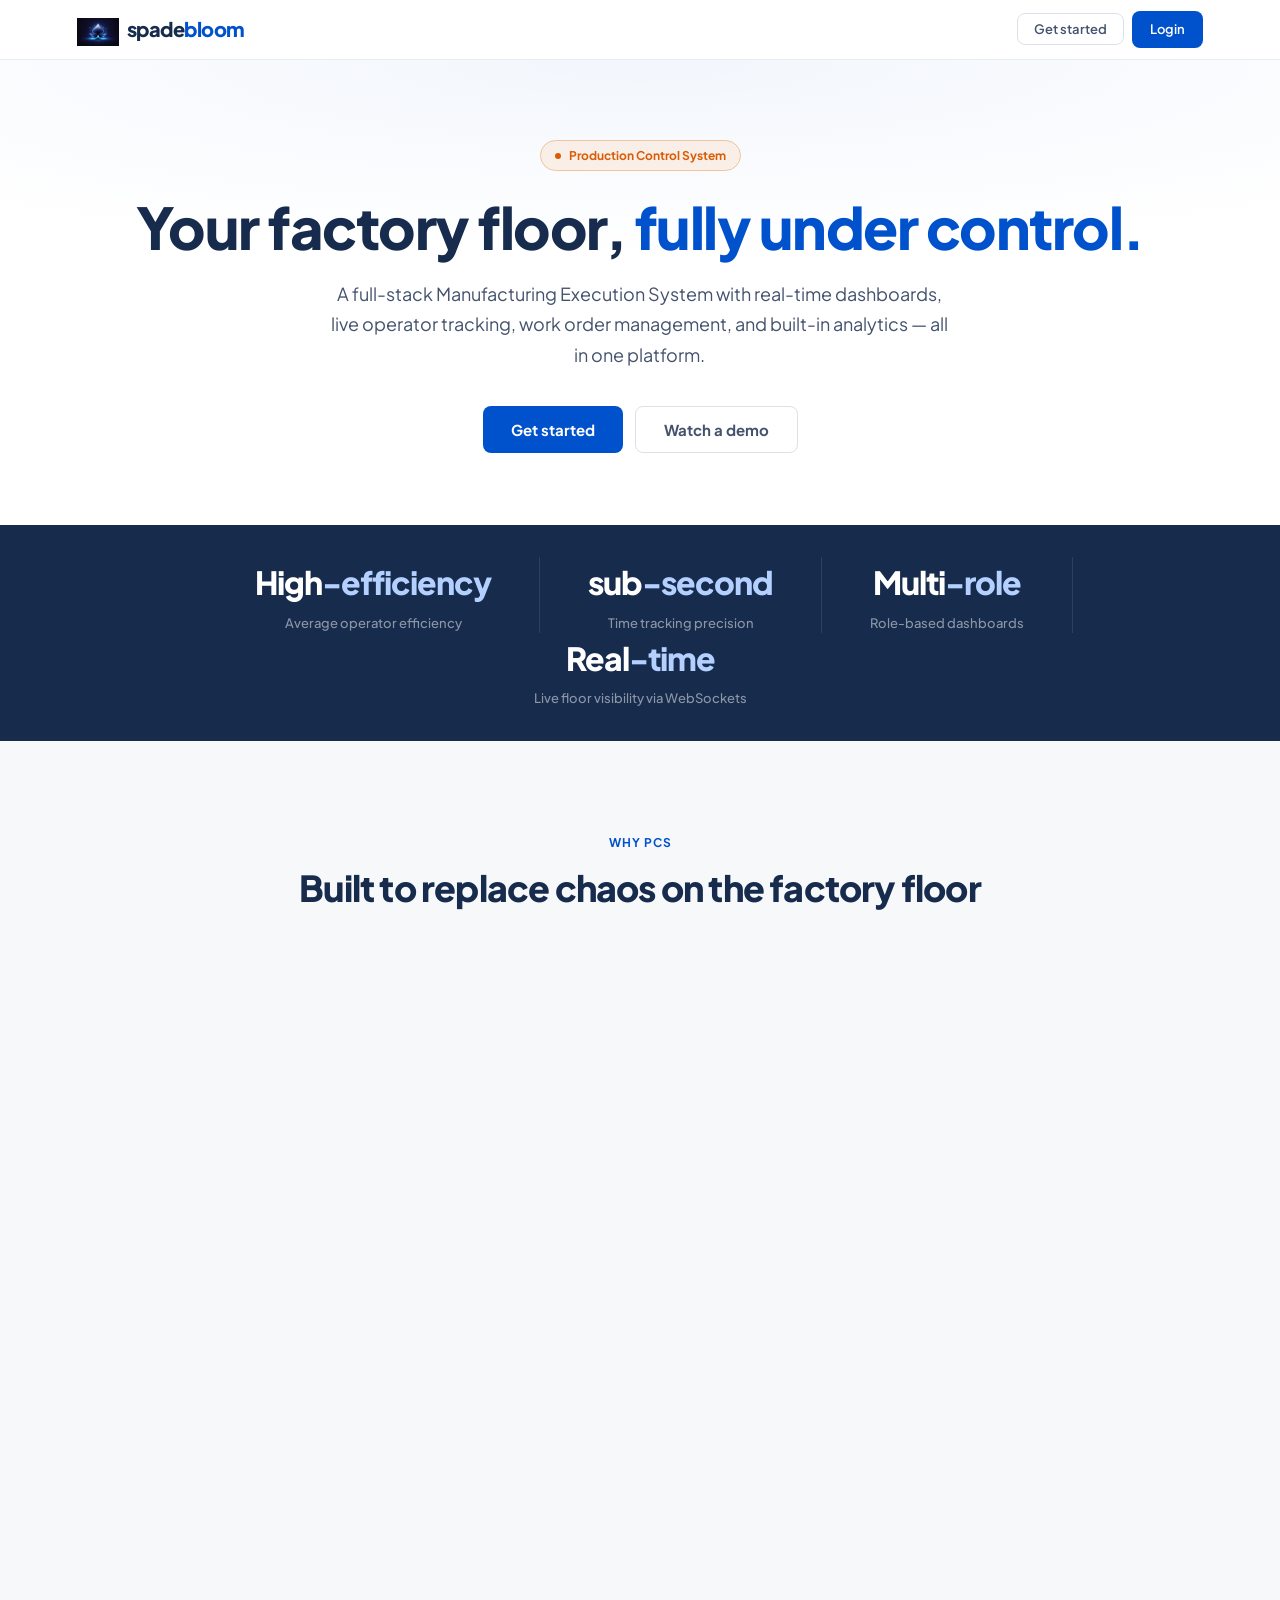
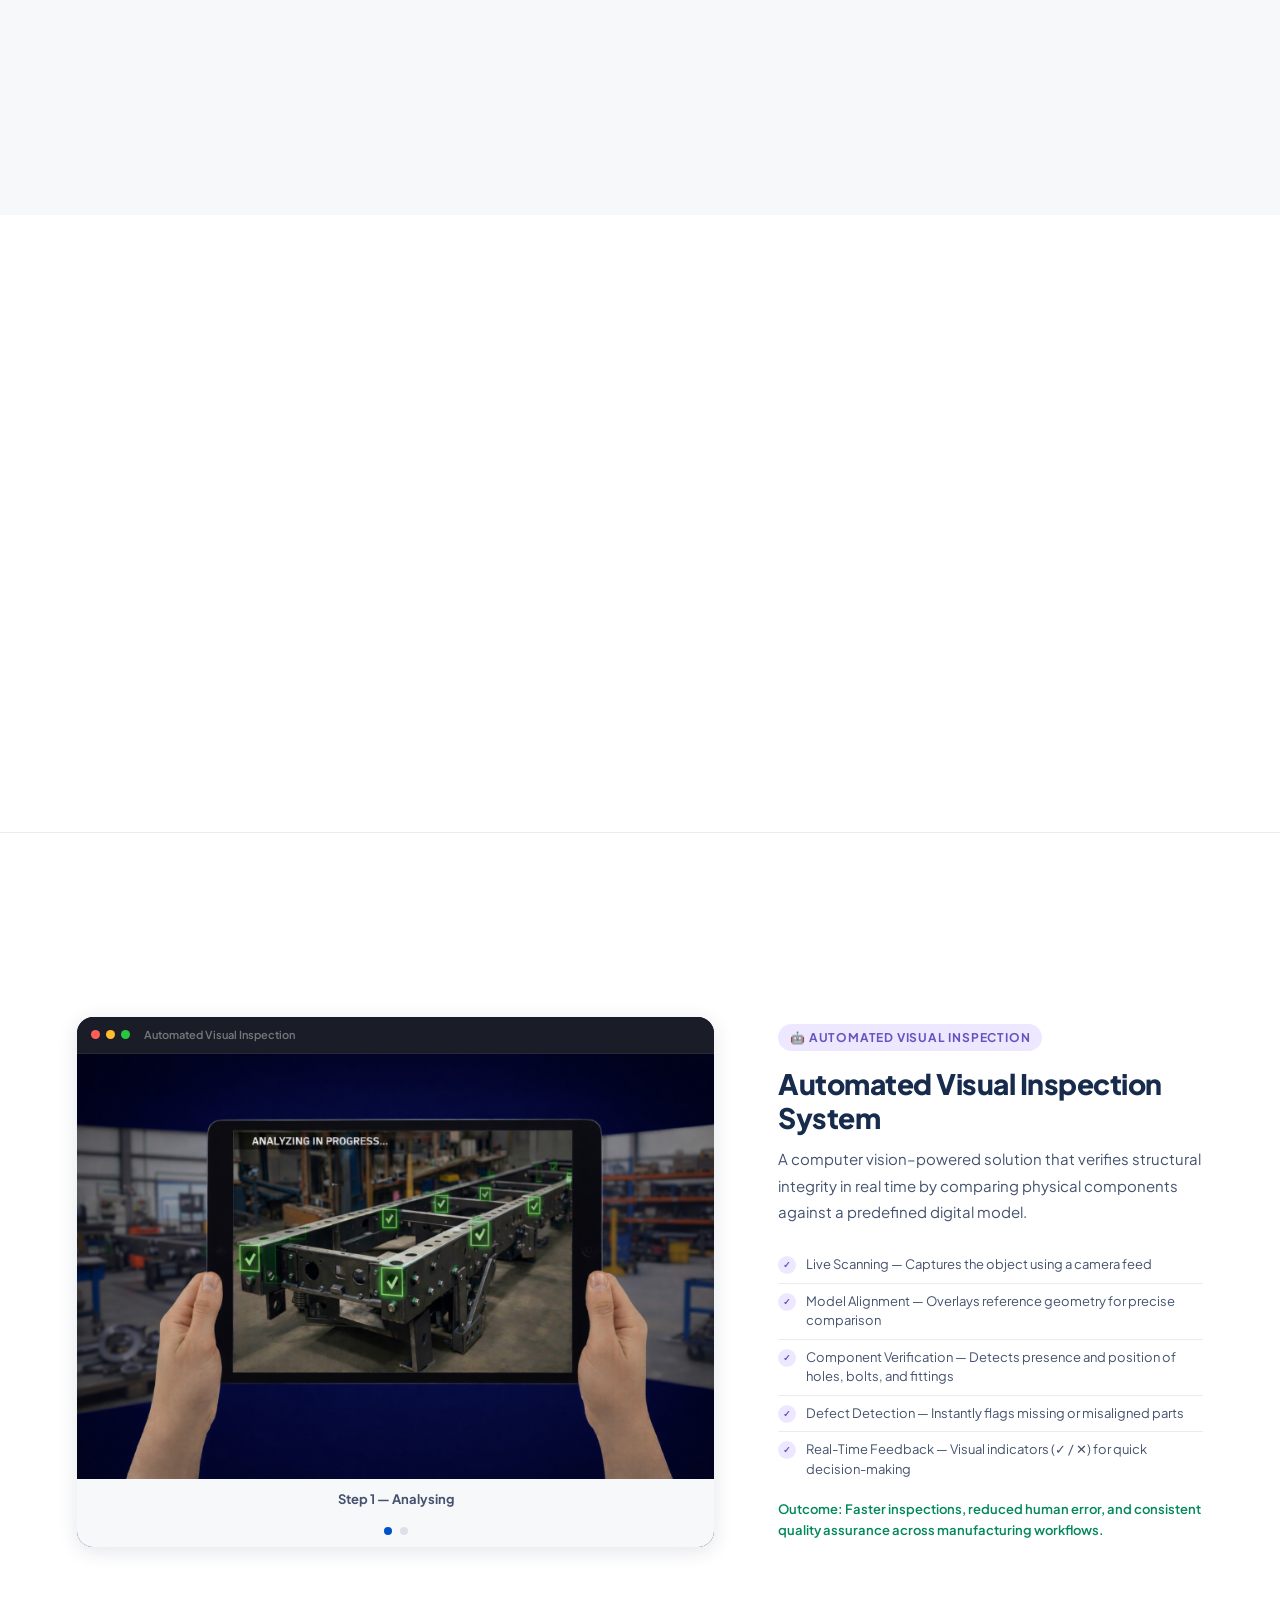
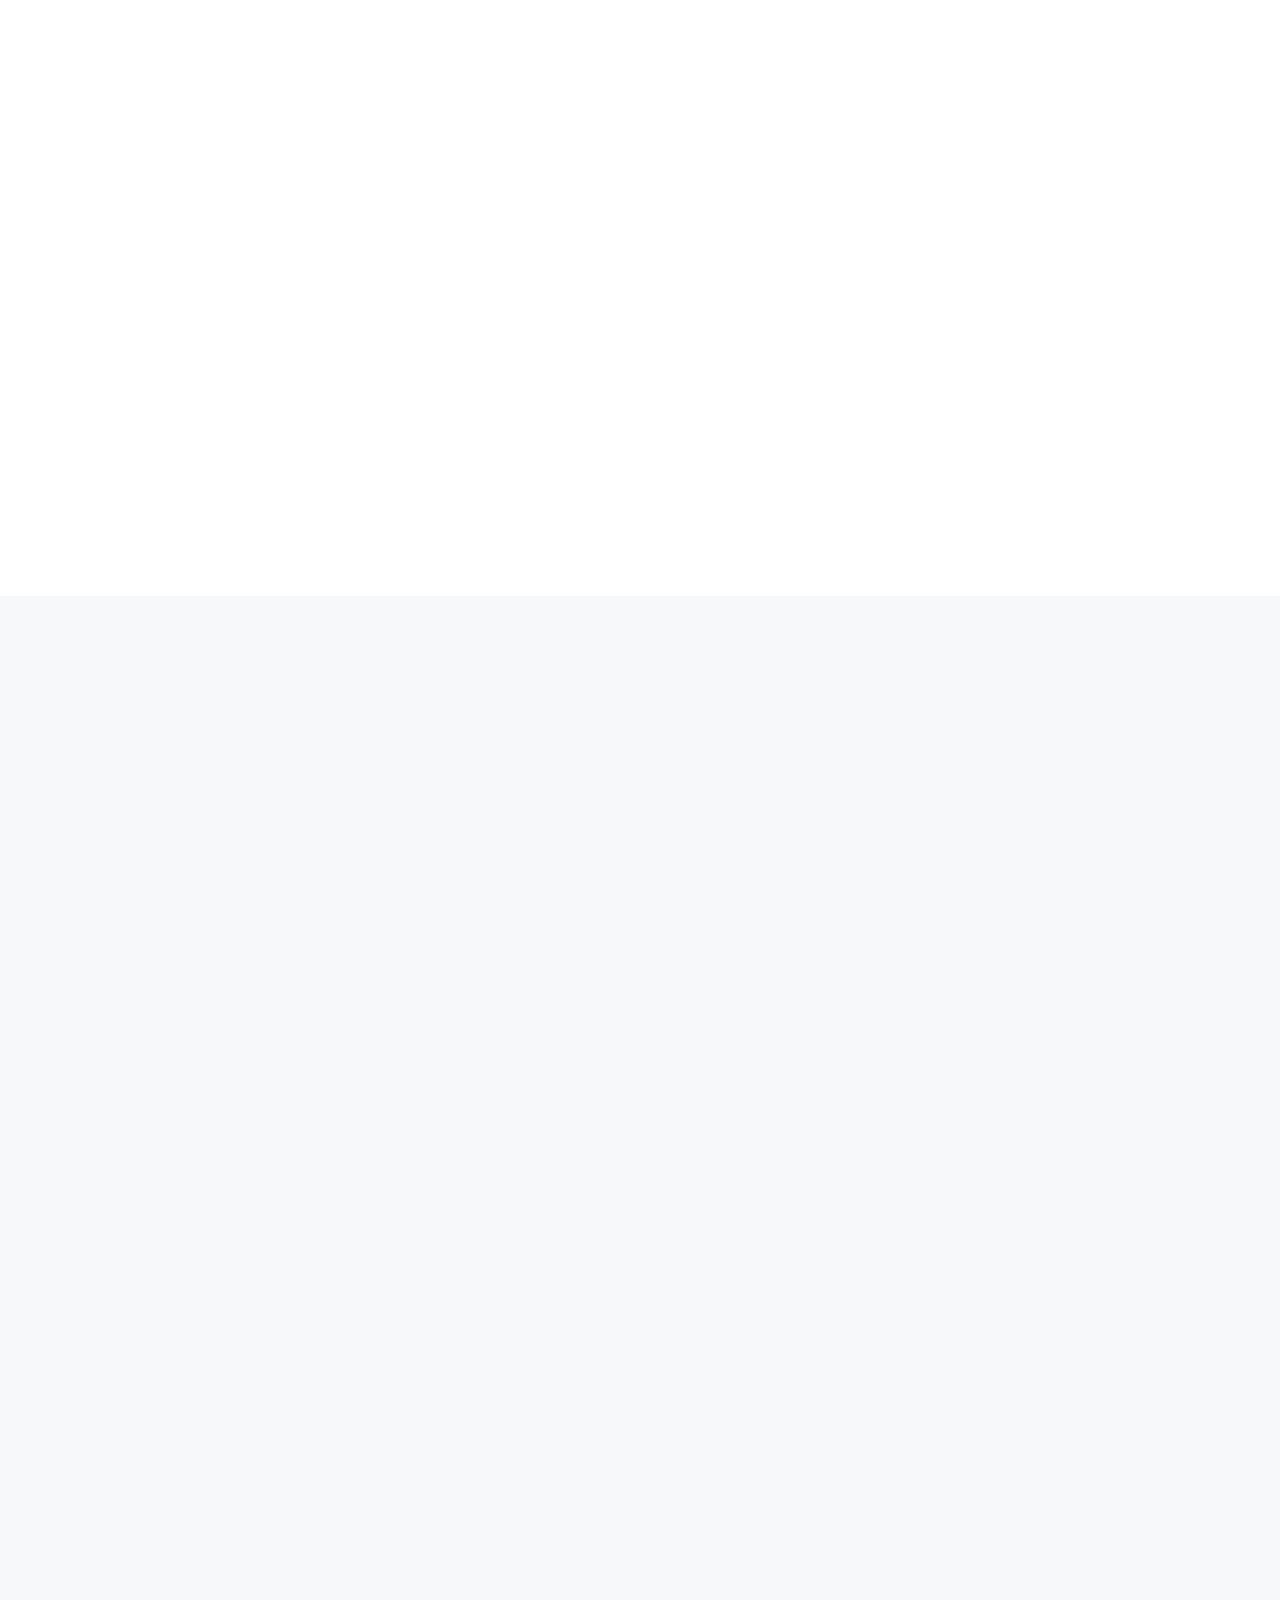
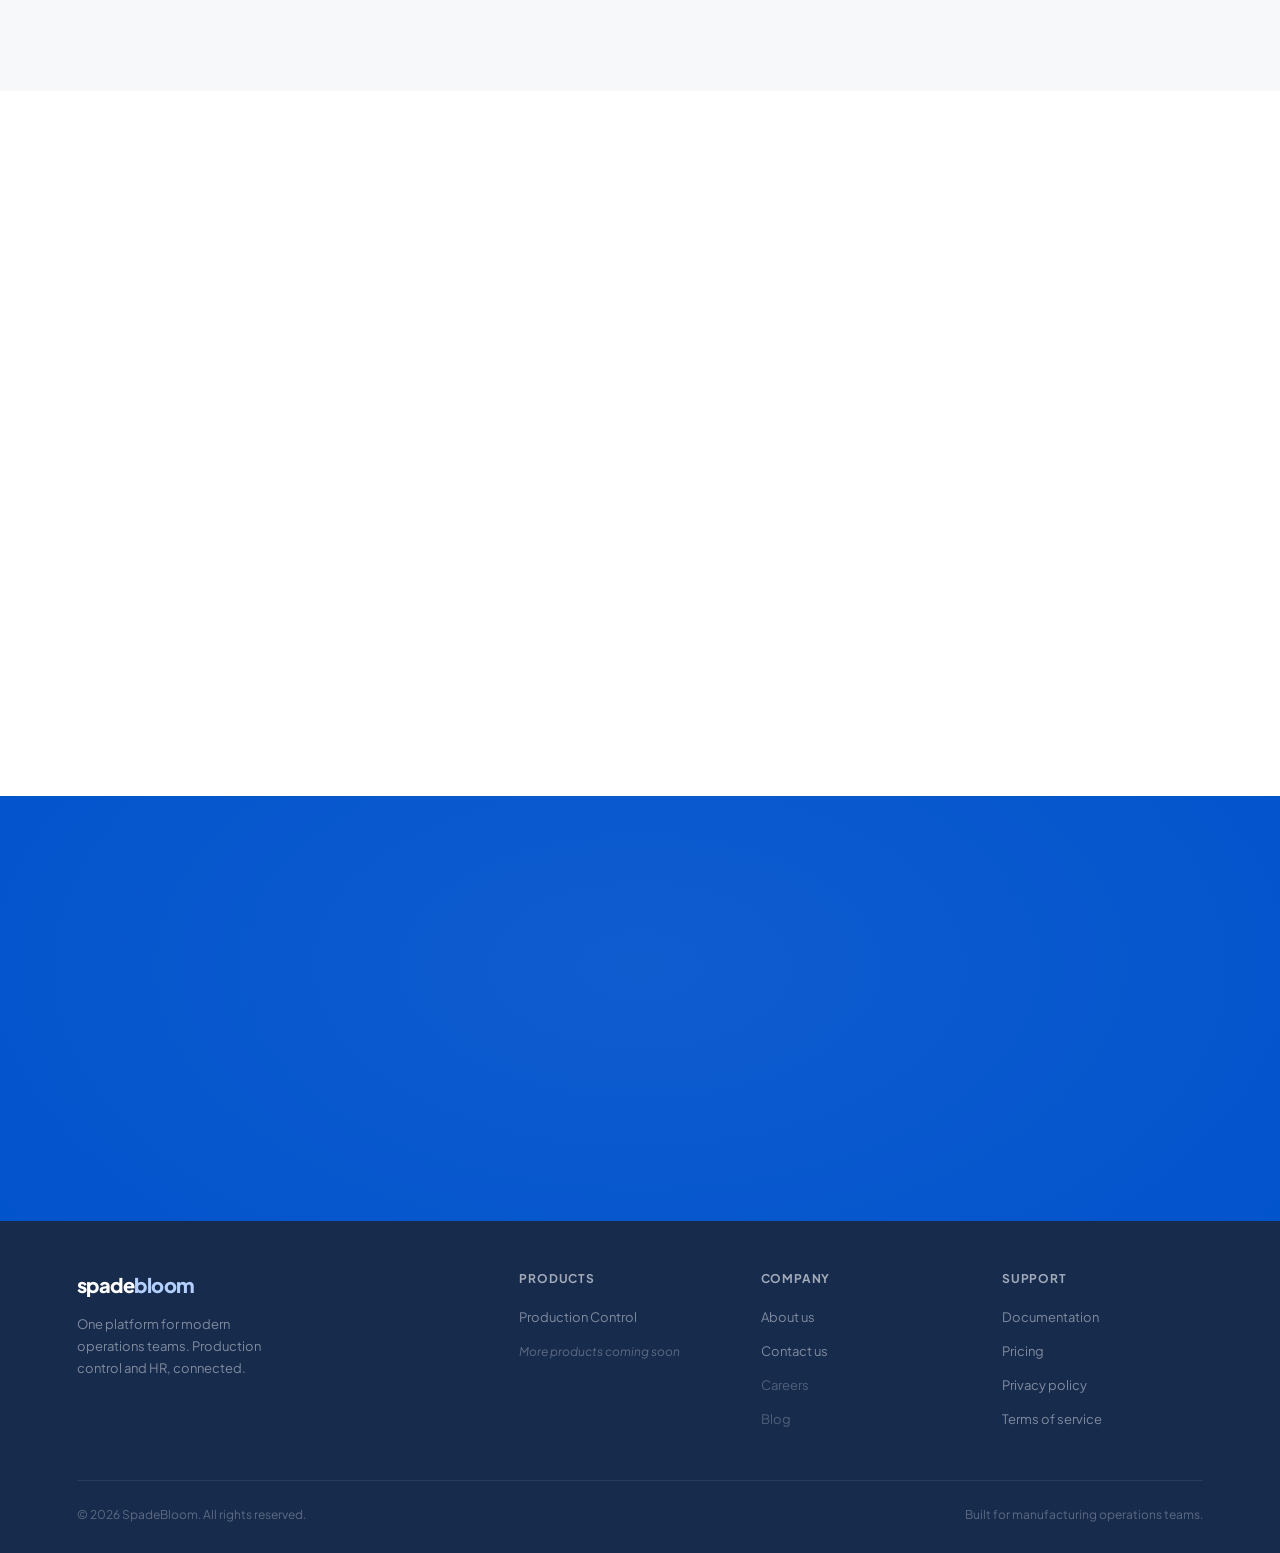
<file: index.html>
<!DOCTYPE html>
<html lang="en">
<head>
<!-- Google tag (gtag.js) -->
<script async src="https://www.googletagmanager.com/gtag/js?id=G-JW3GMCE2BN"></script>
<script>
  window.dataLayer = window.dataLayer || [];
  function gtag(){dataLayer.push(arguments);}
  gtag('js', new Date());
  gtag('config', 'G-JW3GMCE2BN');
</script>
<meta charset="UTF-8">
<meta name="viewport" content="width=device-width, initial-scale=1.0">
<title>Production Control System — SpadeBloom</title>
<link rel="icon" type="image/png" href="images/logo.png">
<link rel="preconnect" href="https://fonts.googleapis.com">
<link href="https://fonts.googleapis.com/css2?family=Plus+Jakarta+Sans:wght@300;400;500;600;700;800&display=swap" rel="stylesheet">
<style>
*{box-sizing:border-box;margin:0;padding:0}
html,body{overflow-x:hidden;width:100%;scroll-behavior:smooth}
:root{
  --white:#ffffff;--bg:#f7f8fa;--bg2:#f0f2f5;
  --blue:#0052cc;--blue-hover:#0065ff;--blue-light:#e6f0ff;--blue-mid:#b3d0ff;
  --text:#172b4d;--text2:#44526e;--text3:#626f86;
  --border:#dce0e8;--border-light:#ebecf0;
  --prod1:#00875a;--prod1-light:#e3fcef;--prod1-mid:#abefc6;
  --prod2:#6554c0;--prod2-light:#ede8ff;--prod2-mid:#c0b6f2;
  --orange:#e05c00;--orange-light:#fff3e8;
  --radius:8px;--radius-lg:12px;--radius-xl:16px;
  --shadow:0 1px 3px rgba(23,43,77,0.08),0 4px 16px rgba(23,43,77,0.06);
  --shadow-hover:0 4px 12px rgba(23,43,77,0.12),0 8px 32px rgba(23,43,77,0.08);
  --shadow-xl:0 8px 40px rgba(23,43,77,0.14),0 2px 8px rgba(23,43,77,0.08);
}
body{background:var(--white);color:var(--text);font-family:'Plus Jakarta Sans',sans-serif;font-size:15px;line-height:1.6}

#progress-bar{position:fixed;top:0;left:0;height:3px;width:0%;background:linear-gradient(90deg,var(--prod1),var(--blue),var(--prod2));z-index:9999;transition:width 0.08s linear}

nav{position:sticky;top:0;z-index:100;background:rgba(255,255,255,0.96);backdrop-filter:blur(8px);border-bottom:1px solid var(--border-light);padding:0 6%;display:flex;align-items:center;justify-content:space-between;height:60px;width:100%}
.logo{font-weight:800;font-size:20px;color:var(--text);letter-spacing:-0.5px;text-decoration:none}
.logo span{color:var(--blue)}
.nav-back{display:flex;align-items:center;gap:8px;font-size:13px;color:var(--text3);font-weight:500;text-decoration:none;padding:6px 12px;border-radius:var(--radius);transition:all 0.15s;border:1.5px solid var(--border)}
.nav-back:hover{color:var(--blue);border-color:var(--blue);background:var(--blue-light)}
.nav-right{display:flex;gap:8px;align-items:center}
.btn-ghost{background:transparent;border:1.5px solid var(--border);color:var(--text2);padding:7px 16px;border-radius:var(--radius);font-size:13px;font-weight:600;cursor:pointer;font-family:'Plus Jakarta Sans',sans-serif;transition:all 0.15s}
.btn-ghost:hover{border-color:var(--blue);color:var(--blue);background:var(--blue-light)}
.btn-primary{background:var(--blue);border:none;color:#fff;padding:8px 18px;border-radius:var(--radius);font-size:13px;font-weight:600;cursor:pointer;font-family:'Plus Jakarta Sans',sans-serif;transition:all 0.15s}
.btn-primary:hover{background:var(--blue-hover)}

/* HERO */
.hero{padding:80px 6% 72px;background:var(--white);position:relative;overflow:hidden;text-align:center}
.hero::before{content:'';position:absolute;top:0;left:0;right:0;height:70%;background:radial-gradient(ellipse 80% 60% at 50% 0%,rgba(0,82,204,0.05),transparent);pointer-events:none}
.hero-badge{display:inline-flex;align-items:center;gap:8px;background:var(--orange-light);border:1px solid #f5c89a;border-radius:100px;padding:5px 14px;font-size:12px;color:var(--orange);margin-bottom:24px;font-weight:700}
.hero-badge-dot{width:6px;height:6px;background:var(--orange);border-radius:50%;animation:pulse 2s infinite}
@keyframes pulse{0%,100%{opacity:1}50%{opacity:0.4}}
.hero h1{font-size:clamp(36px,4.5vw,58px);line-height:1.1;letter-spacing:-1.5px;color:var(--text);max-width:100%;margin:0 auto 20px;font-weight:800;white-space:nowrap}
.hero h1 em{font-style:normal;color:var(--blue)}
.hero-sub{font-size:18px;color:var(--text2);max-width:55%;margin:0 auto 36px;font-weight:400;line-height:1.7}
.hero-btns{display:flex;gap:12px;justify-content:center;flex-wrap:wrap;margin-bottom:0px}
.btn-lg{padding:13px 28px;border-radius:var(--radius);font-size:15px;font-weight:700;cursor:pointer;font-family:'Plus Jakarta Sans',sans-serif;transition:all 0.2s;border:none}
.btn-lg-primary{background:var(--blue);color:#fff}
.btn-lg-primary:hover{background:var(--blue-hover);transform:translateY(-1px);box-shadow:0 4px 16px rgba(0,82,204,0.3)}
.btn-lg-ghost{background:transparent;border:1.5px solid var(--border);color:var(--text2)}
.btn-lg-ghost:hover{border-color:var(--blue);color:var(--blue);background:var(--blue-light)}

/* HERO SCREENSHOT */
.hero-screen-wrap{position:relative;max-width:960px;margin:0 auto}
.hero-screen-glow{position:absolute;top:5%;left:50%;transform:translateX(-50%);width:70%;height:60%;background:radial-gradient(ellipse,rgba(0,82,204,0.1),transparent 70%);pointer-events:none;z-index:0}
.browser-frame{background:var(--white);border:1px solid var(--border);border-radius:var(--radius-xl) var(--radius-xl) 0 0;overflow:hidden;box-shadow:var(--shadow-xl);position:relative;z-index:1}
.browser-bar{background:var(--bg);padding:10px 16px;display:flex;align-items:center;gap:8px;border-bottom:1px solid var(--border-light)}
.browser-dot{width:10px;height:10px;border-radius:50%}
.browser-url{flex:1;background:var(--white);border:1px solid var(--border-light);border-radius:6px;padding:4px 12px;font-size:11px;color:var(--text3);margin:0 12px;font-family:monospace}
.browser-img{width:100%;display:block}

/* STATS */
.stats-bar{background:var(--text);padding:32px 6%;display:flex;justify-content:center;flex-wrap:wrap}
.stat-item{text-align:center;padding:0 48px;border-right:1px solid rgba(255,255,255,0.1)}
.stat-item:last-child{border-right:none}
.stat-num{font-size:32px;font-weight:800;color:#fff;letter-spacing:-1px;display:block}
.stat-num span{color:var(--blue-mid)}
.stat-desc{font-size:13px;color:rgba(255,255,255,0.5);font-weight:500;margin-top:4px}

/* SECTIONS */
section{padding:88px 6%}
.section-tag{display:inline-block;font-size:12px;font-weight:700;color:var(--blue);text-transform:uppercase;letter-spacing:1px;margin-bottom:14px}
.section-title{font-size:clamp(26px,2.8vw,40px);line-height:1.2;letter-spacing:-0.8px;color:var(--text);margin-bottom:14px;font-weight:800}
.section-sub{font-size:16px;color:var(--text2);max-width:540px;line-height:1.7}
.section-center{text-align:center}
.section-center .section-sub{margin:0 auto}
.bg-grey{background:var(--bg)}

/* PROBLEMS */
.problems-grid{display:grid;grid-template-columns:1fr 1fr;gap:14px;margin-top:48px}
.prob-card{background:var(--white);border:1px solid var(--border);border-radius:var(--radius-lg);padding:20px 24px;display:flex;align-items:flex-start;gap:14px;box-shadow:0 1px 3px rgba(23,43,77,0.05)}
.prob-card.prob{border-left:3px solid #de350b}
.prob-card.sol{border-left:3px solid var(--prod1)}
.prob-icon{width:34px;height:34px;border-radius:var(--radius);display:flex;align-items:center;justify-content:center;font-size:15px;flex-shrink:0}
.prob-icon.red{background:#ffebe6}
.prob-icon.green{background:var(--prod1-light)}
.prob-label{font-size:11px;font-weight:700;text-transform:uppercase;letter-spacing:0.5px;margin-bottom:4px}
.prob-label.red{color:#de350b}
.prob-label.green{color:var(--prod1)}
.prob-text{font-size:13px;color:var(--text2);line-height:1.6}


.scroll-section{border-top:1px solid var(--border-light);position:relative;min-height:100vh;display:flex;align-items:center}
.scroll-content{display:grid;grid-template-columns:3fr 2fr;gap:64px;padding:72px 6%;align-items:center;width:100%}
.scroll-img-wrap{position:relative;border-radius:var(--radius-xl);overflow:hidden;box-shadow:0 4px 20px rgba(23,43,77,0.12);background:#0a1628}
.scroll-img{position:absolute;top:0;left:0;width:100%;height:100%;object-fit:contain;object-position:center;display:block;opacity:0;transition:opacity 0.3s ease}
.scroll-img:first-of-type{position:relative}
.scroll-img.active{opacity:1;z-index:1}
.scroll-caption{text-align:center;padding:10px;font-size:13px;font-weight:700;color:var(--text2);background:var(--bg);position:relative;z-index:2}
.scroll-dots{display:flex;justify-content:center;gap:8px;padding:8px 0 12px;background:var(--bg);position:relative;z-index:2}
.scroll-dot{width:8px;height:8px;border-radius:50%;background:var(--border);transition:background 0.3s}
.scroll-dot.active{background:var(--blue)}

/* FEATURE BLOCKS — Linear style split layout */
.feature-section{padding:0}
.feature-block{display:grid;grid-template-columns:2fr 3fr;gap:64px;align-items:center;padding:72px 6%;border-top:1px solid var(--border-light)}
.feature-block:first-child{border-top:none}
.feature-block.reverse{direction:rtl}
.feature-block.reverse>*{direction:ltr}
.feat-label{display:inline-flex;align-items:center;gap:7px;font-size:12px;font-weight:700;text-transform:uppercase;letter-spacing:0.8px;margin-bottom:16px;padding:4px 12px;border-radius:100px}
.feat-label.blue{background:var(--blue-light);color:var(--blue)}
.feat-label.green{background:var(--prod1-light);color:var(--prod1)}
.feat-label.purple{background:var(--prod2-light);color:var(--prod2)}
.feat-label.orange{background:var(--orange-light);color:var(--orange)}
.feat-title{font-size:clamp(22px,2.2vw,30px);font-weight:800;color:var(--text);letter-spacing:-0.5px;line-height:1.2;margin-bottom:12px}
.feat-desc{font-size:15px;color:var(--text2);line-height:1.75;margin-bottom:22px}
.feat-points{list-style:none}
.feat-points li{font-size:13px;color:var(--text2);padding:8px 0;border-bottom:1px solid var(--border-light);display:flex;align-items:flex-start;gap:10px;line-height:1.5}
.feat-points li:last-child{border-bottom:none}
.fp-check{width:18px;height:18px;border-radius:50%;display:flex;align-items:center;justify-content:center;flex-shrink:0;font-size:9px;font-weight:800;margin-top:1px}
.fp-check.blue{background:var(--blue-light);color:var(--blue)}
.fp-check.green{background:var(--prod1-light);color:var(--prod1)}
.fp-check.purple{background:var(--prod2-light);color:var(--prod2)}
.fp-check.orange{background:var(--orange-light);color:var(--orange)}

/* SCREENSHOT FRAME with colored glow */
.screen-frame{position:relative}
.screen-glow-blue{position:absolute;inset:-24px;background:radial-gradient(ellipse at center,rgba(0,82,204,0.12),transparent 70%);border-radius:24px;z-index:0}
.screen-glow-green{position:absolute;inset:-24px;background:radial-gradient(ellipse at center,rgba(0,135,90,0.12),transparent 70%);border-radius:24px;z-index:0}
.screen-glow-purple{position:absolute;inset:-24px;background:radial-gradient(ellipse at center,rgba(101,84,192,0.12),transparent 70%);border-radius:24px;z-index:0}
.screen-glow-orange{position:absolute;inset:-24px;background:radial-gradient(ellipse at center,rgba(224,92,0,0.12),transparent 70%);border-radius:24px;z-index:0}
.screen-inner{position:relative;z-index:1;background:var(--white);border:1px solid var(--border);border-radius:var(--radius-xl);overflow:hidden;box-shadow:var(--shadow-xl)}
.screen-bar{background:var(--bg);padding:9px 14px;display:flex;align-items:center;gap:6px;border-bottom:1px solid var(--border-light)}
.screen-dot{width:9px;height:9px;border-radius:50%}
.screen-title-bar{font-size:11px;color:var(--text3);margin-left:8px;font-weight:600}
.screen-img{width:100%;display:block;border-radius:0 0 var(--radius-xl) var(--radius-xl)}

/* BENTO */
.bento-grid{display:grid;grid-template-columns:repeat(3,1fr);gap:20px;margin-top:48px}
.bento-card{background:var(--white);border:1px solid var(--border);border-radius:var(--radius-xl);padding:28px;box-shadow:var(--shadow);transition:transform 0.2s,box-shadow 0.2s;position:relative;overflow:hidden}
.bento-card:hover{transform:translateY(-3px);box-shadow:var(--shadow-hover)}
.bento-card.span2{grid-column:span 2}
.bento-icon{width:48px;height:48px;border-radius:12px;display:flex;align-items:center;justify-content:center;font-size:22px;margin-bottom:18px}
.bento-title{font-size:15px;font-weight:700;color:var(--text);margin-bottom:8px}
.bento-text{font-size:13px;color:var(--text2);line-height:1.65}
.bento-accent{position:absolute;top:0;left:0;right:0;height:3px}

/* ROLES */
.roles-grid{display:grid;grid-template-columns:repeat(4,1fr);gap:16px;margin-top:48px}
.role-card{background:var(--white);border:1px solid var(--border);border-radius:var(--radius-xl);padding:28px;box-shadow:var(--shadow);transition:transform 0.2s,box-shadow 0.2s}
.role-card:hover{transform:translateY(-3px);box-shadow:var(--shadow-hover)}
.role-avatar{width:52px;height:52px;border-radius:14px;display:flex;align-items:center;justify-content:center;font-size:24px;margin-bottom:18px}
.role-name{font-size:16px;font-weight:800;color:var(--text);margin-bottom:6px}
.role-desc{font-size:13px;color:var(--text2);line-height:1.6;margin-bottom:16px}
.role-tags{display:flex;flex-wrap:wrap;gap:6px}
.role-tag{font-size:11px;font-weight:600;padding:3px 10px;border-radius:100px}

/* TESTIMONIALS */
.testimonials-grid{display:grid;grid-template-columns:repeat(3,1fr);gap:20px;margin-top:48px}
.testimonial-card{background:var(--white);border:1px solid var(--border);border-radius:var(--radius-xl);padding:28px;box-shadow:var(--shadow);transition:transform 0.2s,box-shadow 0.2s}
.testimonial-card:hover{transform:translateY(-3px);box-shadow:var(--shadow-hover)}
.stars{color:#ff8b00;font-size:13px;margin-bottom:16px;letter-spacing:1px}
.testimonial-text{font-size:14px;color:var(--text2);line-height:1.75;margin-bottom:20px;font-style:italic}
.testimonial-author{display:flex;align-items:center;gap:12px}
.author-avatar{width:38px;height:38px;border-radius:50%;display:flex;align-items:center;justify-content:center;font-size:12px;font-weight:700;flex-shrink:0}
.author-name{font-size:13px;font-weight:700;color:var(--text)}
.author-title{font-size:11px;color:var(--text3)}

/* CTA */
.cta-section{background:var(--blue);text-align:center;padding:88px 6%;position:relative;overflow:hidden}
.cta-section::before{content:'';position:absolute;top:-60%;left:-10%;width:120%;height:200%;background:radial-gradient(ellipse 60% 60% at 50% 50%,rgba(255,255,255,0.06),transparent);pointer-events:none}
.cta-section .section-tag{color:rgba(255,255,255,0.7)}
.cta-section h2{color:#fff;font-size:clamp(28px,3vw,44px);letter-spacing:-1px;margin-bottom:14px;font-weight:800}
.cta-section p{font-size:16px;color:rgba(255,255,255,0.75);margin-bottom:36px;max-width:480px;margin-left:auto;margin-right:auto}
.cta-btns{display:flex;gap:14px;justify-content:center;flex-wrap:wrap}
.btn-lg-white{background:#fff;border:none;color:var(--blue);font-weight:700}
.btn-lg-white:hover{background:#f0f7ff;transform:translateY(-1px)}
.btn-lg-outline-white{background:transparent;border:2px solid rgba(255,255,255,0.5);color:#fff;font-weight:600}
.btn-lg-outline-white:hover{border-color:#fff;background:rgba(255,255,255,0.1)}

/* DEMO MODAL */
.modal-overlay{position:fixed;inset:0;background:rgba(23,43,77,0.5);backdrop-filter:blur(4px);z-index:9998;display:none;align-items:flex-start;justify-content:center;padding:24px;overflow-y:auto;-webkit-overflow-scrolling:touch}
.modal-overlay.active{display:flex}
.modal-box{background:var(--white);border:1px solid var(--border);border-radius:var(--radius-xl);width:100%;max-width:720px;padding:40px 36px;position:relative;box-shadow:var(--shadow-xl);animation:modalIn 0.25s ease;margin:auto 0}
@keyframes modalIn{from{opacity:0;transform:translateY(20px) scale(0.97)}to{opacity:1;transform:translateY(0) scale(1)}}
.modal-close{position:absolute;top:16px;right:16px;background:var(--bg);border:1px solid var(--border-light);color:var(--text3);width:32px;height:32px;border-radius:50%;font-size:18px;cursor:pointer;display:flex;align-items:center;justify-content:center;transition:all 0.15s}
.modal-close:hover{background:var(--bg2);color:var(--text)}
.modal-badge{display:inline-block;font-size:11px;font-weight:700;text-transform:uppercase;letter-spacing:1px;color:var(--blue);background:var(--blue-light);border:1px solid var(--blue-mid);border-radius:100px;padding:4px 14px;margin-bottom:20px}
.modal-title{font-size:clamp(24px,3vw,36px);font-weight:800;color:var(--text);letter-spacing:-0.5px;line-height:1.2;margin-bottom:8px}
.modal-title em{font-style:normal;color:var(--blue)}
.modal-subtitle{font-size:15px;color:var(--text3);margin-bottom:32px}
.modal-form{display:grid;grid-template-columns:1fr 1fr;gap:20px}
.modal-field{display:flex;flex-direction:column;gap:6px}
.modal-field.full{grid-column:span 2}
.modal-field label{font-size:13px;font-weight:600;color:var(--text)}
.modal-field label .req{color:var(--blue)}
.modal-field input,.modal-field select,.modal-field textarea{background:var(--bg);border:1.5px solid var(--border);border-radius:var(--radius);padding:12px 14px;font-size:14px;color:var(--text);font-family:'Plus Jakarta Sans',sans-serif;transition:border 0.15s;outline:none;width:100%;box-sizing:border-box}
.modal-field input::placeholder,.modal-field textarea::placeholder{color:var(--text3)}
.modal-field input:focus,.modal-field select:focus,.modal-field textarea:focus{border-color:var(--blue);box-shadow:0 0 0 3px rgba(0,82,204,0.1)}
.modal-field input.error,.modal-field select.error,.modal-field textarea.error{border-color:#de350b}
.modal-field .error-msg{font-size:11px;color:#de350b;min-height:16px}
.modal-field select{appearance:none;-webkit-appearance:none;background-image:url("data:image/svg+xml,%3Csvg xmlns='http://www.w3.org/2000/svg' width='12' height='8' fill='%23626f86'%3E%3Cpath d='M1 1l5 5 5-5'/%3E%3C/svg%3E");background-repeat:no-repeat;background-position:right 14px center;padding-right:36px}
.modal-field select option{background:var(--white);color:var(--text)}
.modal-field textarea{resize:vertical;min-height:100px}
.modal-submit{grid-column:span 2;background:var(--blue);border:none;color:#fff;padding:14px;border-radius:var(--radius);font-size:15px;font-weight:700;cursor:pointer;font-family:'Plus Jakarta Sans',sans-serif;transition:all 0.2s;margin-top:4px}
.modal-submit:hover{background:var(--blue-hover);transform:translateY(-1px);box-shadow:0 4px 16px rgba(0,82,204,0.3)}
.modal-success{display:none;text-align:center;padding:40px 20px}
.modal-success .success-icon{font-size:48px;margin-bottom:16px}
.modal-success h3{color:var(--text);font-size:22px;font-weight:800;margin-bottom:8px}
.modal-success p{color:var(--text3);font-size:15px}

/* FOOTER */
footer{background:var(--text);padding:48px 6% 28px}
.footer-grid{display:grid;grid-template-columns:2fr 1fr 1fr 1fr;gap:40px;margin-bottom:40px}
.footer-brand .logo{color:#fff}
.footer-brand .logo span{color:var(--blue-mid)}
.footer-brand p{font-size:13px;color:rgba(255,255,255,0.45);margin-top:12px;line-height:1.7;max-width:220px}
.footer-col h4{font-size:12px;font-weight:700;color:rgba(255,255,255,0.6);text-transform:uppercase;letter-spacing:0.8px;margin-bottom:16px}
.footer-col ul{list-style:none}
.footer-col li{margin-bottom:10px}
.footer-col a{color:rgba(255,255,255,0.45);text-decoration:none;font-size:13px;transition:color 0.15s}
.footer-col a:hover{color:#fff}
.footer-bottom{border-top:1px solid rgba(255,255,255,0.08);padding-top:24px;display:flex;justify-content:space-between;font-size:12px;color:rgba(255,255,255,0.3)}

/* RESPONSIVE — Tablet */
@media(max-width:1024px){
  .feature-block{grid-template-columns:1fr;gap:32px}
  .feature-block.reverse{direction:ltr}
  .scroll-content{grid-template-columns:1fr}
  .roles-grid{grid-template-columns:repeat(2,1fr)}
  .bento-grid{grid-template-columns:repeat(2,1fr)}
  .bento-card.span2{grid-column:span 1}
  .testimonials-grid{grid-template-columns:repeat(2,1fr)}
  .footer-grid{grid-template-columns:1fr 1fr}
}

/* RESPONSIVE — Mobile */
@media(max-width:768px){
  nav{padding:0 4%;height:54px}
  .nav-right{gap:6px}
  .btn-ghost,.btn-primary{padding:6px 12px;font-size:12px}
  .hero{padding:48px 4% 40px}
  .hero h1{font-size:clamp(24px,7vw,36px);white-space:normal}
  .hero-sub{font-size:15px}
  .hero-btns{flex-direction:column;align-items:center}
  .btn-lg{width:100%;text-align:center}
  .hero-screen-wrap{margin-top:24px}
  .stats-bar{flex-direction:column;gap:20px;padding:24px 4%}
  .stat-item{border-right:none;border-bottom:1px solid rgba(255,255,255,0.1);padding:0 0 16px}
  .stat-item:last-child{border-bottom:none;padding-bottom:0}
  section{padding:48px 4%}
  .section-title{font-size:clamp(22px,6vw,30px)}
  .problems-grid{grid-template-columns:1fr;gap:12px}
  .feature-block{grid-template-columns:1fr;gap:24px;padding:40px 4%}
  .feature-block.reverse{direction:ltr}
  .feat-title{font-size:clamp(20px,5vw,26px)}
  .bento-grid{grid-template-columns:1fr;gap:14px}
  .bento-card.span2{grid-column:span 1}
  .roles-grid{grid-template-columns:1fr;gap:14px}
  .testimonials-grid{grid-template-columns:1fr;gap:14px}
  .cta-section{padding:48px 4%}
  .cta-section h2{font-size:clamp(22px,6vw,32px)}
  .cta-btns{flex-direction:column;align-items:center}
  .cta-btns .btn-lg{width:100%;text-align:center}
  .footer-grid{grid-template-columns:1fr;gap:24px}
  footer{padding:32px 4% 20px}
  /* Modal mobile */
  .modal-box{padding:24px 18px;max-width:100%;border-radius:var(--radius-lg)}
  .modal-form{grid-template-columns:1fr}
  .modal-field.full{grid-column:span 1}
  .modal-submit{grid-column:span 1}
  .modal-title{font-size:20px}
  .legal-box{padding:24px 18px;border-radius:var(--radius-lg)}
  .legal-title{font-size:20px}
}

/* LEGAL MODALS */
.legal-overlay{position:fixed;inset:0;background:rgba(23,43,77,0.5);backdrop-filter:blur(4px);z-index:9998;display:none;align-items:flex-start;justify-content:center;padding:24px;overflow-y:auto;-webkit-overflow-scrolling:touch}
.legal-overlay.active{display:flex}
.legal-box{background:var(--white);border:1px solid var(--border);border-radius:var(--radius-xl);width:100%;max-width:720px;padding:40px 36px;position:relative;box-shadow:0 24px 80px rgba(23,43,77,0.18);animation:legalIn 0.25s ease;margin:auto 0}
@keyframes legalIn{from{opacity:0;transform:translateY(20px) scale(0.97)}to{opacity:1;transform:translateY(0) scale(1)}}
.legal-close{position:absolute;top:16px;right:16px;background:var(--bg);border:1px solid var(--border-light);color:var(--text3);width:32px;height:32px;border-radius:50%;font-size:18px;cursor:pointer;display:flex;align-items:center;justify-content:center;transition:all 0.15s}
.legal-close:hover{background:var(--bg2);color:var(--text)}
.legal-badge{display:inline-block;font-size:11px;font-weight:700;text-transform:uppercase;letter-spacing:1px;color:var(--blue);background:var(--blue-light);border:1px solid var(--blue-mid);border-radius:100px;padding:4px 14px;margin-bottom:16px}
.legal-title{font-size:24px;font-weight:800;color:var(--text);letter-spacing:-0.5px;margin-bottom:6px}
.legal-updated{font-size:13px;color:var(--text3);margin-bottom:28px}
.legal-content h3{font-size:16px;font-weight:700;color:var(--text);margin:24px 0 8px}
.legal-content h3:first-child{margin-top:0}
.legal-content p{font-size:14px;color:var(--text2);line-height:1.75;margin-bottom:12px}
.legal-content ul{margin:0 0 12px 20px;font-size:14px;color:var(--text2);line-height:1.75}
.legal-content ul li{margin-bottom:4px}

/* REVEAL */
.reveal{opacity:0;transform:translateY(24px);transition:opacity 0.6s ease,transform 0.6s ease}
.reveal.visible{opacity:1;transform:none}
.reveal-left{opacity:0;transform:translateX(-32px);transition:opacity 0.6s ease,transform 0.6s ease}
.reveal-left.visible{opacity:1;transform:none}
.reveal-right{opacity:0;transform:translateX(32px);transition:opacity 0.6s ease,transform 0.6s ease}
.reveal-right.visible{opacity:1;transform:none}
.reveal-scale{opacity:0;transform:scale(0.96);transition:opacity 0.7s ease,transform 0.7s ease}
.reveal-scale.visible{opacity:1;transform:none}
.d1{transition-delay:0.05s}.d2{transition-delay:0.1s}.d3{transition-delay:0.15s}
.d4{transition-delay:0.2s}.d5{transition-delay:0.25s}.d6{transition-delay:0.3s}
.d7{transition-delay:0.35s}.d8{transition-delay:0.4s}

@media(max-width:960px){
  .feature-block{grid-template-columns:1fr;gap:40px}
  .feature-block.reverse{direction:ltr}
  .problems-grid,.bento-grid,.roles-grid,.testimonials-grid{grid-template-columns:1fr 1fr}
  .bento-card.span2{grid-column:span 1}
  .footer-grid{grid-template-columns:1fr 1fr}
}
@media(max-width:600px){
  .problems-grid,.bento-grid,.roles-grid,.testimonials-grid{grid-template-columns:1fr}
  .stat-item{border-right:none;border-bottom:1px solid rgba(255,255,255,0.1);padding:16px 24px}
}

  .screen-glow-dark{position:absolute;inset:-24px;background:radial-gradient(ellipse at center,rgba(80,60,180,0.15),transparent 70%);border-radius:24px;z-index:0}
  .screen-inner-dark{position:relative;z-index:1;background:#0f1117;border:1px solid rgba(255,255,255,0.08);border-radius:var(--radius-xl);overflow:hidden;box-shadow:0 8px 40px rgba(0,0,0,0.4),0 2px 8px rgba(0,0,0,0.2)}
  .screen-bar-dark{background:#1a1d27;padding:9px 14px;display:flex;align-items:center;gap:6px;border-bottom:1px solid rgba(255,255,255,0.06)}
</style>
</head>
<body>
<div id="progress-bar"></div>

<nav>
  <a class="logo" href="#"><img src="images/logo.png" alt="SpadeBloom" style="height:28px;vertical-align:middle;margin-right:8px">spade<span>bloom</span></a>
  <div class="nav-right">
    <button class="btn-ghost">Get started</button>
    <a href="https://app.spadebloom.com" class="btn-primary" style="text-decoration:none">Login</a>
  </div>
</nav>

<!-- HERO -->
<section class="hero">
  <div class="hero-badge"><span class="hero-badge-dot"></span> Production Control System</div>
  <h1>Your factory floor, <em>fully under control.</em></h1>
  <p class="hero-sub">A full-stack Manufacturing Execution System with real-time dashboards, live operator tracking, work order management, and built-in analytics — all in one platform.</p>
  <div class="hero-btns">
    <button class="btn-lg btn-lg-primary">Get started</button>
    <button class="btn-lg btn-lg-ghost">Watch a demo</button>
  </div>
  </section>

<!-- STATS -->
<div class="stats-bar">
  <div class="stat-item reveal d1"><span class="stat-num">High<span>-efficiency</span></span><div class="stat-desc">Average operator efficiency</div></div>
  <div class="stat-item reveal d2"><span class="stat-num">sub<span>-second</span></span><div class="stat-desc">Time tracking precision</div></div>
  <div class="stat-item reveal d3"><span class="stat-num">Multi<span>-role</span></span><div class="stat-desc">Role-based dashboards</div></div>
  <div class="stat-item reveal d4"><span class="stat-num">Real<span>-time</span></span><div class="stat-desc">Live floor visibility via WebSockets</div></div>
</div>

<!-- PROBLEMS -->
<section class="bg-grey">
  <div class="section-center">
    <div class="section-tag reveal">Why PCS</div>
    <div class="section-title reveal d1">Built to replace chaos on the factory floor</div>
    <div class="section-sub reveal d2">Every feature exists because a real manufacturing team had a real problem. Here's what PCS solves.</div>
  </div>
  <div class="problems-grid">
    <div class="prob-card prob reveal d3"><div class="prob-icon red">❌</div><div><div class="prob-label red">Problem</div><div class="prob-text">No visibility into who's working on what — supervisors walk the floor to find out</div></div></div>
    <div class="prob-card sol reveal d4"><div class="prob-icon green">✓</div><div><div class="prob-label green">PCS solves it</div><div class="prob-text">Live dashboard shows every active operator, their work order, stage, and elapsed time in real-time</div></div></div>
    <div class="prob-card prob reveal d3"><div class="prob-icon red">❌</div><div><div class="prob-label red">Problem</div><div class="prob-text">Manual paper-based time tracking — inaccurate, slow, impossible to analyse</div></div></div>
    <div class="prob-card sol reveal d4"><div class="prob-icon green">✓</div><div><div class="prob-label green">PCS solves it</div><div class="prob-text">Operators clock in/out via web, mobile app, or badge reader with sub-second precision</div></div></div>
    <div class="prob-card prob reveal d3"><div class="prob-icon red">❌</div><div><div class="prob-label red">Problem</div><div class="prob-text">Can't measure operator efficiency — no way to know if stage targets are being met</div></div></div>
    <div class="prob-card sol reveal d4"><div class="prob-icon green">✓</div><div><div class="prob-label green">PCS solves it</div><div class="prob-text">Tracks actual vs. target time per stage and auto-computes efficiency % for every operator</div></div></div>
    <div class="prob-card prob reveal d3"><div class="prob-icon red">❌</div><div><div class="prob-label red">Problem</div><div class="prob-text">Work orders managed in spreadsheets — no lifecycle, no assignment, no visibility</div></div></div>
    <div class="prob-card sol reveal d4"><div class="prob-icon green">✓</div><div><div class="prob-label green">PCS solves it</div><div class="prob-text">Full lifecycle: Draft → Pending → In Progress → Completed, with priority & assignment</div></div></div>
    <div class="prob-card prob reveal d3"><div class="prob-icon red">❌</div><div><div class="prob-label red">Problem</div><div class="prob-text">No standardized manufacturing processes — every operator does things differently</div></div></div>
    <div class="prob-card sol reveal d4"><div class="prob-icon green">✓</div><div><div class="prob-label green">PCS solves it</div><div class="prob-text">Process designer with ordered stages, target durations, and versioning</div></div></div>
    <div class="prob-card prob reveal d3"><div class="prob-icon red">❌</div><div><div class="prob-label red">Problem</div><div class="prob-text">Scattered reporting — analytics live in 3 different tools, no unified view</div></div></div>
    <div class="prob-card sol reveal d4"><div class="prob-icon green">✓</div><div><div class="prob-label green">PCS solves it</div><div class="prob-text">Built-in analytics: operator performance charts, stage analytics, KPI cards — one place</div></div></div>
  </div>
</section>


<!-- FEATURE BLOCKS -->
<div class="feature-section">

  <div class="feature-block">
    <div class="reveal-left">
      <div class="feat-label purple">🔬 3D Quality Analysis</div>
      <div class="feat-title">Enterprise-grade 3D quality inspection</div>
      <div class="feat-desc">Upload 3D models or import CAD files for real-time inspection. Quality checks categorized as Pass, Warning, Fail, and Pending — with high-resolution Point Cloud scanning.</div>
      <ul class="feat-points">
        <li><span class="fp-check purple">✓</span> Upload 3D Model or Import CAD File — supports all major manufacturing formats</li><li><span class="fp-check purple">✓</span> Quality Summary donut — visual breakdown of Pass, Warning, Fail, and Pending checks</li><li><span class="fp-check purple">✓</span> Real-time inspection active — high-precision Point Cloud scanning</li><li><span class="fp-check purple">✓</span> Multiple assets: Test - 3D Model, Water Bottle, Robot Arm — manage all in one place</li>
      </ul>
    </div>
    <div class="reveal-right d2">
      <div class="screen-frame">
      <div class="screen-glow-dark"></div>
      <div class="screen-inner-dark">
        <div class="screen-bar-dark"><div class="screen-dot" style="background:#ff5f57"></div><div class="screen-dot" style="background:#ffbd2e"></div><div class="screen-dot" style="background:#28c840"></div><span class="screen-title-bar" style="color:rgba(255,255,255,0.4)">3D Quality Analysis</span></div>
        <img class="screen-img" src="images/3D.jpg" alt="3D Quality Analysis">
      </div>
    </div>
    </div>
  </div>

  <div class="scroll-section" id="inspectionSection">
    <div class="scroll-content">
      <div class="scroll-sticky">
        <div class="scroll-img-wrap">
          <div class="screen-bar-dark" style="position:relative;z-index:3;border-radius:var(--radius-xl) var(--radius-xl) 0 0"><div class="screen-dot" style="background:#ff5f57"></div><div class="screen-dot" style="background:#ffbd2e"></div><div class="screen-dot" style="background:#28c840"></div><span class="screen-title-bar" style="color:rgba(255,255,255,0.4)">Automated Visual Inspection</span></div>
          <img class="scroll-img active" src="images/3D_analysis_part.jpg" alt="3D Analysis" data-step="0">
          <img class="scroll-img" src="images/3D_alert.jpg" alt="3D Alert" data-step="1">
          <div class="scroll-caption" id="scrollCaption">Step 1 — Analysing</div>
          <div class="scroll-dots"><span class="scroll-dot active"></span><span class="scroll-dot"></span></div>
        </div>
      </div>
      <div class="scroll-text">
        <div class="feat-label purple">🤖 Automated Visual Inspection</div>
        <div class="feat-title">Automated Visual Inspection System</div>
        <div class="feat-desc">A computer vision–powered solution that verifies structural integrity in real time by comparing physical components against a predefined digital model.</div>
        <ul class="feat-points">
          <li><span class="fp-check purple">✓</span> Live Scanning — Captures the object using a camera feed</li><li><span class="fp-check purple">✓</span> Model Alignment — Overlays reference geometry for precise comparison</li><li><span class="fp-check purple">✓</span> Component Verification — Detects presence and position of holes, bolts, and fittings</li><li><span class="fp-check purple">✓</span> Defect Detection — Instantly flags missing or misaligned parts</li><li><span class="fp-check purple">✓</span> Real-Time Feedback — Visual indicators (✓ / ✕) for quick decision-making</li>
        </ul>
        <p style="font-size:13px;color:var(--prod1);font-weight:600;margin-top:12px">Outcome: Faster inspections, reduced human error, and consistent quality assurance across manufacturing workflows.</p>
      </div>
    </div>
  </div>

  <div class="feature-block">
    <div class="reveal-left">
      <div class="feat-label blue">📊 Live Dashboard</div>
      <div class="feat-title">Your entire operation at a glance</div>
      <div class="feat-desc">The moment you log in, see everything — active work orders, operators on the floor, completions today, and average efficiency. Live donut chart, operator status table, and real-time stage tracking — all on one screen.</div>
      <ul class="feat-points">
        <li><span class="fp-check blue">✓</span> KPI tiles: Total work orders, active operators, completed today, avg efficiency</li><li><span class="fp-check blue">✓</span> Live donut chart — work orders split by In Progress, Pending, Completed, Delayed</li><li><span class="fp-check blue">✓</span> Live stage status table — operator avatars, WO links, stage, elapsed time, station</li><li><span class="fp-check blue">✓</span> Filter View and Export Data — built right into the dashboard header</li>
      </ul>
    </div>
    <div class="reveal-right d2">
      <div class="screen-frame">
      <div class="screen-glow-dark"></div>
      <div class="screen-inner-dark">
        <div class="screen-bar-dark"><div class="screen-dot" style="background:#ff5f57"></div><div class="screen-dot" style="background:#ffbd2e"></div><div class="screen-dot" style="background:#28c840"></div><span class="screen-title-bar" style="color:rgba(255,255,255,0.4)">Dashboard — Manufacturing Ops</span></div>
        <img class="screen-img" src="images/dashboard.jpg" alt="Dashboard — Manufacturing Ops">
      </div>
    </div>
    </div>
  </div>

  <div class="feature-block reverse">
    <div class="reveal-right">
      <div class="feat-label purple">📦 Product Catalogue</div>
      <div class="feat-title">Every product you manufacture, organized</div>
      <div class="feat-desc">Maintain a clean product catalogue with product icons, SKU numbers, and detailed descriptions. All your products — searchable, paginated, and linked to your manufacturing processes.</div>
      <ul class="feat-points">
        <li><span class="fp-check purple">✓</span> Product icons, names, SKU numbers and descriptions in a clean table</li><li><span class="fp-check purple">✓</span> Fully paginated product list — scales to any catalogue size</li><li><span class="fp-check purple">✓</span> Add Product in one click — no setup wizard needed</li><li><span class="fp-check purple">✓</span> Linked to processes for automatic stage assignment on every work order</li>
      </ul>
    </div>
    <div class="reveal-left d2">
      <div class="screen-frame">
      <div class="screen-glow-dark"></div>
      <div class="screen-inner-dark">
        <div class="screen-bar-dark"><div class="screen-dot" style="background:#ff5f57"></div><div class="screen-dot" style="background:#ffbd2e"></div><div class="screen-dot" style="background:#28c840"></div><span class="screen-title-bar" style="color:rgba(255,255,255,0.4)">Products — Manufacturing Ops</span></div>
        <img class="screen-img" src="images/products.jpg" alt="Products — Manufacturing Ops">
      </div>
    </div>
    </div>
  </div>

  <div class="feature-block">
    <div class="reveal-left">
      <div class="feat-label green">🔧 Process Designer</div>
      <div class="feat-title">Standardize every product line</div>
      <div class="feat-desc">Design manufacturing processes with ordered stages, color-coded progress bars, and version control. All your processes in one place — each linked to a product and versioned for full traceability.</div>
      <ul class="feat-points">
        <li><span class="fp-check green">✓</span> Color-coded stage progress bars — instantly see completion status per process</li><li><span class="fp-check green">✓</span> Manage all your processes — PCB Assembly, Motor Assembly, and more with multi-stage workflows</li><li><span class="fp-check green">✓</span> Version control — v1, v2 — update without losing history</li><li><span class="fp-check green">✓</span> System status always visible — Last synced timestamp and current version info</li>
      </ul>
    </div>
    <div class="reveal-right d2">
      <div class="screen-frame">
      <div class="screen-glow-dark"></div>
      <div class="screen-inner-dark">
        <div class="screen-bar-dark"><div class="screen-dot" style="background:#ff5f57"></div><div class="screen-dot" style="background:#ffbd2e"></div><div class="screen-dot" style="background:#28c840"></div><span class="screen-title-bar" style="color:rgba(255,255,255,0.4)">Processes — Manufacturing Ops</span></div>
        <img class="screen-img" src="images/process.jpg" alt="Processes — Manufacturing Ops">
      </div>
    </div>
    </div>
  </div>

  <div class="feature-block reverse">
    <div class="reveal-right">
      <div class="feat-label orange">📋 Work Orders</div>
      <div class="feat-title">From draft to done — every order tracked</div>
      <div class="feat-desc">Full work order lifecycle with stage-by-stage breakdowns, operator assignments, and alert indicators. See actual vs. target time per stage — instantly spot which orders are on track and which need attention.</div>
      <ul class="feat-points">
        <li><span class="fp-check orange">✓</span> Stage cards: Stator Winding, Rotor Assembly, Housing Prep, Final Assembly, and more</li><li><span class="fp-check orange">✓</span> Actual vs Target time per stage — green for on track, red for over target</li><li><span class="fp-check orange">✓</span> Alert indicators — ⚠ flags stages that exceed target automatically</li><li><span class="fp-check orange">✓</span> Complete Order button + Export Report — right at the bottom of every WO</li>
      </ul>
    </div>
    <div class="reveal-left d2">
      <div class="screen-frame">
      <div class="screen-glow-dark"></div>
      <div class="screen-inner-dark">
        <div class="screen-bar-dark"><div class="screen-dot" style="background:#ff5f57"></div><div class="screen-dot" style="background:#ffbd2e"></div><div class="screen-dot" style="background:#28c840"></div><span class="screen-title-bar" style="color:rgba(255,255,255,0.4)">WO-2026-0005 — Stage Progress</span></div>
        <img class="screen-img" src="images/workOrderDetails.jpg" alt="WO-2026-0005 — Stage Progress">
      </div>
    </div>
    </div>
  </div>

<!--
  <div class="feature-block reverse">
    <div class="reveal-right">
      <div class="feat-label blue">⚙️ Stage Progress</div>
      <div class="feat-title">Real-time status of every manufacturing stage</div>
      <div class="feat-desc">See all active stages across your floor at once — Component Preparation, SMT Placement, Reflow Soldering, Wave Soldering, Quality Control, and more. Each card shows operator, actual vs. target time, and live status.</div>
      <ul class="feat-points">
        <li><span class="fp-check blue">✓</span> Stage cards with In Progress / Pending status badges — live updates</li><li><span class="fp-check blue">✓</span> Actual vs Target time for every stage across every batch</li><li><span class="fp-check blue">✓</span> Estimated vs Actual Time bar chart — compare performance across all batches</li><li><span class="fp-check blue">✓</span> Operator assigned per stage — reassign without leaving the screen</li>
      </ul>
    </div>
    <div class="reveal-left d2">
      <div class="screen-frame">
      <div class="screen-glow-dark"></div>
      <div class="screen-inner-dark">
        <div class="screen-bar-dark"><div class="screen-dot" style="background:#ff5f57"></div><div class="screen-dot" style="background:#ffbd2e"></div><div class="screen-dot" style="background:#28c840"></div><span class="screen-title-bar" style="color:rgba(255,255,255,0.4)">Stage Progress — Live</span></div>
        <img class="screen-img" src="images/workOrders.jpg" alt="Stage Progress — Live">
      </div>
    </div>
    </div>
  </div>

  <div class="feature-block">
    <div class="reveal-left">
      <div class="feat-label purple">🗂️ Kanban Pipeline</div>
      <div class="feat-title">Visual work order pipeline — drag and drop</div>
      <div class="feat-desc">See your entire work order pipeline in a kanban view — Pending, In Progress, Completed, Skipped. Each stage card shows operator, station, and elapsed time. Perfect for supervisors managing multiple lines at once.</div>
      <ul class="feat-points">
        <li><span class="fp-check purple">✓</span> Kanban columns: Pending, In Progress, Completed, Skipped — with live counts</li><li><span class="fp-check purple">✓</span> Stage cards: Packaging, Quality Control, Wave Soldering, Through-Hole Assembly, and more</li><li><span class="fp-check purple">✓</span> Operator + station + elapsed time on every card — full context at a glance</li><li><span class="fp-check purple">✓</span> Filter by Work Order — quickly locate any order by name or ID</li>
      </ul>
    </div>
    <div class="reveal-right d2">
      <div class="screen-frame">
      <div class="screen-glow-dark"></div>
      <div class="screen-inner-dark">
        <div class="screen-bar-dark"><div class="screen-dot" style="background:#ff5f57"></div><div class="screen-dot" style="background:#ffbd2e"></div><div class="screen-dot" style="background:#28c840"></div><span class="screen-title-bar" style="color:rgba(255,255,255,0.4)">Work Order Pipeline — Kanban</span></div>
        <img class="screen-img" src="images/kanban.jpg" alt="Work Order Pipeline — Kanban">
      </div>
    </div>
    </div>
  </div>
-->

  <div class="feature-block">
    <div class="reveal-left">
      <div class="feat-label orange">👥 User Management</div>
      <div class="feat-title">Orchestrate your team and access controls</div>
      <div class="feat-desc">Manage your entire team across Admin, Manager, Supervisor, and Operator roles. Real employee photos, IDs, and emails — filter by role and add new users in seconds.</div>
      <ul class="feat-points">
        <li><span class="fp-check orange">✓</span> Multiple roles: Admin, Manager, Supervisor, Operator — each with tailored permissions</li><li><span class="fp-check orange">✓</span> Real employee photos, names, emails, and IDs — not just initials</li><li><span class="fp-check orange">✓</span> Paginated user list — scales to your entire workforce</li><li><span class="fp-check orange">✓</span> Filter by Role dropdown + Add User button — manage access in seconds</li>
      </ul>
    </div>
    <div class="reveal-right d2">
      <div class="screen-frame">
      <div class="screen-glow-dark"></div>
      <div class="screen-inner-dark">
        <div class="screen-bar-dark"><div class="screen-dot" style="background:#ff5f57"></div><div class="screen-dot" style="background:#ffbd2e"></div><div class="screen-dot" style="background:#28c840"></div><span class="screen-title-bar" style="color:rgba(255,255,255,0.4)">Users — Manufacturing Ops</span></div>
        <img class="screen-img" src="images/users.jpg" alt="Users — Manufacturing Ops">
      </div>
    </div>
    </div>
  </div>

<!--
  <div class="feature-block reverse">
    <div class="reveal-right">
      <div class="feat-label blue">⏱️ Live Time Tracking</div>
      <div class="feat-title">Real-time operator tracking — zero paper</div>
      <div class="feat-desc">Every operator's elapsed time updates live. See who's clocked in, which stage they're on, and how long they've been working — with sub-second accuracy.</div>
      <ul class="feat-points">
        <li><span class="fp-check blue">✓</span> Live elapsed time per operator — real-time counters for every active team member</li><li><span class="fp-check blue">✓</span> Clock In / Clock Out button per row — supervisors can act instantly</li><li><span class="fp-check blue">✓</span> Active Operators count and Avg Session duration — summary cards below the table</li><li><span class="fp-check blue">✓</span> View History — full audit trail of all past sessions</li>
      </ul>
    </div>
    <div class="reveal-left d2">
      <div class="screen-frame">
      <div class="screen-glow-dark"></div>
      <div class="screen-inner-dark">
        <div class="screen-bar-dark"><div class="screen-dot" style="background:#ff5f57"></div><div class="screen-dot" style="background:#ffbd2e"></div><div class="screen-dot" style="background:#28c840"></div><span class="screen-title-bar" style="color:rgba(255,255,255,0.4)">Time Tracking — Live</span></div>
        <img class="screen-img" src="images/time tracking.jpg" alt="Time Tracking — Live">
      </div>
    </div>
    </div>
  </div>
-->

  <div class="feature-block reverse">
    <div class="reveal-right">
      <div class="feat-label green">📈 Reports & Analytics</div>
      <div class="feat-title">Insights that drive smarter decisions</div>
      <div class="feat-desc">Operator performance charts, stage analytics, and a full operator metrics table — all in one screen. Filter by date range, export to CSV, and track efficiency trends across your entire team.</div>
      <ul class="feat-points">
        <li><span class="fp-check green">✓</span> Operator Performance chart — efficiency percentages for every team member at a glance</li><li><span class="fp-check green">✓</span> Stage Analytics — Avg Time vs Target across Electrical, Stator, Assembly, QC, Wave, and more</li><li><span class="fp-check green">✓</span> Operator Metrics table — Stages completed, total time, and efficiency % per person</li><li><span class="fp-check green">✓</span> Date range filter + Export CSV — select any custom range for your reports</li>
      </ul>
    </div>
    <div class="reveal-left d2">
      <div class="screen-frame">
      <div class="screen-glow-dark"></div>
      <div class="screen-inner-dark">
        <div class="screen-bar-dark"><div class="screen-dot" style="background:#ff5f57"></div><div class="screen-dot" style="background:#ffbd2e"></div><div class="screen-dot" style="background:#28c840"></div><span class="screen-title-bar" style="color:rgba(255,255,255,0.4)">Reports & Analytics</span></div>
        <img class="screen-img" src="images/reports.jpg" alt="Reports & Analytics">
      </div>
    </div>
    </div>
  </div>


</div>

</div>

<!-- BENTO -->
<section class="bg-grey">
  <div class="section-center">
    <div class="section-tag reveal">Platform Capabilities</div>
    <div class="section-title reveal d1">Everything your operations team needs</div>
    <div class="section-sub reveal d2">Built from the ground up for manufacturing — not adapted from generic SaaS.</div>
  </div>
  <div class="bento-grid">
    <div class="bento-card reveal d3"><div class="bento-accent" style="background:var(--prod2)"></div><div class="bento-icon" style="background:var(--prod2-light)">🔐</div><div class="bento-title">Role-based access control</div><div class="bento-text">Multiple distinct roles — Admin, Manager, Supervisor, Operator — each with tailored dashboards and permissions.</div></div>
    <div class="bento-card reveal d4"><div class="bento-accent" style="background:var(--orange)"></div><div class="bento-icon" style="background:var(--orange-light)">📊</div><div class="bento-title">Built-in analytics — no BI tool needed</div><div class="bento-text">Operator performance charts, stage analytics, KPI summaries, and date-range filtering all built in. Get insights without exporting a single spreadsheet or wiring up a BI tool.</div></div>
    <div class="bento-card reveal d5"><div class="bento-accent" style="background:var(--prod1)"></div><div class="bento-icon" style="background:var(--prod1-light)">📱</div><div class="bento-title">Mobile app for floor workers</div><div class="bento-text">Dedicated Ionic/Capacitor app for iOS & Android. Operators clock in/out and view their stats without touching a desktop.</div></div>
    <div class="bento-card reveal d3"><div class="bento-accent" style="background:var(--blue)"></div><div class="bento-icon" style="background:var(--blue-light)">🔄</div><div class="bento-title">Process versioning</div><div class="bento-text">Update manufacturing processes without losing history. Always know which version a work order was run on.</div></div>
    <div class="bento-card reveal d4"><div class="bento-accent" style="background:var(--blue)"></div><div class="bento-icon" style="background:var(--blue-light)">🛠️</div><div class="bento-title">Supervisor correction tools</div><div class="bento-text">Supervisors assign operators, correct time entries, and monitor team productivity remotely in real time.</div></div>
    <div class="bento-card reveal d5"><div class="bento-accent" style="background:var(--prod2)"></div><div class="bento-icon" style="background:var(--prod2-light)">⏱️</div><div class="bento-title">Sub-second time precision</div><div class="bento-text">Clock in/out via web, mobile, or badge reader. Every second on the factory floor is captured accurately.</div></div>
    <div class="bento-card reveal d3"><div class="bento-accent" style="background:var(--orange)"></div><div class="bento-icon" style="background:var(--orange-light)">🎯</div><div class="bento-title">Target vs. actual tracking</div><div class="bento-text">Set target durations per stage. PCS auto-computes efficiency % — instant benchmarks for every operator.</div></div>
    <div class="bento-card reveal d4"><div class="bento-accent" style="background:var(--blue)"></div><div class="bento-icon" style="background:var(--blue-light)">⚡</div><div class="bento-title">WebSocket real-time sync</div><div class="bento-text">Every dashboard, timer, and status updates live — no page refresh, no delay. Sub-second data delivery via NestJS + WebSockets.</div></div>
  </div>
</section>

<!-- ROLES -->
<section>
  <div class="section-center">
    <div class="section-tag reveal">Built for every role</div>
    <div class="section-title reveal d1">One platform, every perspective</div>
    <div class="section-sub reveal d2">PCS adapts to each team member's needs — from the factory floor to the manager's office.</div>
  </div>
  <div class="roles-grid">
    <div class="role-card reveal d3"><div class="role-avatar" style="background:var(--prod1-light)">👷</div><div class="role-name">Operator</div><div class="role-desc">Clock in/out for assigned stages, view personal performance stats on mobile or web, and follow standardized process steps.</div><div class="role-tags"><span class="role-tag" style="background:var(--prod1-light);color:var(--prod1)">Clock In/Out</span><span class="role-tag" style="background:var(--prod1-light);color:var(--prod1)">My Stats</span><span class="role-tag" style="background:var(--prod1-light);color:var(--prod1)">Mobile App</span></div></div>
    <div class="role-card reveal d4"><div class="role-avatar" style="background:var(--blue-light)">🧑‍💼</div><div class="role-name">Supervisor</div><div class="role-desc">Assign operators to work orders, monitor team productivity in real time, and correct time entries when needed.</div><div class="role-tags"><span class="role-tag" style="background:var(--blue-light);color:var(--blue)">Assign Operators</span><span class="role-tag" style="background:var(--blue-light);color:var(--blue)">Live Monitor</span><span class="role-tag" style="background:var(--blue-light);color:var(--blue)">Corrections</span></div></div>
    <div class="role-card reveal d5"><div class="role-avatar" style="background:var(--orange-light)">📋</div><div class="role-name">Manager</div><div class="role-desc">Design manufacturing processes, create and prioritize work orders, and view stage analytics and performance reports.</div><div class="role-tags"><span class="role-tag" style="background:var(--orange-light);color:var(--orange)">Process Design</span><span class="role-tag" style="background:var(--orange-light);color:var(--orange)">Work Orders</span><span class="role-tag" style="background:var(--orange-light);color:var(--orange)">Reports</span></div></div>
    <div class="role-card reveal d6"><div class="role-avatar" style="background:var(--prod2-light)">🔑</div><div class="role-name">Admin</div><div class="role-desc">Full system control — manage users, configure production lines & stations, maintain the product catalogue, and oversee all operations.</div><div class="role-tags"><span class="role-tag" style="background:var(--prod2-light);color:var(--prod2)">User Mgmt</span><span class="role-tag" style="background:var(--prod2-light);color:var(--prod2)">Stations</span><span class="role-tag" style="background:var(--prod2-light);color:var(--prod2)">Full Control</span></div></div>
  </div>
</section>

<!-- TESTIMONIALS -->

<!-- CUSTOMER STORIES — commented out, uncomment to show
<section class="bg-grey">
  <div class="section-center">
    <div class="section-tag reveal">Customer stories</div>
    <div class="section-title reveal d1">Teams that run on PCS</div>
    <div class="section-sub reveal d2">See how manufacturing teams use PCS to eliminate paper, track performance, and run leaner.</div>
  </div>
  <div class="testimonials-grid">
    <div class="testimonial-card reveal d3"><div class="stars">★★★★★</div><div class="testimonial-text">"We eliminated all paper time sheets in the first week. The live dashboard changed how our supervisors manage the floor — they actually know what's happening now."</div><div class="testimonial-author"><div class="author-avatar" style="background:var(--prod1-light);color:var(--prod1)">RK</div><div><div class="author-name">Rahul Kumar</div><div class="author-title">Plant Manager, GlobalFab Industries</div></div></div></div>
    <div class="testimonial-card reveal d4"><div class="stars">★★★★★</div><div class="testimonial-text">"Operator efficiency went from a guess to a number we track weekly. The target vs. actual feature showed us bottlenecks within days of going live."</div><div class="testimonial-author"><div class="author-avatar" style="background:var(--blue-light);color:var(--blue)">SL</div><div><div class="author-name">Sarah Liu</div><div class="author-title">Operations Lead, Vertex Manufacturing</div></div></div></div>
    <div class="testimonial-card reveal d5"><div class="stars">★★★★★</div><div class="testimonial-text">"The mobile app is a game changer. Our floor workers clock in from their phones now — no badge station queues, and the data is 100% accurate."</div><div class="testimonial-author"><div class="author-avatar" style="background:var(--prod2-light);color:var(--prod2)">MJ</div><div><div class="author-name">Marcus Johnson</div><div class="author-title">CEO, Nova Group</div></div></div></div>
  </div>
</section>
-->


<!-- CTA -->
<div class="cta-section">
  <div class="section-tag reveal">Get started</div>
  <h2 class="reveal d1">Ready to take control of your factory floor?</h2>
  <p class="reveal d2">Join manufacturing teams already running smarter with the Production Control System.</p>
  <div class="cta-btns reveal d3">
    <button class="btn-lg btn-lg-white">Request Demo</button>
    <button class="btn-lg btn-lg-outline-white">Talk to sales</button>
  </div>
</div>

<footer>
  <div class="footer-grid">
    <div class="footer-brand"><div class="logo">spade<span>bloom</span></div><p>One platform for modern operations teams. Production control and HR, connected.</p></div>
    <div class="footer-col"><h4>Products</h4><ul><li><a href="#">Production Control</a></li><li><span style="color:rgba(255,255,255,0.3);font-size:12px;font-style:italic">More products coming soon</span></li></ul></div>
    <div class="footer-col"><h4>Company</h4><ul><li><a href="spadebloom-atlassian-theme.html">About us</a></li><li><a href="contact.html">Contact us</a></li><li><span style="color:rgba(255,255,255,0.25);font-size:13px;cursor:default">Careers</span></li><li><span style="color:rgba(255,255,255,0.25);font-size:13px;cursor:default">Blog</span></li></ul></div>
    <div class="footer-col"><h4>Support</h4><ul><li><a href="#" onclick="openDocs();return false;">Documentation</a></li><li><a href="#" onclick="openModal();return false;">Pricing</a></li><li><a href="#" onclick="openPrivacy();return false;">Privacy policy</a></li><li><a href="#" onclick="openTerms();return false;">Terms of service</a></li></ul></div>
  </div>
  <div class="footer-bottom"><p>© 2026 SpadeBloom. All rights reserved.</p><p>Built for manufacturing operations teams.</p></div>
</footer>

<!-- DEMO MODAL -->
<div class="modal-overlay" id="demoModal">
  <div class="modal-box">
    <button class="modal-close" id="modalClose">&times;</button>
    <div id="modalFormWrap">
      <div class="modal-badge">Contact</div>
      <div class="modal-title">Get In <em>Touch</em></div>
      <div class="modal-subtitle">Request a demo, ask questions, or start your free trial.</div>
      <form class="modal-form" id="demoForm" novalidate>
        <div class="modal-field">
          <label>Full Name <span class="req">*</span></label>
          <input type="text" id="dm-name" placeholder="John Smith" required>
          <span class="error-msg" id="err-name"></span>
        </div>
        <div class="modal-field">
          <label>Work Email <span class="req">*</span></label>
          <input type="email" id="dm-email" placeholder="john@company.com" required>
          <span class="error-msg" id="err-email"></span>
        </div>
        <div class="modal-field">
          <label>Company</label>
          <input type="text" id="dm-company" placeholder="Your Company">
          <span class="error-msg" id="err-company"></span>
        </div>
        <div class="modal-field">
          <label>Team Size</label>
          <select id="dm-team">
            <option value="" disabled selected>Select...</option>
            <option>1–10</option>
            <option>11–50</option>
            <option>51–200</option>
            <option>201–500</option>
            <option>500+</option>
          </select>
          <span class="error-msg" id="err-team"></span>
        </div>
        <div class="modal-field full">
          <label>Message <span class="req">*</span></label>
          <textarea id="dm-message" placeholder="Tell us about your production setup..." required></textarea>
          <span class="error-msg" id="err-message"></span>
        </div>
        <button type="submit" class="modal-submit">Send Message ➤</button>
      </form>
    </div>
    <div class="modal-success" id="modalSuccess">
      <div class="success-icon">✅</div>
      <h3>Message Sent!</h3>
      <p>We'll get back to you within 24 hours.</p>
    </div>
  </div>
</div>

<script>
const bar=document.getElementById('progress-bar');
window.addEventListener('scroll',()=>{const h=document.documentElement.scrollHeight-window.innerHeight;bar.style.width=(window.scrollY/h*100)+'%';},{passive:true});
let lastScrollY = window.scrollY;

const obs = new IntersectionObserver(es => {
  es.forEach(e => {
    if (e.isIntersecting) {
      e.target.classList.add('visible');
    } else {
      e.target.classList.remove('visible');
    }
  });
}, { threshold: 0.05 });

document.querySelectorAll('.reveal,.reveal-left,.reveal-right,.reveal-scale').forEach(el => obs.observe(el));
window.addEventListener('scroll',()=>{document.querySelector('nav').style.boxShadow=window.scrollY>10?'0 1px 12px rgba(23,43,77,0.1)':'';},{passive:true});

// Scroll-hijack image switcher
(function(){
  const section=document.getElementById('inspectionSection');
  if(!section)return;
  const imgs=section.querySelectorAll('.scroll-img');
  const dots=section.querySelectorAll('.scroll-dot');
  const caption=document.getElementById('scrollCaption');
  const captions=['Step 1 — Analysing','Step 2 — Alert'];
  let current=0;
  let locked=false;
  let cooldown=false;
  let releasedDir=0; // 0=not released, 1=released going down, -1=released going up
  const navH=60;

  function setStep(idx){
    if(idx===current)return;
    imgs[current].classList.remove('active');
    dots[current].classList.remove('active');
    current=idx;
    imgs[current].classList.add('active');
    dots[current].classList.add('active');
    caption.textContent=captions[current];
    cooldown=true;
    setTimeout(()=>{cooldown=false;},500);
  }

  function snapAndLock(){
    locked=true;
    var target=section.offsetTop-navH;
    window.scrollTo(0,target);
  }

  window.addEventListener('wheel',function(e){
    var rect=section.getBoundingClientRect();
    var down=e.deltaY>0;

    // Not locked yet — check if we should lock
    if(!locked){
      // Just released — don't re-lock in same direction until section leaves viewport
      if(releasedDir!==0){
        if(rect.top>window.innerHeight || rect.bottom<0){releasedDir=0;}
        // Allow re-lock from opposite direction
        else if((down && releasedDir===-1)||(! down && releasedDir===1)){releasedDir=0;}
        else{return;}
      }
      // Scrolling down: lock when section top reaches nav
      if(down && rect.top<=navH+50 && rect.top>=-50){
        e.preventDefault();
        current=0;
        imgs.forEach(i=>i.classList.remove('active'));
        dots.forEach(d=>d.classList.remove('active'));
        imgs[0].classList.add('active');
        dots[0].classList.add('active');
        caption.textContent=captions[0];
        snapAndLock();
        return;
      }
      // Scrolling up: lock when section bottom enters viewport
      if(!down && rect.bottom>=window.innerHeight-50 && rect.bottom<=window.innerHeight+50){
        e.preventDefault();
        current=imgs.length-1;
        imgs.forEach(i=>i.classList.remove('active'));
        dots.forEach(d=>d.classList.remove('active'));
        imgs[current].classList.add('active');
        dots[current].classList.add('active');
        caption.textContent=captions[current];
        snapAndLock();
        return;
      }
      return;
    }

    // Locked — always prevent scroll
    e.preventDefault();
    if(cooldown)return;

    if(down&&current<imgs.length-1){
      setStep(current+1);
    }else if(!down&&current>0){
      setStep(current-1);
    }else{
      // Done — unlock and mark released direction so it doesn't re-lock from same direction
      locked=false;
      releasedDir=down?1:-1;
    }
  },{passive:false});
})();

// Demo Modal
const modal=document.getElementById('demoModal');
const modalClose=document.getElementById('modalClose');
const demoForm=document.getElementById('demoForm');
const modalFormWrap=document.getElementById('modalFormWrap');
const modalSuccess=document.getElementById('modalSuccess');

function openModal(){modal.classList.add('active');document.body.style.overflow='hidden';document.documentElement.style.overflow='hidden';}
function closeModal(){modal.classList.remove('active');document.body.style.overflow='';document.documentElement.style.overflow='';setTimeout(()=>{modalFormWrap.style.display='';modalSuccess.style.display='none';demoForm.reset();document.querySelectorAll('.modal-field input,.modal-field select,.modal-field textarea').forEach(f=>f.classList.remove('error'));document.querySelectorAll('.error-msg').forEach(e=>e.textContent='');},300);}

// Attach to all CTA buttons
document.querySelectorAll('.btn-lg-white,.btn-lg-outline-white,.btn-primary,.btn-ghost,.btn-lg-primary,.btn-lg-ghost').forEach(btn=>{
  const t=btn.textContent.trim().toLowerCase();
  if(['request demo','talk to sales','get started','watch a demo'].includes(t)){
    btn.addEventListener('click',openModal);
  }
});

modalClose.addEventListener('click',closeModal);
modal.addEventListener('click',e=>{if(e.target===modal)closeModal();});
document.addEventListener('keydown',e=>{if(e.key==='Escape'&&modal.classList.contains('active'))closeModal();});

// Validation & submit
demoForm.addEventListener('submit',function(e){
  e.preventDefault();
  let valid=true;
  const fields=[
    {id:'dm-name',err:'err-name',msg:'Full name is required'},
    {id:'dm-email',err:'err-email',msg:'Valid work email is required',email:true},
    {id:'dm-message',err:'err-message',msg:'Message is required'}
  ];
  fields.forEach(f=>{
    const el=document.getElementById(f.id);
    const errEl=document.getElementById(f.err);
    el.classList.remove('error');errEl.textContent='';
    let empty=!el.value.trim();
    if(f.email&&!empty){const re=/^[^\s@]+@[^\s@]+\.[^\s@]+$/;if(!re.test(el.value.trim())){empty=true;}}
    if(empty){el.classList.add('error');errEl.textContent=f.msg;valid=false;}
  });
  if(valid){
    const data={name:document.getElementById('dm-name').value.trim(),email:document.getElementById('dm-email').value.trim(),company:document.getElementById('dm-company').value.trim(),team:document.getElementById('dm-team').value,message:document.getElementById('dm-message').value.trim(),source:'Product Page'};
    fetch('https://script.google.com/macros/s/AKfycbzArgCa_3Tw6PMoG_mEfaWXhHdM-QDLVldrmiZA2Pq3nKLtKu3J3Yi6htuWa9alTnoivg/exec',{method:'POST',body:JSON.stringify(data)}).catch(()=>{});
    modalFormWrap.style.display='none';modalSuccess.style.display='block';
  }
});

</script>

<!-- PRIVACY POLICY MODAL -->
<div class="legal-overlay" id="privacyModal">
  <div class="legal-box">
    <button class="legal-close" onclick="closePrivacy()">&times;</button>
    <div class="legal-badge">Legal</div>
    <div class="legal-title">Privacy Policy</div>
    <div class="legal-updated">Last updated: March 1, 2026</div>
    <div class="legal-content">
      <h3>1. Introduction</h3>
      <p>SpadeBloom ("we", "our", or "us") is committed to protecting your privacy. This Privacy Policy explains how we collect, use, disclose, and safeguard your information when you use our Production Control System and related services.</p>
      <h3>2. Information We Collect</h3>
      <p>We collect information that you provide directly to us, including:</p>
      <ul>
        <li>Account information — name, email address, company name, and role</li>
        <li>Usage data — features accessed, actions performed, and time spent</li>
        <li>Device information — browser type, operating system, and IP address</li>
        <li>Communication data — support tickets, feedback, and correspondence</li>
      </ul>
      <h3>3. How We Use Your Information</h3>
      <p>We use the information we collect to:</p>
      <ul>
        <li>Provide, maintain, and improve our services</li>
        <li>Process transactions and send related notifications</li>
        <li>Respond to your comments, questions, and support requests</li>
        <li>Monitor and analyze usage trends to enhance user experience</li>
        <li>Send you technical notices, updates, and security alerts</li>
      </ul>
      <h3>4. Data Storage & Security</h3>
      <p>Your data is stored on secure, encrypted servers. We implement industry-standard security measures including AES-256 encryption at rest, TLS 1.3 in transit, and regular security audits. Access to personal data is restricted to authorized personnel only.</p>
      <h3>5. Data Sharing</h3>
      <p>We do not sell, trade, or rent your personal information to third parties. We may share data only with:</p>
      <ul>
        <li>Service providers who assist in operating our platform (hosting, analytics)</li>
        <li>Legal authorities when required by law or to protect our rights</li>
        <li>Business partners with your explicit consent</li>
      </ul>
      <h3>6. Your Rights</h3>
      <p>You have the right to access, correct, or delete your personal data at any time. You may also request data portability or withdraw consent for data processing. To exercise these rights, contact us at <strong>support@spadebloom.com</strong>.</p>
      <h3>7. Cookies</h3>
      <p>We use essential cookies to ensure our platform functions correctly, and analytics cookies to understand how you interact with our services. You can manage cookie preferences through your browser settings.</p>
      <h3>8. Changes to This Policy</h3>
      <p>We may update this Privacy Policy from time to time. We will notify you of any material changes by posting the new policy on this page and updating the "Last updated" date.</p>
      <h3>9. Contact Us</h3>
      <p>If you have questions about this Privacy Policy, please contact us at <strong>support@spadebloom.com</strong> or visit our Contact page.</p>
    </div>
  </div>
</div>

<!-- TERMS OF SERVICE MODAL -->
<div class="legal-overlay" id="termsModal">
  <div class="legal-box">
    <button class="legal-close" onclick="closeTerms()">&times;</button>
    <div class="legal-badge">Legal</div>
    <div class="legal-title">Terms of Service</div>
    <div class="legal-updated">Last updated: March 1, 2026</div>
    <div class="legal-content">
      <h3>1. Acceptance of Terms</h3>
      <p>By accessing or using SpadeBloom's Production Control System and related services ("Services"), you agree to be bound by these Terms of Service. If you do not agree, you may not use our Services.</p>
      <h3>2. Description of Services</h3>
      <p>SpadeBloom provides a cloud-based manufacturing execution platform that includes production control, work order management, real-time operator tracking, reporting and analytics, and related tools for manufacturing operations teams.</p>
      <h3>3. Account Registration</h3>
      <p>To use our Services, you must create an account with accurate and complete information. You are responsible for:</p>
      <ul>
        <li>Maintaining the confidentiality of your account credentials</li>
        <li>All activities that occur under your account</li>
        <li>Notifying us immediately of any unauthorized use</li>
      </ul>
      <h3>4. Acceptable Use</h3>
      <p>You agree not to:</p>
      <ul>
        <li>Use the Services for any unlawful purpose or in violation of any regulations</li>
        <li>Attempt to gain unauthorized access to any part of the Services</li>
        <li>Interfere with or disrupt the integrity or performance of the Services</li>
        <li>Reverse engineer, decompile, or disassemble any part of the platform</li>
        <li>Share account credentials or allow unauthorized third-party access</li>
      </ul>
      <h3>5. Intellectual Property</h3>
      <p>All content, features, and functionality of the Services — including software, text, graphics, logos, and design — are owned by SpadeBloom and protected by intellectual property laws. You may not copy, modify, or distribute any part of the Services without prior written consent.</p>
      <h3>6. Data Ownership</h3>
      <p>You retain ownership of all data you input into the Services. SpadeBloom does not claim ownership of your data. We process your data solely to provide and improve the Services as outlined in our Privacy Policy.</p>
      <h3>7. Service Availability</h3>
      <p>We strive to maintain 99.9% uptime. However, we do not guarantee uninterrupted access. Scheduled maintenance windows will be communicated in advance. We are not liable for any downtime caused by factors beyond our reasonable control.</p>
      <h3>8. Payment & Billing</h3>
      <p>Paid plans are billed on a monthly or annual basis. All fees are non-refundable unless otherwise stated. We reserve the right to modify pricing with 30 days' prior notice. Failure to pay may result in suspension of your account.</p>
      <h3>9. Termination</h3>
      <p>Either party may terminate this agreement at any time. Upon termination, your right to use the Services ceases immediately. You may request an export of your data within 30 days of termination, after which it may be permanently deleted.</p>
      <h3>10. Limitation of Liability</h3>
      <p>To the maximum extent permitted by law, SpadeBloom shall not be liable for any indirect, incidental, special, or consequential damages arising out of or related to your use of the Services. Our total liability shall not exceed the amount paid by you in the 12 months preceding the claim.</p>
      <h3>11. Changes to Terms</h3>
      <p>We reserve the right to modify these Terms at any time. Material changes will be communicated via email or through the platform. Continued use of the Services after changes constitutes acceptance of the updated Terms.</p>
      <h3>12. Contact</h3>
      <p>For questions about these Terms, contact us at <strong>support@spadebloom.com</strong> or visit our Contact page.</p>
    </div>
  </div>
</div>

<!-- DOCUMENTATION MODAL -->
<div class="legal-overlay" id="docsModal">
  <div class="legal-box">
    <button class="legal-close" onclick="closeDocs()">&times;</button>
    <div class="legal-badge">Documentation</div>
    <div class="legal-title">Getting Started with SpadeBloom</div>
    <div class="legal-updated">Production Control System — v1.0</div>
    <div class="legal-content">
      <h3>1. Overview</h3>
      <p>SpadeBloom's Production Control System (PCS) is a full-stack Manufacturing Execution System designed for modern factory operations. It provides real-time dashboards, work order management, operator tracking, and built-in analytics — all in one platform.</p>

      <h3>2. System Requirements</h3>
      <ul>
        <li>Modern web browser (Chrome, Firefox, Safari, Edge — latest 2 versions)</li>
        <li>Stable internet connection (minimum 5 Mbps recommended)</li>
        <li>Mobile app available for iOS 15+ and Android 12+</li>
        <li>Minimum screen resolution: 1280x720 (desktop), 375px width (mobile)</li>
      </ul>

      <h3>3. Quick Start Guide</h3>
      <p><strong>Step 1:</strong> Sign up at spadebloom.com and create your organization workspace.</p>
      <p><strong>Step 2:</strong> Add your products to the Product Catalogue with SKU numbers and descriptions.</p>
      <p><strong>Step 3:</strong> Define manufacturing processes — assign stages, set target durations, and link to products.</p>
      <p><strong>Step 4:</strong> Create work orders and assign operators to each stage.</p>
      <p><strong>Step 5:</strong> Monitor progress in real-time via the Dashboard and Kanban views.</p>

      <h3>4. Key Modules</h3>
      <p><strong>Dashboard</strong> — Real-time KPI tiles, work order status donut chart, and live operator tracking table.</p>
      <p><strong>Product Catalogue</strong> — Manage all manufactured products with icons, SKUs, descriptions, and pagination.</p>
      <p><strong>Process Designer</strong> — Create and version manufacturing workflows with ordered stages and color-coded progress.</p>
      <p><strong>Work Orders</strong> — Full lifecycle management with stage-by-stage breakdowns, operator assignments, and alerts.</p>
      <p><strong>Kanban Pipeline</strong> — Visual drag-and-drop board with Pending, In Progress, Completed, and Skipped columns.</p>
      <p><strong>Time Tracking</strong> — Live elapsed time per operator with clock in/out and session history.</p>
      <p><strong>Reports & Analytics</strong> — Operator performance charts, stage analytics, and CSV export with custom date ranges.</p>
      <p><strong>3D Quality Analysis</strong> — Upload 3D models or CAD files for real-time quality inspection with point cloud scanning.</p>

      <h3>5. User Roles & Permissions</h3>
      <ul>
        <li><strong>Admin</strong> — Full access to all modules, user management, and system settings</li>
        <li><strong>Manager</strong> — Access to dashboards, reports, work orders, and team oversight</li>
        <li><strong>Supervisor</strong> — Manage operators, correct time entries, and monitor floor activity</li>
        <li><strong>Operator</strong> — Clock in/out, view assigned stages, and update work order progress</li>
      </ul>

      <h3>6. API & Integrations</h3>
      <p>SpadeBloom provides a RESTful API for custom integrations. WebSocket connections deliver real-time updates to all connected clients. The platform supports integration with ERP systems, IoT sensors, and third-party analytics tools.</p>

      <h3>7. Support</h3>
      <p>For technical assistance, reach out to <strong>support@spadebloom.com</strong> or visit our Contact page to raise a support ticket. Our team typically responds within 24 hours.</p>
    </div>
  </div>
</div>

<script>
const docsModal=document.getElementById('docsModal');
function openDocs(){docsModal.classList.add('active');document.body.style.overflow='hidden';document.documentElement.style.overflow='hidden';}
function closeDocs(){docsModal.classList.remove('active');document.body.style.overflow='';document.documentElement.style.overflow='';}
docsModal.addEventListener('click',e=>{if(e.target===docsModal)closeDocs();});

const privacyModal=document.getElementById('privacyModal');
const termsModal=document.getElementById('termsModal');
function openPrivacy(){privacyModal.classList.add('active');document.body.style.overflow='hidden';document.documentElement.style.overflow='hidden';}
function closePrivacy(){privacyModal.classList.remove('active');document.body.style.overflow='';document.documentElement.style.overflow='';}
function openTerms(){termsModal.classList.add('active');document.body.style.overflow='hidden';document.documentElement.style.overflow='hidden';}
function closeTerms(){termsModal.classList.remove('active');document.body.style.overflow='';document.documentElement.style.overflow='';}
privacyModal.addEventListener('click',e=>{if(e.target===privacyModal)closePrivacy();});
termsModal.addEventListener('click',e=>{if(e.target===termsModal)closeTerms();});
document.addEventListener('keydown',e=>{if(e.key==='Escape'){if(docsModal.classList.contains('active'))closeDocs();if(privacyModal.classList.contains('active'))closePrivacy();if(termsModal.classList.contains('active'))closeTerms();}});
</script>

</body>
</html>
</file>
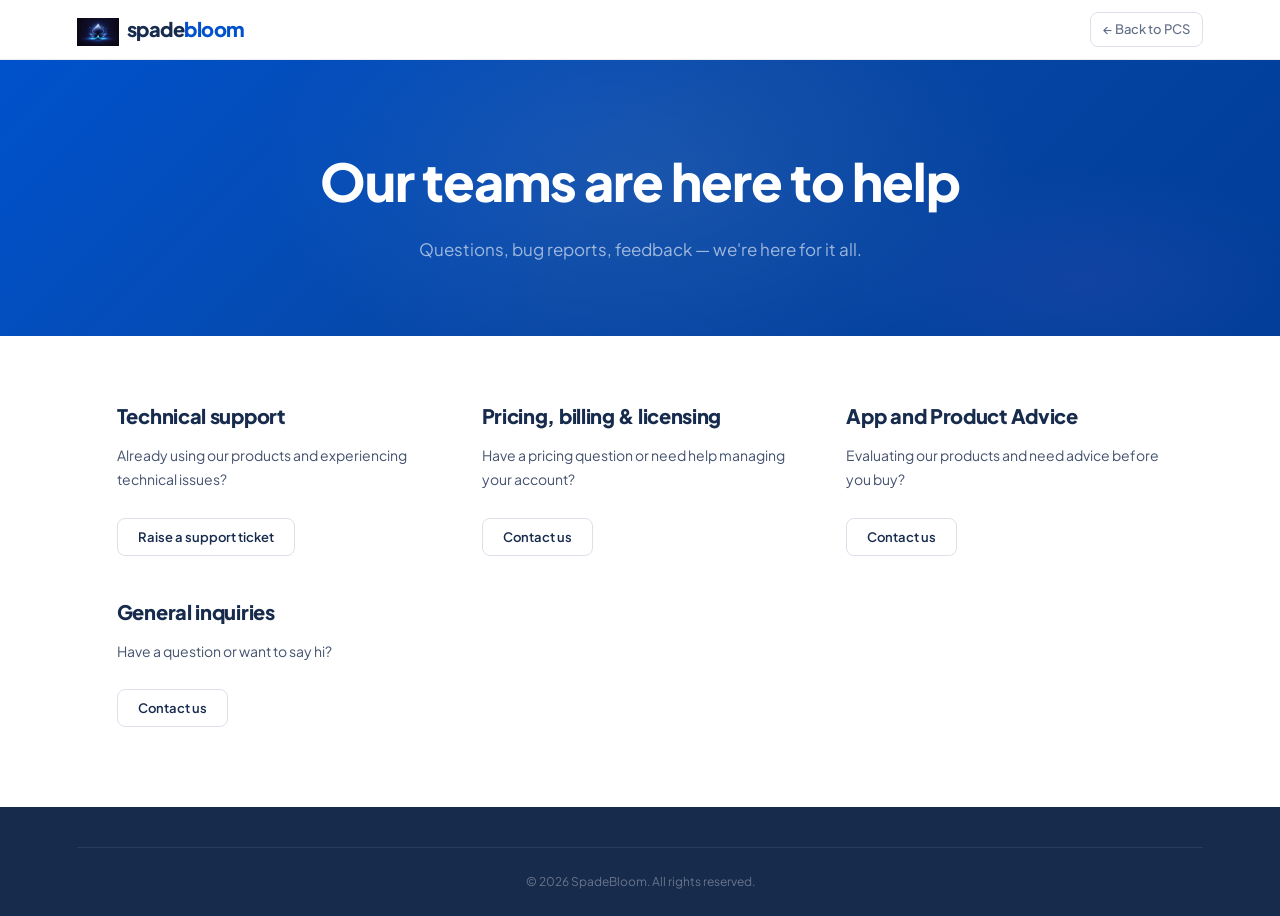
<file: contact.html>
<!DOCTYPE html>
<html lang="en">
<head>
<!-- Google tag (gtag.js) -->
<script async src="https://www.googletagmanager.com/gtag/js?id=G-JW3GMCE2BN"></script>
<script>
  window.dataLayer = window.dataLayer || [];
  function gtag(){dataLayer.push(arguments);}
  gtag('js', new Date());
  gtag('config', 'G-JW3GMCE2BN');
</script>
<meta charset="UTF-8">
<meta name="viewport" content="width=device-width, initial-scale=1.0">
<title>Contact — SpadeBloom</title>
<link rel="preconnect" href="https://fonts.googleapis.com">
<link href="https://fonts.googleapis.com/css2?family=Plus+Jakarta+Sans:wght@300;400;500;600;700;800&display=swap" rel="stylesheet">
<style>
*{box-sizing:border-box;margin:0;padding:0}
html,body{overflow-x:hidden;width:100%;scroll-behavior:smooth}
:root{
  --white:#ffffff;--bg:#f7f8fa;--bg2:#f0f2f5;
  --blue:#0052cc;--blue-hover:#0065ff;--blue-light:#e6f0ff;--blue-mid:#b3d0ff;
  --text:#172b4d;--text2:#44526e;--text3:#626f86;
  --border:#dce0e8;--border-light:#ebecf0;
  --prod1:#00875a;--prod1-light:#e3fcef;
  --prod2:#6554c0;--prod2-light:#ede8ff;
  --orange:#e05c00;--orange-light:#fff3e8;
  --radius:8px;--radius-lg:12px;--radius-xl:16px;
  --shadow:0 1px 3px rgba(23,43,77,0.08),0 4px 16px rgba(23,43,77,0.06);
  --shadow-hover:0 4px 12px rgba(23,43,77,0.12),0 8px 32px rgba(23,43,77,0.08);
}
body{background:var(--white);color:var(--text);font-family:'Plus Jakarta Sans',sans-serif;font-size:15px;line-height:1.6}

/* NAV */
nav{position:sticky;top:0;z-index:100;background:rgba(255,255,255,0.96);backdrop-filter:blur(8px);border-bottom:1px solid var(--border-light);padding:0 6%;display:flex;align-items:center;justify-content:space-between;height:60px;width:100%}
.logo{font-weight:800;font-size:20px;color:var(--text);letter-spacing:-0.5px;text-decoration:none}
.logo span{color:var(--blue)}
.nav-back{display:flex;align-items:center;gap:8px;font-size:13px;color:var(--text3);font-weight:500;text-decoration:none;padding:6px 12px;border-radius:var(--radius);transition:all 0.15s;border:1.5px solid var(--border)}
.nav-back:hover{color:var(--blue);border-color:var(--blue);background:var(--blue-light)}

/* HERO */
.contact-hero{background:linear-gradient(135deg,#0052cc 0%,#0747a6 50%,#003d99 100%);padding:80px 6% 72px;text-align:center;position:relative;overflow:hidden}
.contact-hero::before{content:'';position:absolute;top:-40%;left:20%;width:60%;height:160%;background:radial-gradient(ellipse,rgba(255,255,255,0.08),transparent 70%);pointer-events:none}
.contact-hero::after{content:'';position:absolute;bottom:-20%;right:-5%;width:40%;height:80%;background:radial-gradient(ellipse,rgba(101,84,192,0.15),transparent 70%);pointer-events:none}

/* GRID */
.contact-grid{display:grid;grid-template-columns:repeat(3,1fr);gap:40px 48px;padding:64px 6% 80px;max-width:1200px;margin:0 auto}
.contact-card h3{font-size:20px;font-weight:800;color:var(--text);letter-spacing:-0.3px;margin-bottom:12px}
.contact-card p{font-size:14px;color:var(--text2);line-height:1.7;margin-bottom:20px}
.contact-card .card-btn{display:inline-block;padding:10px 20px;border:1.5px solid var(--border);border-radius:var(--radius);font-size:13px;font-weight:600;color:var(--text);text-decoration:none;background:var(--white);cursor:pointer;font-family:'Plus Jakarta Sans',sans-serif;transition:all 0.15s;margin-top:6px}
.contact-card .card-btn:hover{border-color:var(--blue);color:var(--blue);background:var(--blue-light)}

/* FOOTER */
footer{background:var(--text);padding:40px 6% 24px}
.footer-bottom{text-align:center;padding-top:24px;border-top:1px solid rgba(255,255,255,0.08)}
.footer-bottom p{font-size:12px;color:rgba(255,255,255,0.35)}

/* MODAL */
.modal-overlay{position:fixed;inset:0;background:rgba(23,43,77,0.5);backdrop-filter:blur(4px);z-index:9998;display:none;align-items:flex-start;justify-content:center;padding:24px;overflow-y:auto;-webkit-overflow-scrolling:touch}
.modal-overlay.active{display:flex}
.modal-box{background:var(--white);border:1px solid var(--border);border-radius:var(--radius-xl);width:100%;max-width:600px;padding:36px 32px;position:relative;box-shadow:0 24px 80px rgba(23,43,77,0.18);animation:modalIn 0.25s ease;margin:auto 0}
@keyframes modalIn{from{opacity:0;transform:translateY(20px) scale(0.97)}to{opacity:1;transform:translateY(0) scale(1)}}
.modal-close{position:absolute;top:14px;right:14px;background:var(--bg);border:1px solid var(--border-light);color:var(--text3);width:32px;height:32px;border-radius:50%;font-size:18px;cursor:pointer;display:flex;align-items:center;justify-content:center;transition:all 0.15s}
.modal-close:hover{background:var(--bg2);color:var(--text)}
.modal-title{font-size:22px;font-weight:800;color:var(--text);letter-spacing:-0.3px;margin-bottom:4px}
.modal-subtitle{font-size:14px;color:var(--text3);margin-bottom:28px}
.modal-form{display:grid;grid-template-columns:1fr 1fr;gap:18px}
.modal-field{display:flex;flex-direction:column;gap:5px}
.modal-field.full{grid-column:span 2}
.modal-field label{font-size:13px;font-weight:600;color:var(--text)}
.modal-field label .req{color:var(--blue)}
.modal-field input,.modal-field select,.modal-field textarea{background:var(--bg);border:1.5px solid var(--border);border-radius:var(--radius);padding:11px 13px;font-size:14px;color:var(--text);font-family:'Plus Jakarta Sans',sans-serif;transition:border 0.15s;outline:none;width:100%;box-sizing:border-box}
.modal-field input::placeholder,.modal-field textarea::placeholder{color:var(--text3)}
.modal-field input:focus,.modal-field select:focus,.modal-field textarea:focus{border-color:var(--blue);box-shadow:0 0 0 3px rgba(0,82,204,0.1)}
.modal-field input.error,.modal-field select.error,.modal-field textarea.error{border-color:#de350b}
.modal-field .error-msg{font-size:11px;color:#de350b;min-height:15px}
.modal-field select{appearance:none;-webkit-appearance:none;background-image:url("data:image/svg+xml,%3Csvg xmlns='http://www.w3.org/2000/svg' width='12' height='8' fill='%23626f86'%3E%3Cpath d='M1 1l5 5 5-5'/%3E%3C/svg%3E");background-repeat:no-repeat;background-position:right 13px center;padding-right:36px}
.modal-field textarea{resize:vertical;min-height:90px}
.modal-submit{grid-column:span 2;background:var(--blue);border:none;color:#fff;padding:13px;border-radius:var(--radius);font-size:15px;font-weight:700;cursor:pointer;font-family:'Plus Jakarta Sans',sans-serif;transition:all 0.2s;margin-top:2px}
.modal-submit:hover{background:var(--blue-hover);transform:translateY(-1px);box-shadow:0 4px 16px rgba(0,82,204,0.3)}
.modal-success{display:none;text-align:center;padding:40px 20px}
.modal-success h3{color:var(--text);font-size:22px;font-weight:800;margin-bottom:8px}
.modal-success p{color:var(--text3);font-size:15px}

/* RESPONSIVE — Tablet */
@media(max-width:1024px){
  .contact-grid{grid-template-columns:repeat(2,1fr);gap:32px 36px}
}

/* RESPONSIVE — Mobile */
@media(max-width:768px){
  nav{padding:0 4%;height:54px}
  .nav-back{font-size:12px;padding:5px 10px}
  .contact-hero{padding:48px 4% 40px}
  .contact-grid{grid-template-columns:1fr;gap:24px;padding:40px 4% 48px}
  .contact-card .card-btn{width:100%;text-align:center;display:block}
  footer{padding:28px 4% 20px}
  /* Modal mobile */
  .modal-box{padding:24px 18px;max-width:100%;border-radius:var(--radius-lg)}
  .modal-form{grid-template-columns:1fr}
  .modal-field.full{grid-column:span 1}
  .modal-submit{grid-column:span 1}
  .modal-title{font-size:18px}
}
</style>
</head>
<body>

<nav>
  <a href="index.html" class="logo"><img src="images/logo.png" alt="SpadeBloom" style="height:28px;vertical-align:middle;margin-right:8px">spade<span>bloom</span></a>
  <a href="index.html" class="nav-back">← Back to PCS</a>
</nav>

<div class="contact-hero">
  <h2 style="font-size:clamp(36px,4.5vw,52px);font-weight:800;color:#fff;letter-spacing:-1px;margin-top:0">Our teams are here to help</h2>
  <p style="font-size:17px;color:rgba(255,255,255,0.6);margin-top:12px;max-width:460px;margin-left:auto;margin-right:auto;line-height:1.7">Questions, bug reports, feedback — we're here for it all.</p>
</div>

<div class="contact-grid">

  <div class="contact-card">
    <h3>Technical support</h3>
    <p>Already using our products and experiencing technical issues?</p>
    <button class="card-btn" onclick="openModal()">Raise a support ticket</button>
  </div>

  <div class="contact-card">
    <h3>Pricing, billing & licensing</h3>
    <p>Have a pricing question or need help managing your account?</p>
    <button class="card-btn" onclick="openPricingModal()">Contact us</button>
  </div>

  <div class="contact-card">
    <h3>App and Product Advice</h3>
    <p>Evaluating our products and need advice before you buy?</p>
    <button class="card-btn" onclick="openAdviceModal()">Contact us</button>
  </div>

  <div class="contact-card">
    <h3>General inquiries</h3>
    <p>Have a question or want to say hi?</p>
    <button class="card-btn" onclick="openGeneralModal()">Contact us</button>
  </div>

</div>

<footer>
  <div class="footer-bottom">
    <p>© 2026 SpadeBloom. All rights reserved.</p>
  </div>
</footer>

<!-- SUPPORT TICKET MODAL -->
<div class="modal-overlay" id="ticketModal">
  <div class="modal-box">
    <button class="modal-close" onclick="closeModal()">&times;</button>
    <div id="ticketFormWrap">
      <div class="modal-title">Raise a Support Ticket</div>
      <div class="modal-subtitle">Fill in the details below and our team will get back to you shortly.</div>
      <form class="modal-form" id="ticketForm" novalidate>
        <div class="modal-field">
          <label>Full Name <span class="req">*</span></label>
          <input type="text" id="tf-name" placeholder="John Smith" required>
          <span class="error-msg" id="terr-name"></span>
        </div>
        <div class="modal-field">
          <label>Work Email <span class="req">*</span></label>
          <input type="email" id="tf-email" placeholder="john@company.com" required>
          <span class="error-msg" id="terr-email"></span>
        </div>
        <div class="modal-field">
          <label>Company <span class="req">*</span></label>
          <input type="text" id="tf-company" placeholder="Your Company" required>
          <span class="error-msg" id="terr-company"></span>
        </div>
        <div class="modal-field">
          <label>Priority <span class="req">*</span></label>
          <select id="tf-priority" required>
            <option value="" disabled selected>Select priority...</option>
            <option>Low — General question</option>
            <option>Medium — Feature not working as expected</option>
            <option>High — Major functionality broken</option>
            <option>Critical — System down / data loss</option>
          </select>
          <span class="error-msg" id="terr-priority"></span>
        </div>
        <div class="modal-field full">
          <label>Subject <span class="req">*</span></label>
          <input type="text" id="tf-subject" placeholder="Brief summary of the issue" required>
          <span class="error-msg" id="terr-subject"></span>
        </div>
        <div class="modal-field full">
          <label>Description <span class="req">*</span></label>
          <textarea id="tf-desc" placeholder="Describe the issue in detail — steps to reproduce, expected vs actual behavior..." required></textarea>
          <span class="error-msg" id="terr-desc"></span>
        </div>
        <button type="submit" class="modal-submit">Submit Ticket</button>
      </form>
    </div>
    <div class="modal-success" id="ticketSuccess">
      <div style="font-size:48px;margin-bottom:16px">✅</div>
      <h3>Ticket Submitted!</h3>
      <p>We'll review your issue and respond within 24 hours.</p>
    </div>
  </div>
</div>

<!-- APP & PRODUCT ADVICE MODAL -->
<div class="modal-overlay" id="adviceModal">
  <div class="modal-box">
    <button class="modal-close" onclick="closeAdviceModal()">&times;</button>
    <div id="adviceFormWrap">
      <div class="modal-title">App and Product Advice</div>
      <div class="modal-subtitle">Tell us about your requirements and we'll help you find the right fit.</div>
      <form class="modal-form" id="adviceForm" novalidate>
        <div class="modal-field">
          <label>Full Name <span class="req">*</span></label>
          <input type="text" id="af-name" placeholder="John Smith" required>
          <span class="error-msg" id="aerr-name"></span>
        </div>
        <div class="modal-field">
          <label>Work Email <span class="req">*</span></label>
          <input type="email" id="af-email" placeholder="john@company.com" required>
          <span class="error-msg" id="aerr-email"></span>
        </div>
        <div class="modal-field">
          <label>Company <span class="req">*</span></label>
          <input type="text" id="af-company" placeholder="Your Company" required>
          <span class="error-msg" id="aerr-company"></span>
        </div>
        <div class="modal-field">
          <label>Industry <span class="req">*</span></label>
          <select id="af-industry" required>
            <option value="" disabled selected>Select industry...</option>
            <option>Manufacturing</option>
            <option>Automotive</option>
            <option>Electronics</option>
            <option>Pharmaceuticals</option>
            <option>Food & Beverage</option>
            <option>Other</option>
          </select>
          <span class="error-msg" id="aerr-industry"></span>
        </div>
        <div class="modal-field">
          <label>Team Size <span class="req">*</span></label>
          <select id="af-team" required>
            <option value="" disabled selected>Select team size...</option>
            <option>1–10</option>
            <option>11–50</option>
            <option>51–200</option>
            <option>201–500</option>
            <option>500+</option>
          </select>
          <span class="error-msg" id="aerr-team"></span>
        </div>
        <div class="modal-field">
          <label>Interested In <span class="req">*</span></label>
          <select id="af-product" required>
            <option value="" disabled selected>Select product...</option>
            <option>Production Control System</option>
            <option>Full platform</option>
            <option>Not sure — need guidance</option>
          </select>
          <span class="error-msg" id="aerr-product"></span>
        </div>
        <div class="modal-field full">
          <label>Message <span class="req">*</span></label>
          <textarea id="af-message" placeholder="Tell us about your production setup and what you're looking for..." required></textarea>
          <span class="error-msg" id="aerr-message"></span>
        </div>
        <button type="submit" class="modal-submit">Get Advice</button>
      </form>
    </div>
    <div class="modal-success" id="adviceSuccess">
      <div style="font-size:48px;margin-bottom:16px">✅</div>
      <h3>Request Submitted!</h3>
      <p>Our product team will reach out to you within 24 hours.</p>
    </div>
  </div>
</div>

<!-- PRICING MODAL -->
<div class="modal-overlay" id="pricingModal">
  <div class="modal-box">
    <button class="modal-close" onclick="closePricingModal()">&times;</button>
    <div id="pricingFormWrap">
      <div class="modal-title">Pricing, Billing & Licensing</div>
      <div class="modal-subtitle">Tell us about your needs and we'll help you find the right plan.</div>
      <form class="modal-form" id="pricingForm" novalidate>
        <div class="modal-field">
          <label>Full Name <span class="req">*</span></label>
          <input type="text" id="pf-name" placeholder="John Smith" required>
          <span class="error-msg" id="perr-name"></span>
        </div>
        <div class="modal-field">
          <label>Work Email <span class="req">*</span></label>
          <input type="email" id="pf-email" placeholder="john@company.com" required>
          <span class="error-msg" id="perr-email"></span>
        </div>
        <div class="modal-field">
          <label>Company <span class="req">*</span></label>
          <input type="text" id="pf-company" placeholder="Your Company" required>
          <span class="error-msg" id="perr-company"></span>
        </div>
        <div class="modal-field">
          <label>Inquiry Type <span class="req">*</span></label>
          <select id="pf-type" required>
            <option value="" disabled selected>Select type...</option>
            <option>Pricing information</option>
            <option>Billing issue</option>
            <option>Licensing question</option>
            <option>Plan upgrade / downgrade</option>
            <option>Invoice request</option>
          </select>
          <span class="error-msg" id="perr-type"></span>
        </div>
        <div class="modal-field">
          <label>Team Size <span class="req">*</span></label>
          <select id="pf-team" required>
            <option value="" disabled selected>Select team size...</option>
            <option>1–10</option>
            <option>11–50</option>
            <option>51–200</option>
            <option>201–500</option>
            <option>500+</option>
          </select>
          <span class="error-msg" id="perr-team"></span>
        </div>
        <div class="modal-field">
          <label>Current Plan</label>
          <select id="pf-plan">
            <option value="" disabled selected>Select if applicable...</option>
            <option>Free / Trial</option>
            <option>Starter</option>
            <option>Professional</option>
            <option>Enterprise</option>
            <option>Not a customer yet</option>
          </select>
        </div>
        <div class="modal-field full">
          <label>Message <span class="req">*</span></label>
          <textarea id="pf-message" placeholder="Describe your pricing, billing, or licensing question..." required></textarea>
          <span class="error-msg" id="perr-message"></span>
        </div>
        <button type="submit" class="modal-submit">Submit Inquiry</button>
      </form>
    </div>
    <div class="modal-success" id="pricingSuccess">
      <div style="font-size:48px;margin-bottom:16px">✅</div>
      <h3>Inquiry Submitted!</h3>
      <p>Our sales team will get back to you within 24 hours.</p>
    </div>
  </div>
</div>

<!-- GENERAL INQUIRY MODAL -->
<div class="modal-overlay" id="generalModal">
  <div class="modal-box">
    <button class="modal-close" onclick="closeGeneralModal()">&times;</button>
    <div id="generalFormWrap">
      <div class="modal-title">General Inquiry</div>
      <div class="modal-subtitle">Have a question? Drop us a message and we'll get back to you.</div>
      <form class="modal-form" id="generalForm" novalidate>
        <div class="modal-field">
          <label>Full Name <span class="req">*</span></label>
          <input type="text" id="gf-name" placeholder="John Smith" required>
          <span class="error-msg" id="gerr-name"></span>
        </div>
        <div class="modal-field">
          <label>Email <span class="req">*</span></label>
          <input type="email" id="gf-email" placeholder="john@company.com" required>
          <span class="error-msg" id="gerr-email"></span>
        </div>
        <div class="modal-field">
          <label>Phone Number</label>
          <input type="tel" id="gf-phone" placeholder="+91 98765 43210">
          <span class="error-msg" id="gerr-phone"></span>
        </div>
        <div class="modal-field">
          <label>Topic <span class="req">*</span></label>
          <select id="gf-topic" required>
            <option value="" disabled selected>Select a topic...</option>
            <option>General question</option>
            <option>Partnership opportunity</option>
            <option>Career inquiry</option>
            <option>Feedback</option>
            <option>Other</option>
          </select>
          <span class="error-msg" id="gerr-topic"></span>
        </div>
        <div class="modal-field full">
          <label>Message <span class="req">*</span></label>
          <textarea id="gf-message" placeholder="Tell us what's on your mind..." required></textarea>
          <span class="error-msg" id="gerr-message"></span>
        </div>
        <button type="submit" class="modal-submit">Send Message</button>
      </form>
    </div>
    <div class="modal-success" id="generalSuccess">
      <div style="font-size:48px;margin-bottom:16px">✅</div>
      <h3>Message Sent!</h3>
      <p>Thanks for reaching out. We'll respond within 24 hours.</p>
    </div>
  </div>
</div>

<script>
const modal=document.getElementById('ticketModal');
const ticketForm=document.getElementById('ticketForm');
const formWrap=document.getElementById('ticketFormWrap');
const successEl=document.getElementById('ticketSuccess');

function openModal(){modal.classList.add('active');document.body.style.overflow='hidden';document.documentElement.style.overflow='hidden';}
function closeModal(){modal.classList.remove('active');document.body.style.overflow='';document.documentElement.style.overflow='';setTimeout(()=>{formWrap.style.display='';successEl.style.display='none';ticketForm.reset();document.querySelectorAll('.modal-field input,.modal-field select,.modal-field textarea').forEach(f=>f.classList.remove('error'));document.querySelectorAll('.error-msg').forEach(e=>e.textContent='');},300);}

modal.addEventListener('click',e=>{if(e.target===modal)closeModal();});
document.addEventListener('keydown',e=>{if(e.key==='Escape'&&modal.classList.contains('active'))closeModal();});

ticketForm.addEventListener('submit',function(e){
  e.preventDefault();
  let valid=true;
  const fields=[
    {id:'tf-name',err:'terr-name',msg:'Full name is required'},
    {id:'tf-email',err:'terr-email',msg:'Valid work email is required',email:true},
    {id:'tf-company',err:'terr-company',msg:'Company name is required'},
    {id:'tf-priority',err:'terr-priority',msg:'Please select a priority level'},
    {id:'tf-subject',err:'terr-subject',msg:'Subject is required'},
    {id:'tf-desc',err:'terr-desc',msg:'Description is required'}
  ];
  fields.forEach(f=>{
    const el=document.getElementById(f.id);
    const errEl=document.getElementById(f.err);
    el.classList.remove('error');errEl.textContent='';
    let empty=!el.value.trim();
    if(f.email&&!empty){if(!/^[^\s@]+@[^\s@]+\.[^\s@]+$/.test(el.value.trim()))empty=true;}
    if(empty){el.classList.add('error');errEl.textContent=f.msg;valid=false;}
  });
  if(valid){
    const data={name:document.getElementById('tf-name').value.trim(),email:document.getElementById('tf-email').value.trim(),company:document.getElementById('tf-company').value.trim(),priority:document.getElementById('tf-priority').value,subject:document.getElementById('tf-subject').value.trim(),message:document.getElementById('tf-desc').value.trim(),source:'Contact - Support Ticket'};
    fetch('https://script.google.com/macros/s/AKfycbzArgCa_3Tw6PMoG_mEfaWXhHdM-QDLVldrmiZA2Pq3nKLtKu3J3Yi6htuWa9alTnoivg/exec',{method:'POST',body:JSON.stringify(data)}).catch(()=>{});
    formWrap.style.display='none';successEl.style.display='block';
  }
});

// Advice Modal
const aModal=document.getElementById('adviceModal');
const adviceForm=document.getElementById('adviceForm');
const aFormWrap=document.getElementById('adviceFormWrap');
const aSuccess=document.getElementById('adviceSuccess');

function openAdviceModal(){aModal.classList.add('active');document.body.style.overflow='hidden';document.documentElement.style.overflow='hidden';}
function closeAdviceModal(){aModal.classList.remove('active');document.body.style.overflow='';document.documentElement.style.overflow='';setTimeout(()=>{aFormWrap.style.display='';aSuccess.style.display='none';adviceForm.reset();aModal.querySelectorAll('.modal-field input,.modal-field select,.modal-field textarea').forEach(f=>f.classList.remove('error'));aModal.querySelectorAll('.error-msg').forEach(e=>e.textContent='');},300);}

aModal.addEventListener('click',e=>{if(e.target===aModal)closeAdviceModal();});
document.addEventListener('keydown',e=>{if(e.key==='Escape'&&aModal.classList.contains('active'))closeAdviceModal();});

adviceForm.addEventListener('submit',function(e){
  e.preventDefault();
  let valid=true;
  const fields=[
    {id:'af-name',err:'aerr-name',msg:'Full name is required'},
    {id:'af-email',err:'aerr-email',msg:'Valid work email is required',email:true},
    {id:'af-company',err:'aerr-company',msg:'Company name is required'},
    {id:'af-industry',err:'aerr-industry',msg:'Please select an industry'},
    {id:'af-team',err:'aerr-team',msg:'Please select a team size'},
    {id:'af-product',err:'aerr-product',msg:'Please select a product'},
    {id:'af-message',err:'aerr-message',msg:'Message is required'}
  ];
  fields.forEach(f=>{
    const el=document.getElementById(f.id);
    const errEl=document.getElementById(f.err);
    el.classList.remove('error');errEl.textContent='';
    let empty=!el.value.trim();
    if(f.email&&!empty){if(!/^[^\s@]+@[^\s@]+\.[^\s@]+$/.test(el.value.trim()))empty=true;}
    if(empty){el.classList.add('error');errEl.textContent=f.msg;valid=false;}
  });
  if(valid){
    const data={name:document.getElementById('af-name').value.trim(),email:document.getElementById('af-email').value.trim(),company:document.getElementById('af-company').value.trim(),industry:document.getElementById('af-industry').value,team:document.getElementById('af-team').value,product:document.getElementById('af-product').value,message:document.getElementById('af-message').value.trim(),source:'Contact - Product Advice'};
    fetch('https://script.google.com/macros/s/AKfycbzArgCa_3Tw6PMoG_mEfaWXhHdM-QDLVldrmiZA2Pq3nKLtKu3J3Yi6htuWa9alTnoivg/exec',{method:'POST',body:JSON.stringify(data)}).catch(()=>{});
    aFormWrap.style.display='none';aSuccess.style.display='block';
  }
});

// Pricing Modal
const pModal=document.getElementById('pricingModal');
const pricingForm=document.getElementById('pricingForm');
const pFormWrap=document.getElementById('pricingFormWrap');
const pSuccess=document.getElementById('pricingSuccess');

function openPricingModal(){pModal.classList.add('active');document.body.style.overflow='hidden';document.documentElement.style.overflow='hidden';}
function closePricingModal(){pModal.classList.remove('active');document.body.style.overflow='';document.documentElement.style.overflow='';setTimeout(()=>{pFormWrap.style.display='';pSuccess.style.display='none';pricingForm.reset();pModal.querySelectorAll('.modal-field input,.modal-field select,.modal-field textarea').forEach(f=>f.classList.remove('error'));pModal.querySelectorAll('.error-msg').forEach(e=>e.textContent='');},300);}

pModal.addEventListener('click',e=>{if(e.target===pModal)closePricingModal();});
document.addEventListener('keydown',e=>{if(e.key==='Escape'&&pModal.classList.contains('active'))closePricingModal();});

pricingForm.addEventListener('submit',function(e){
  e.preventDefault();
  let valid=true;
  const fields=[
    {id:'pf-name',err:'perr-name',msg:'Full name is required'},
    {id:'pf-email',err:'perr-email',msg:'Valid work email is required',email:true},
    {id:'pf-company',err:'perr-company',msg:'Company name is required'},
    {id:'pf-type',err:'perr-type',msg:'Please select an inquiry type'},
    {id:'pf-team',err:'perr-team',msg:'Please select a team size'},
    {id:'pf-message',err:'perr-message',msg:'Message is required'}
  ];
  fields.forEach(f=>{
    const el=document.getElementById(f.id);
    const errEl=document.getElementById(f.err);
    el.classList.remove('error');errEl.textContent='';
    let empty=!el.value.trim();
    if(f.email&&!empty){if(!/^[^\s@]+@[^\s@]+\.[^\s@]+$/.test(el.value.trim()))empty=true;}
    if(empty){el.classList.add('error');errEl.textContent=f.msg;valid=false;}
  });
  if(valid){
    const data={name:document.getElementById('pf-name').value.trim(),email:document.getElementById('pf-email').value.trim(),company:document.getElementById('pf-company').value.trim(),type:document.getElementById('pf-type').value,team:document.getElementById('pf-team').value,message:document.getElementById('pf-message').value.trim(),source:'Contact - Pricing/Billing'};
    fetch('https://script.google.com/macros/s/AKfycbzArgCa_3Tw6PMoG_mEfaWXhHdM-QDLVldrmiZA2Pq3nKLtKu3J3Yi6htuWa9alTnoivg/exec',{method:'POST',body:JSON.stringify(data)}).catch(()=>{});
    pFormWrap.style.display='none';pSuccess.style.display='block';
  }
});

// General Inquiry Modal
const gModal=document.getElementById('generalModal');
const generalForm=document.getElementById('generalForm');
const gFormWrap=document.getElementById('generalFormWrap');
const gSuccess=document.getElementById('generalSuccess');

function openGeneralModal(){gModal.classList.add('active');document.body.style.overflow='hidden';document.documentElement.style.overflow='hidden';}
function closeGeneralModal(){gModal.classList.remove('active');document.body.style.overflow='';document.documentElement.style.overflow='';setTimeout(()=>{gFormWrap.style.display='';gSuccess.style.display='none';generalForm.reset();gModal.querySelectorAll('.modal-field input,.modal-field select,.modal-field textarea').forEach(f=>f.classList.remove('error'));gModal.querySelectorAll('.error-msg').forEach(e=>e.textContent='');},300);}

gModal.addEventListener('click',e=>{if(e.target===gModal)closeGeneralModal();});
document.addEventListener('keydown',e=>{if(e.key==='Escape'&&gModal.classList.contains('active'))closeGeneralModal();});

generalForm.addEventListener('submit',function(e){
  e.preventDefault();
  let valid=true;
  const fields=[
    {id:'gf-name',err:'gerr-name',msg:'Full name is required'},
    {id:'gf-email',err:'gerr-email',msg:'Valid email is required',email:true},
    {id:'gf-topic',err:'gerr-topic',msg:'Please select a topic'},
    {id:'gf-message',err:'gerr-message',msg:'Message is required'}
  ];
  fields.forEach(f=>{
    const el=document.getElementById(f.id);
    const errEl=document.getElementById(f.err);
    el.classList.remove('error');errEl.textContent='';
    let empty=!el.value.trim();
    if(f.email&&!empty){if(!/^[^\s@]+@[^\s@]+\.[^\s@]+$/.test(el.value.trim()))empty=true;}
    if(empty){el.classList.add('error');errEl.textContent=f.msg;valid=false;}
  });
  if(valid){
    const data={name:document.getElementById('gf-name').value.trim(),email:document.getElementById('gf-email').value.trim(),phone:(document.getElementById('gf-phone')?document.getElementById('gf-phone').value.trim():''),topic:document.getElementById('gf-topic').value,message:document.getElementById('gf-message').value.trim(),source:'Contact - General Inquiry'};
    fetch('https://script.google.com/macros/s/AKfycbzArgCa_3Tw6PMoG_mEfaWXhHdM-QDLVldrmiZA2Pq3nKLtKu3J3Yi6htuWa9alTnoivg/exec',{method:'POST',body:JSON.stringify(data)}).catch(()=>{});
    gFormWrap.style.display='none';gSuccess.style.display='block';
  }
});
</script>

</body>
</html>
</file>
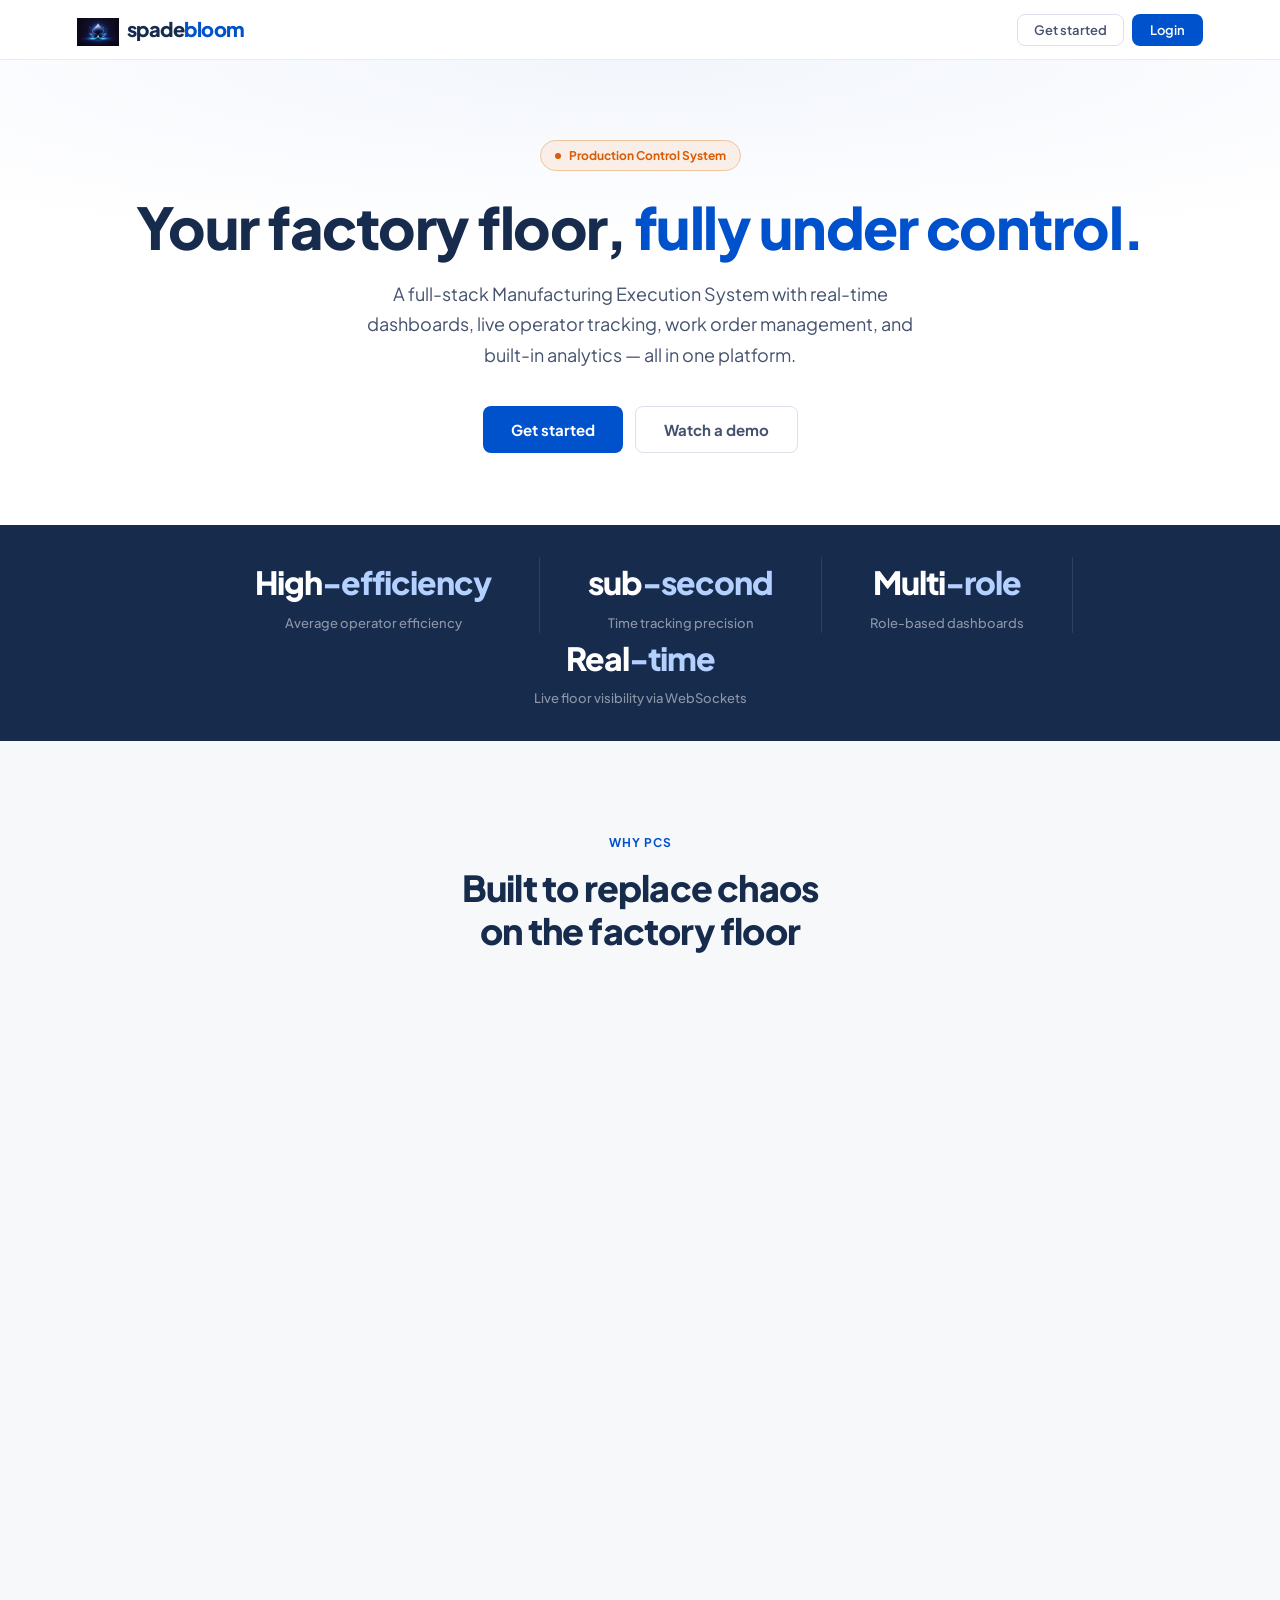
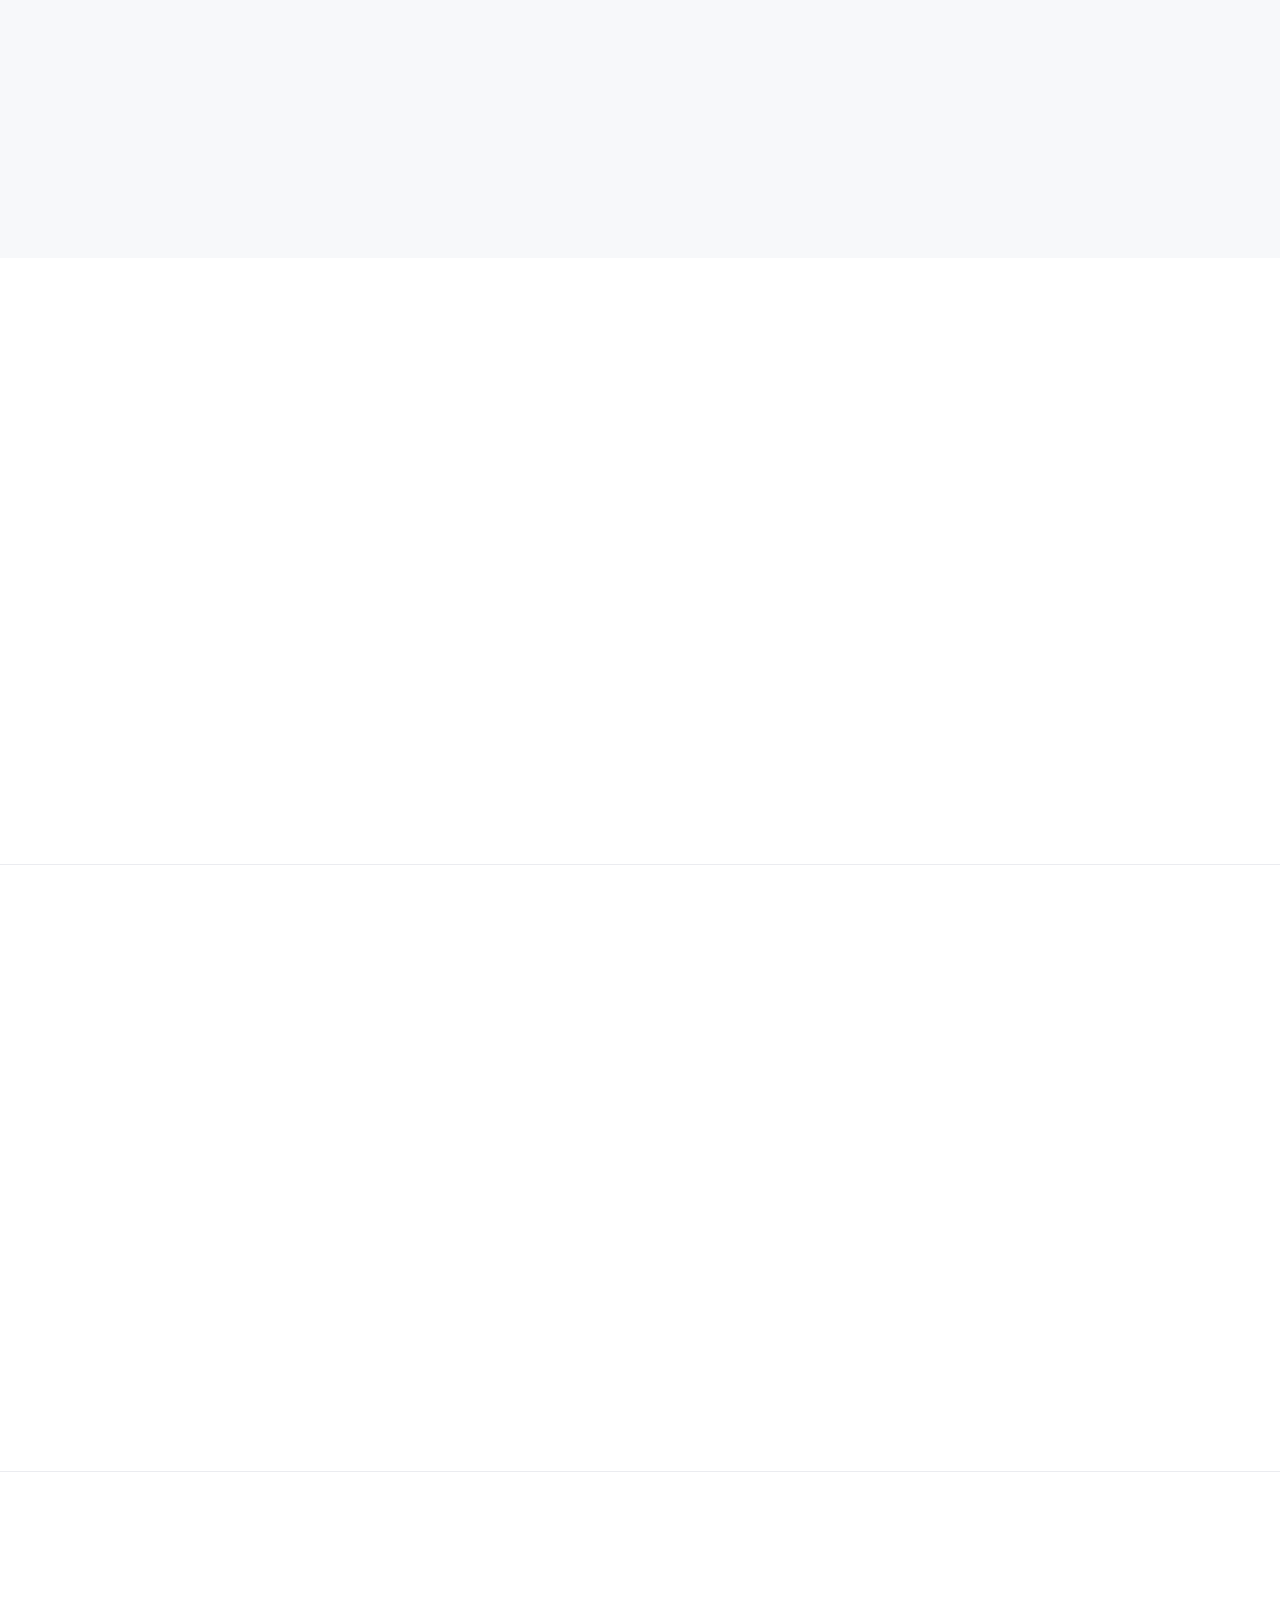
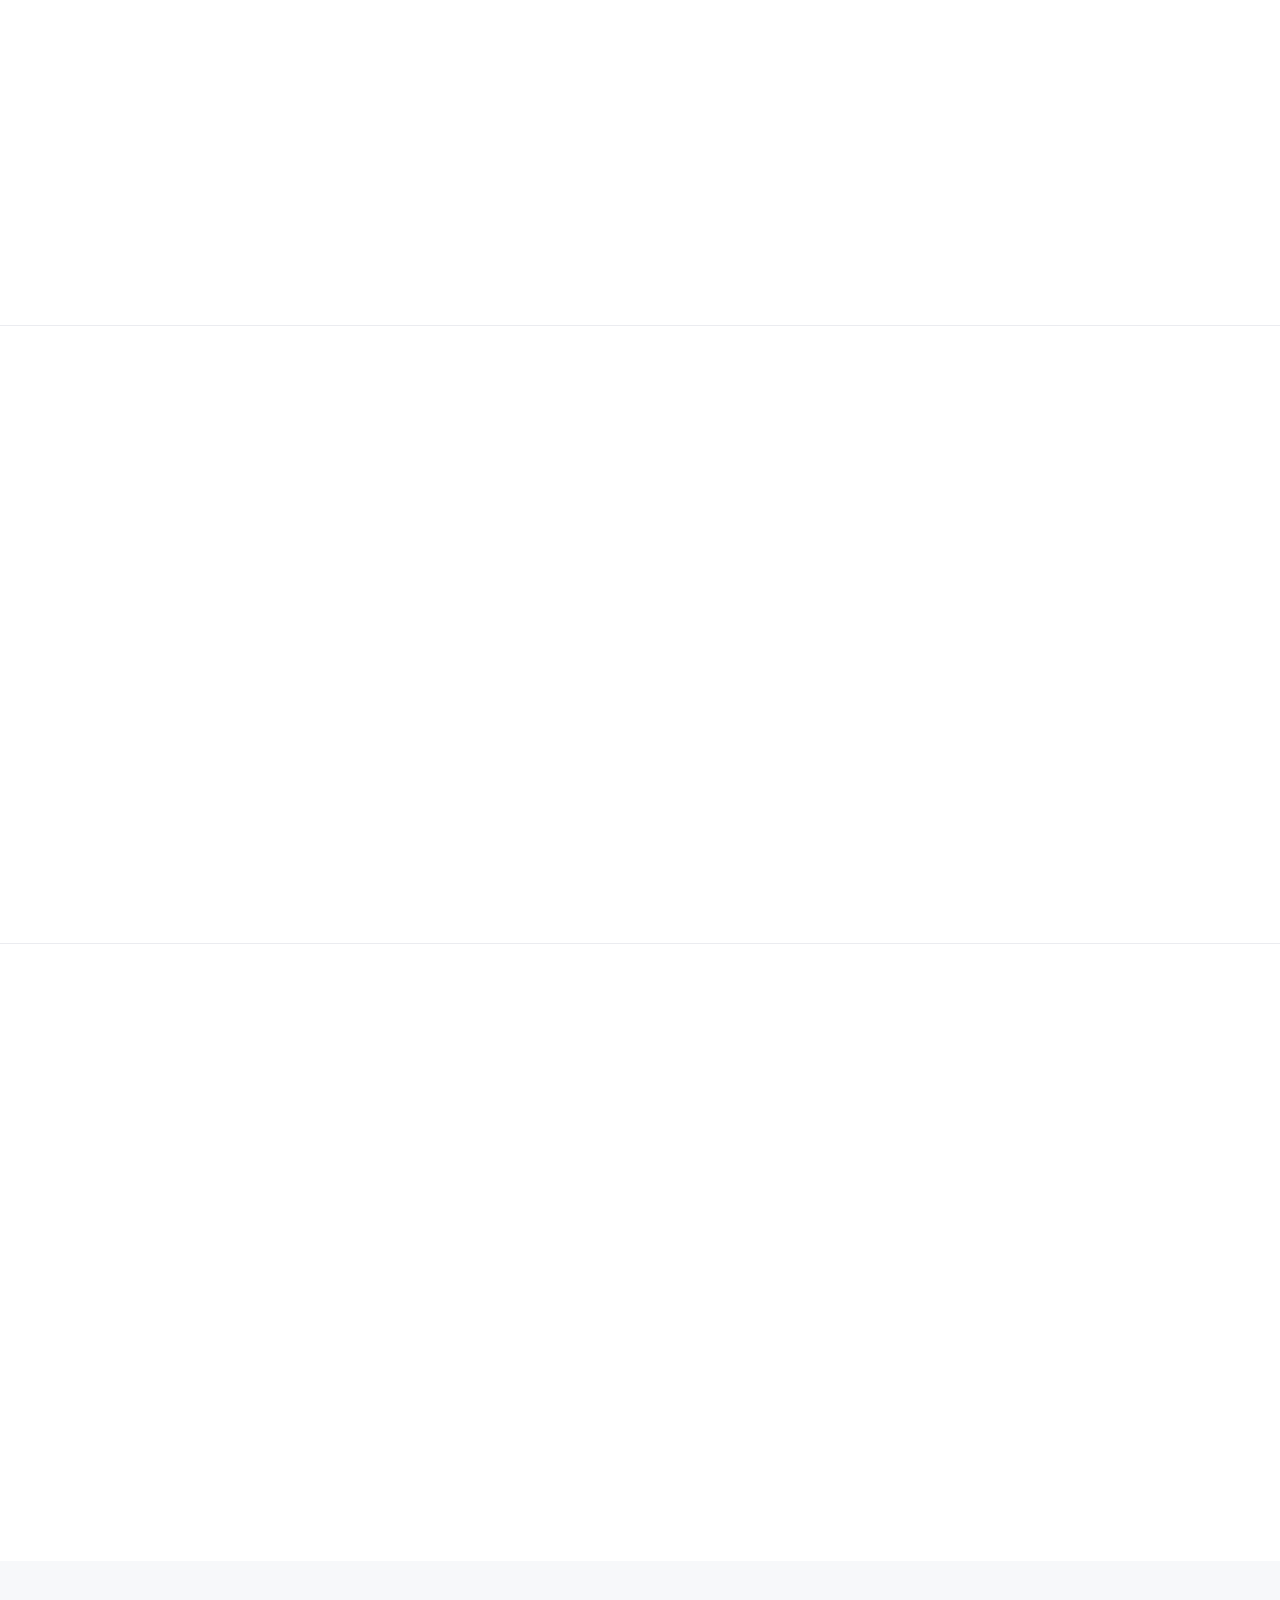
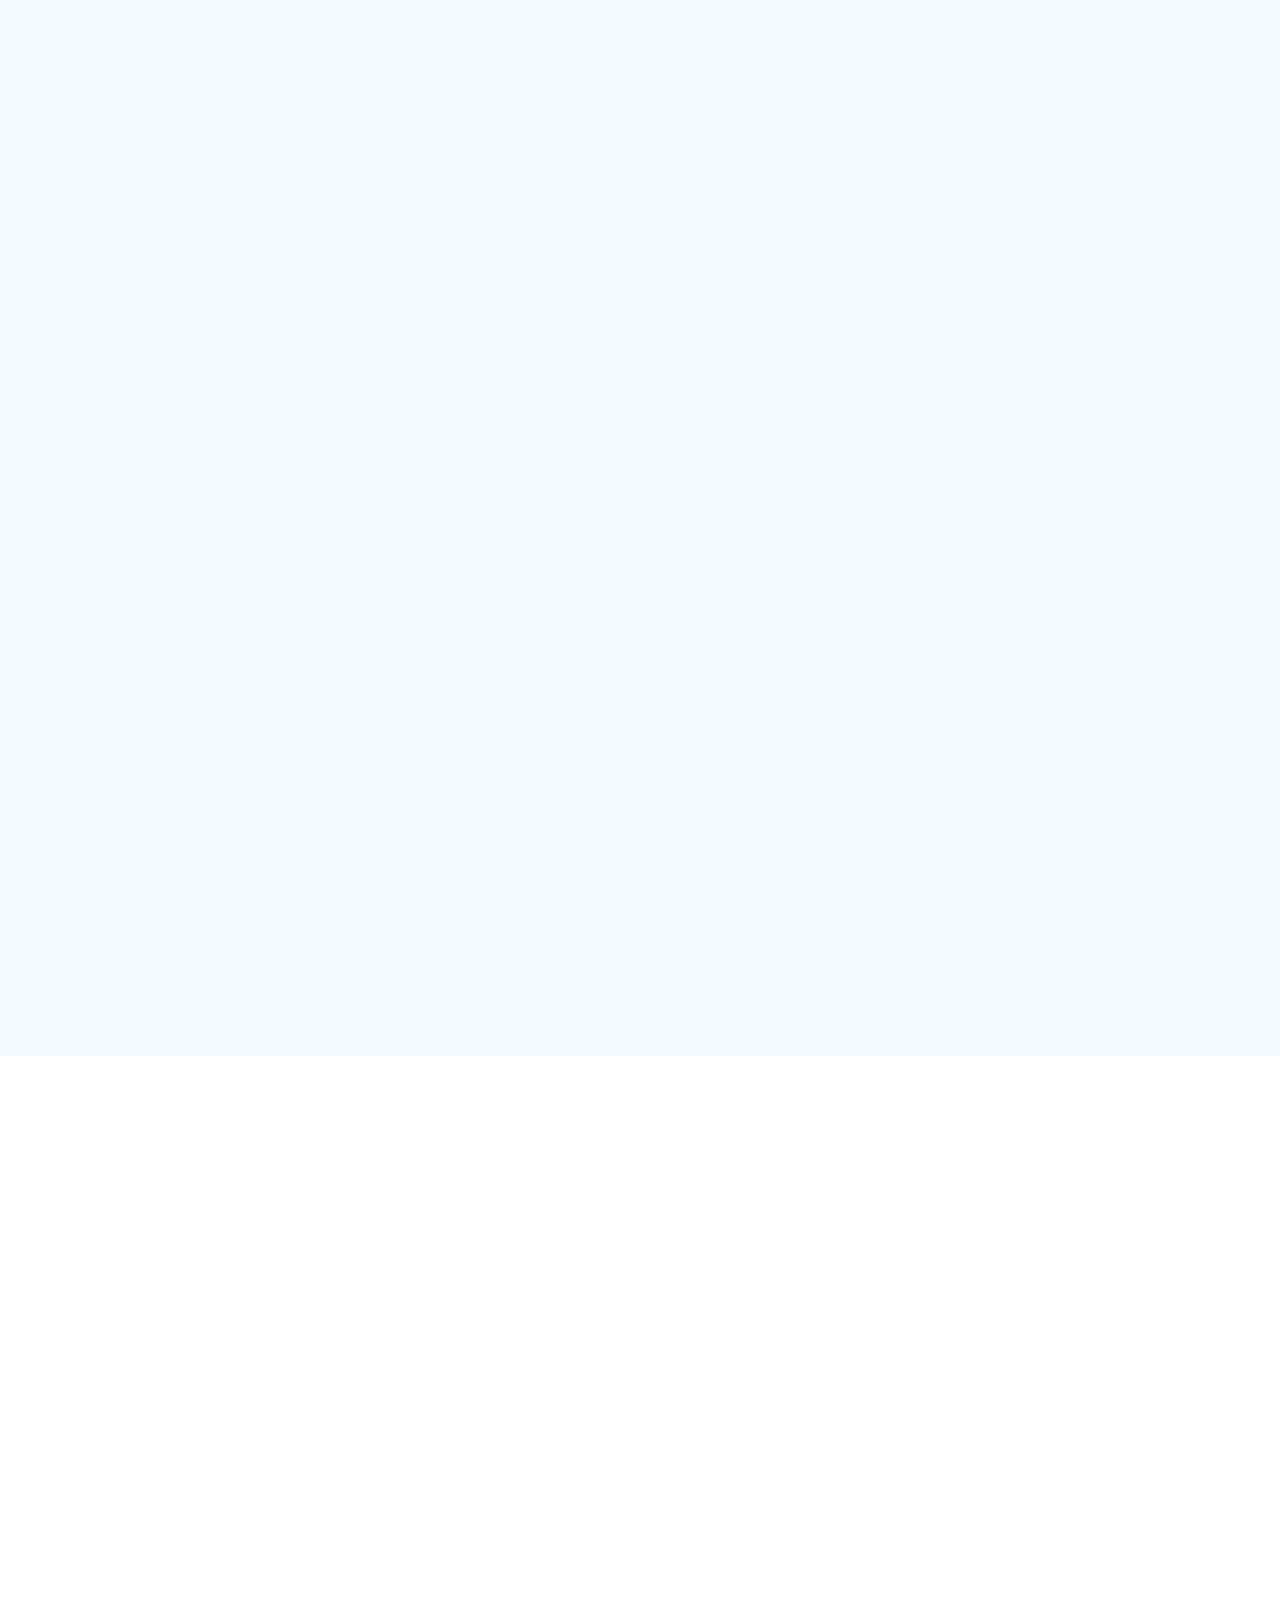
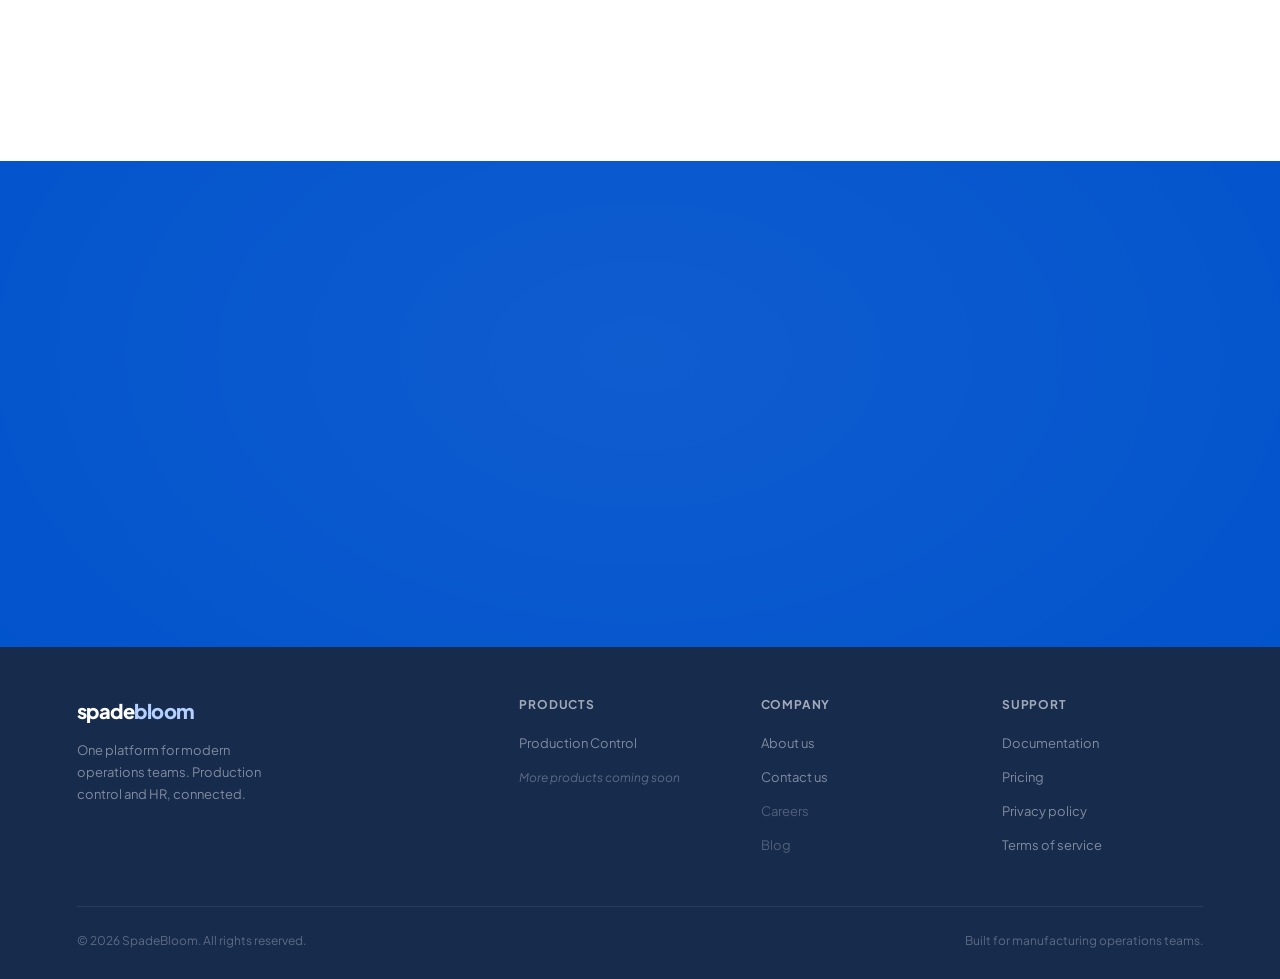
<file: pcs-product-page.html>
<!DOCTYPE html>
<html lang="en">
<head>
<meta charset="UTF-8">
<meta name="viewport" content="width=device-width, initial-scale=1.0">
<title>Production Control System — SpadeBloom</title>
<link rel="preconnect" href="https://fonts.googleapis.com">
<link href="https://fonts.googleapis.com/css2?family=Plus+Jakarta+Sans:wght@300;400;500;600;700;800&display=swap" rel="stylesheet">
<style>
*{box-sizing:border-box;margin:0;padding:0}
html,body{overflow-x:hidden;width:100%;scroll-behavior:smooth}
:root{
  --white:#ffffff;--bg:#f7f8fa;--bg2:#f0f2f5;
  --blue:#0052cc;--blue-hover:#0065ff;--blue-light:#e6f0ff;--blue-mid:#b3d0ff;
  --text:#172b4d;--text2:#44526e;--text3:#626f86;
  --border:#dce0e8;--border-light:#ebecf0;
  --prod1:#00875a;--prod1-light:#e3fcef;--prod1-mid:#abefc6;
  --prod2:#6554c0;--prod2-light:#ede8ff;--prod2-mid:#c0b6f2;
  --orange:#e05c00;--orange-light:#fff3e8;
  --radius:8px;--radius-lg:12px;--radius-xl:16px;
  --shadow:0 1px 3px rgba(23,43,77,0.08),0 4px 16px rgba(23,43,77,0.06);
  --shadow-hover:0 4px 12px rgba(23,43,77,0.12),0 8px 32px rgba(23,43,77,0.08);
  --shadow-xl:0 8px 40px rgba(23,43,77,0.14),0 2px 8px rgba(23,43,77,0.08);
}
body{background:var(--white);color:var(--text);font-family:'Plus Jakarta Sans',sans-serif;font-size:15px;line-height:1.6}

#progress-bar{position:fixed;top:0;left:0;height:3px;width:0%;background:linear-gradient(90deg,var(--prod1),var(--blue),var(--prod2));z-index:9999;transition:width 0.08s linear}

nav{position:sticky;top:0;z-index:100;background:rgba(255,255,255,0.96);backdrop-filter:blur(8px);border-bottom:1px solid var(--border-light);padding:0 6%;display:flex;align-items:center;justify-content:space-between;height:60px;width:100%}
.logo{font-weight:800;font-size:20px;color:var(--text);letter-spacing:-0.5px;text-decoration:none}
.logo span{color:var(--blue)}
.nav-back{display:flex;align-items:center;gap:8px;font-size:13px;color:var(--text3);font-weight:500;text-decoration:none;padding:6px 12px;border-radius:var(--radius);transition:all 0.15s;border:1.5px solid var(--border)}
.nav-back:hover{color:var(--blue);border-color:var(--blue);background:var(--blue-light)}
.nav-right{display:flex;gap:8px;align-items:center}
.btn-ghost{background:transparent;border:1.5px solid var(--border);color:var(--text2);padding:7px 16px;border-radius:var(--radius);font-size:13px;font-weight:600;cursor:pointer;font-family:'Plus Jakarta Sans',sans-serif;transition:all 0.15s}
.btn-ghost:hover{border-color:var(--blue);color:var(--blue);background:var(--blue-light)}
.btn-primary{background:var(--blue);border:none;color:#fff;padding:8px 18px;border-radius:var(--radius);font-size:13px;font-weight:600;cursor:pointer;font-family:'Plus Jakarta Sans',sans-serif;transition:all 0.15s}
.btn-primary:hover{background:var(--blue-hover)}

/* HERO */
.hero{padding:80px 6% 72px;background:var(--white);position:relative;overflow:hidden;text-align:center}
.hero::before{content:'';position:absolute;top:0;left:0;right:0;height:70%;background:radial-gradient(ellipse 80% 60% at 50% 0%,rgba(0,82,204,0.05),transparent);pointer-events:none}
.hero-badge{display:inline-flex;align-items:center;gap:8px;background:var(--orange-light);border:1px solid #f5c89a;border-radius:100px;padding:5px 14px;font-size:12px;color:var(--orange);margin-bottom:24px;font-weight:700}
.hero-badge-dot{width:6px;height:6px;background:var(--orange);border-radius:50%;animation:pulse 2s infinite}
@keyframes pulse{0%,100%{opacity:1}50%{opacity:0.4}}
.hero h1{font-size:clamp(36px,4.5vw,58px);line-height:1.1;letter-spacing:-1.5px;color:var(--text);max-width:100%;margin:0 auto 20px;font-weight:800;white-space:nowrap}
.hero h1 em{font-style:normal;color:var(--blue)}
.hero-sub{font-size:18px;color:var(--text2);max-width:560px;margin:0 auto 36px;font-weight:400;line-height:1.7}
.hero-btns{display:flex;gap:12px;justify-content:center;flex-wrap:wrap;margin-bottom:0px}
.btn-lg{padding:13px 28px;border-radius:var(--radius);font-size:15px;font-weight:700;cursor:pointer;font-family:'Plus Jakarta Sans',sans-serif;transition:all 0.2s;border:none}
.btn-lg-primary{background:var(--blue);color:#fff}
.btn-lg-primary:hover{background:var(--blue-hover);transform:translateY(-1px);box-shadow:0 4px 16px rgba(0,82,204,0.3)}
.btn-lg-ghost{background:transparent;border:1.5px solid var(--border);color:var(--text2)}
.btn-lg-ghost:hover{border-color:var(--blue);color:var(--blue);background:var(--blue-light)}

/* HERO SCREENSHOT */
.hero-screen-wrap{position:relative;max-width:960px;margin:0 auto}
.hero-screen-glow{position:absolute;top:5%;left:50%;transform:translateX(-50%);width:70%;height:60%;background:radial-gradient(ellipse,rgba(0,82,204,0.1),transparent 70%);pointer-events:none;z-index:0}
.browser-frame{background:var(--white);border:1px solid var(--border);border-radius:var(--radius-xl) var(--radius-xl) 0 0;overflow:hidden;box-shadow:var(--shadow-xl);position:relative;z-index:1}
.browser-bar{background:var(--bg);padding:10px 16px;display:flex;align-items:center;gap:8px;border-bottom:1px solid var(--border-light)}
.browser-dot{width:10px;height:10px;border-radius:50%}
.browser-url{flex:1;background:var(--white);border:1px solid var(--border-light);border-radius:6px;padding:4px 12px;font-size:11px;color:var(--text3);margin:0 12px;font-family:monospace}
.browser-img{width:100%;display:block}

/* STATS */
.stats-bar{background:var(--text);padding:32px 6%;display:flex;justify-content:center;flex-wrap:wrap}
.stat-item{text-align:center;padding:0 48px;border-right:1px solid rgba(255,255,255,0.1)}
.stat-item:last-child{border-right:none}
.stat-num{font-size:32px;font-weight:800;color:#fff;letter-spacing:-1px;display:block}
.stat-num span{color:var(--blue-mid)}
.stat-desc{font-size:13px;color:rgba(255,255,255,0.5);font-weight:500;margin-top:4px}

/* SECTIONS */
section{padding:88px 6%}
.section-tag{display:inline-block;font-size:12px;font-weight:700;color:var(--blue);text-transform:uppercase;letter-spacing:1px;margin-bottom:14px}
.section-title{font-size:clamp(26px,2.8vw,40px);line-height:1.2;letter-spacing:-0.8px;color:var(--text);margin-bottom:14px;font-weight:800}
.section-sub{font-size:16px;color:var(--text2);max-width:540px;line-height:1.7}
.section-center{text-align:center}
.section-center .section-sub{margin:0 auto}
.bg-grey{background:var(--bg)}

/* PROBLEMS */
.problems-grid{display:grid;grid-template-columns:1fr 1fr;gap:14px;margin-top:48px}
.prob-card{background:var(--white);border:1px solid var(--border);border-radius:var(--radius-lg);padding:20px 24px;display:flex;align-items:flex-start;gap:14px;box-shadow:0 1px 3px rgba(23,43,77,0.05)}
.prob-card.prob{border-left:3px solid #de350b}
.prob-card.sol{border-left:3px solid var(--prod1)}
.prob-icon{width:34px;height:34px;border-radius:var(--radius);display:flex;align-items:center;justify-content:center;font-size:15px;flex-shrink:0}
.prob-icon.red{background:#ffebe6}
.prob-icon.green{background:var(--prod1-light)}
.prob-label{font-size:11px;font-weight:700;text-transform:uppercase;letter-spacing:0.5px;margin-bottom:4px}
.prob-label.red{color:#de350b}
.prob-label.green{color:var(--prod1)}
.prob-text{font-size:13px;color:var(--text2);line-height:1.6}

/* FEATURE BLOCKS — Linear style split layout */
.feature-section{padding:0}
.feature-block{display:grid;grid-template-columns:2fr 3fr;gap:64px;align-items:center;padding:72px 6%;border-top:1px solid var(--border-light)}
.feature-block:first-child{border-top:none}
.feature-block.reverse{direction:rtl}
.feature-block.reverse>*{direction:ltr}
.feat-label{display:inline-flex;align-items:center;gap:7px;font-size:12px;font-weight:700;text-transform:uppercase;letter-spacing:0.8px;margin-bottom:16px;padding:4px 12px;border-radius:100px}
.feat-label.blue{background:var(--blue-light);color:var(--blue)}
.feat-label.green{background:var(--prod1-light);color:var(--prod1)}
.feat-label.purple{background:var(--prod2-light);color:var(--prod2)}
.feat-label.orange{background:var(--orange-light);color:var(--orange)}
.feat-title{font-size:clamp(22px,2.2vw,30px);font-weight:800;color:var(--text);letter-spacing:-0.5px;line-height:1.2;margin-bottom:12px}
.feat-desc{font-size:15px;color:var(--text2);line-height:1.75;margin-bottom:22px}
.feat-points{list-style:none}
.feat-points li{font-size:13px;color:var(--text2);padding:8px 0;border-bottom:1px solid var(--border-light);display:flex;align-items:flex-start;gap:10px;line-height:1.5}
.feat-points li:last-child{border-bottom:none}
.fp-check{width:18px;height:18px;border-radius:50%;display:flex;align-items:center;justify-content:center;flex-shrink:0;font-size:9px;font-weight:800;margin-top:1px}
.fp-check.blue{background:var(--blue-light);color:var(--blue)}
.fp-check.green{background:var(--prod1-light);color:var(--prod1)}
.fp-check.purple{background:var(--prod2-light);color:var(--prod2)}
.fp-check.orange{background:var(--orange-light);color:var(--orange)}

/* SCREENSHOT FRAME with colored glow */
.screen-frame{position:relative}
.screen-glow-blue{position:absolute;inset:-24px;background:radial-gradient(ellipse at center,rgba(0,82,204,0.12),transparent 70%);border-radius:24px;z-index:0}
.screen-glow-green{position:absolute;inset:-24px;background:radial-gradient(ellipse at center,rgba(0,135,90,0.12),transparent 70%);border-radius:24px;z-index:0}
.screen-glow-purple{position:absolute;inset:-24px;background:radial-gradient(ellipse at center,rgba(101,84,192,0.12),transparent 70%);border-radius:24px;z-index:0}
.screen-glow-orange{position:absolute;inset:-24px;background:radial-gradient(ellipse at center,rgba(224,92,0,0.12),transparent 70%);border-radius:24px;z-index:0}
.screen-inner{position:relative;z-index:1;background:var(--white);border:1px solid var(--border);border-radius:var(--radius-xl);overflow:hidden;box-shadow:var(--shadow-xl)}
.screen-bar{background:var(--bg);padding:9px 14px;display:flex;align-items:center;gap:6px;border-bottom:1px solid var(--border-light)}
.screen-dot{width:9px;height:9px;border-radius:50%}
.screen-title-bar{font-size:11px;color:var(--text3);margin-left:8px;font-weight:600}
.screen-img{width:100%;display:block;border-radius:0 0 var(--radius-xl) var(--radius-xl)}

/* BENTO */
.bento-grid{display:grid;grid-template-columns:repeat(3,1fr);gap:20px;margin-top:48px}
.bento-card{background:var(--white);border:1px solid var(--border);border-radius:var(--radius-xl);padding:28px;box-shadow:var(--shadow);transition:transform 0.2s,box-shadow 0.2s;position:relative;overflow:hidden}
.bento-card:hover{transform:translateY(-3px);box-shadow:var(--shadow-hover)}
.bento-card.span2{grid-column:span 2}
.bento-icon{width:48px;height:48px;border-radius:12px;display:flex;align-items:center;justify-content:center;font-size:22px;margin-bottom:18px}
.bento-title{font-size:15px;font-weight:700;color:var(--text);margin-bottom:8px}
.bento-text{font-size:13px;color:var(--text2);line-height:1.65}
.bento-accent{position:absolute;top:0;left:0;right:0;height:3px}

/* ROLES */
.roles-grid{display:grid;grid-template-columns:repeat(4,1fr);gap:16px;margin-top:48px}
.role-card{background:var(--white);border:1px solid var(--border);border-radius:var(--radius-xl);padding:28px;box-shadow:var(--shadow);transition:transform 0.2s,box-shadow 0.2s}
.role-card:hover{transform:translateY(-3px);box-shadow:var(--shadow-hover)}
.role-avatar{width:52px;height:52px;border-radius:14px;display:flex;align-items:center;justify-content:center;font-size:24px;margin-bottom:18px}
.role-name{font-size:16px;font-weight:800;color:var(--text);margin-bottom:6px}
.role-desc{font-size:13px;color:var(--text2);line-height:1.6;margin-bottom:16px}
.role-tags{display:flex;flex-wrap:wrap;gap:6px}
.role-tag{font-size:11px;font-weight:600;padding:3px 10px;border-radius:100px}

/* TESTIMONIALS */
.testimonials-grid{display:grid;grid-template-columns:repeat(3,1fr);gap:20px;margin-top:48px}
.testimonial-card{background:var(--white);border:1px solid var(--border);border-radius:var(--radius-xl);padding:28px;box-shadow:var(--shadow);transition:transform 0.2s,box-shadow 0.2s}
.testimonial-card:hover{transform:translateY(-3px);box-shadow:var(--shadow-hover)}
.stars{color:#ff8b00;font-size:13px;margin-bottom:16px;letter-spacing:1px}
.testimonial-text{font-size:14px;color:var(--text2);line-height:1.75;margin-bottom:20px;font-style:italic}
.testimonial-author{display:flex;align-items:center;gap:12px}
.author-avatar{width:38px;height:38px;border-radius:50%;display:flex;align-items:center;justify-content:center;font-size:12px;font-weight:700;flex-shrink:0}
.author-name{font-size:13px;font-weight:700;color:var(--text)}
.author-title{font-size:11px;color:var(--text3)}

/* CTA */
.cta-section{background:var(--blue);text-align:center;padding:88px 6%;position:relative;overflow:hidden}
.cta-section::before{content:'';position:absolute;top:-60%;left:-10%;width:120%;height:200%;background:radial-gradient(ellipse 60% 60% at 50% 50%,rgba(255,255,255,0.06),transparent);pointer-events:none}
.cta-section .section-tag{color:rgba(255,255,255,0.7)}
.cta-section h2{color:#fff;font-size:clamp(28px,3vw,44px);letter-spacing:-1px;margin-bottom:14px;font-weight:800}
.cta-section p{font-size:16px;color:rgba(255,255,255,0.75);margin-bottom:36px;max-width:480px;margin-left:auto;margin-right:auto}
.cta-btns{display:flex;gap:14px;justify-content:center;flex-wrap:wrap}
.btn-lg-white{background:#fff;border:none;color:var(--blue);font-weight:700}
.btn-lg-white:hover{background:#f0f7ff;transform:translateY(-1px)}
.btn-lg-outline-white{background:transparent;border:2px solid rgba(255,255,255,0.5);color:#fff;font-weight:600}
.btn-lg-outline-white:hover{border-color:#fff;background:rgba(255,255,255,0.1)}

/* DEMO MODAL */
.modal-overlay{position:fixed;inset:0;background:rgba(23,43,77,0.5);backdrop-filter:blur(4px);z-index:9998;display:none;align-items:flex-start;justify-content:center;padding:24px;overflow-y:auto;-webkit-overflow-scrolling:touch}
.modal-overlay.active{display:flex}
.modal-box{background:var(--white);border:1px solid var(--border);border-radius:var(--radius-xl);width:100%;max-width:720px;padding:40px 36px;position:relative;box-shadow:var(--shadow-xl);animation:modalIn 0.25s ease;margin:auto 0}
@keyframes modalIn{from{opacity:0;transform:translateY(20px) scale(0.97)}to{opacity:1;transform:translateY(0) scale(1)}}
.modal-close{position:absolute;top:16px;right:16px;background:var(--bg);border:1px solid var(--border-light);color:var(--text3);width:32px;height:32px;border-radius:50%;font-size:18px;cursor:pointer;display:flex;align-items:center;justify-content:center;transition:all 0.15s}
.modal-close:hover{background:var(--bg2);color:var(--text)}
.modal-badge{display:inline-block;font-size:11px;font-weight:700;text-transform:uppercase;letter-spacing:1px;color:var(--blue);background:var(--blue-light);border:1px solid var(--blue-mid);border-radius:100px;padding:4px 14px;margin-bottom:20px}
.modal-title{font-size:clamp(24px,3vw,36px);font-weight:800;color:var(--text);letter-spacing:-0.5px;line-height:1.2;margin-bottom:8px}
.modal-title em{font-style:normal;color:var(--blue)}
.modal-subtitle{font-size:15px;color:var(--text3);margin-bottom:32px}
.modal-form{display:grid;grid-template-columns:1fr 1fr;gap:20px}
.modal-field{display:flex;flex-direction:column;gap:6px}
.modal-field.full{grid-column:span 2}
.modal-field label{font-size:13px;font-weight:600;color:var(--text)}
.modal-field label .req{color:var(--blue)}
.modal-field input,.modal-field select,.modal-field textarea{background:var(--bg);border:1.5px solid var(--border);border-radius:var(--radius);padding:12px 14px;font-size:14px;color:var(--text);font-family:'Plus Jakarta Sans',sans-serif;transition:border 0.15s;outline:none;width:100%;box-sizing:border-box}
.modal-field input::placeholder,.modal-field textarea::placeholder{color:var(--text3)}
.modal-field input:focus,.modal-field select:focus,.modal-field textarea:focus{border-color:var(--blue);box-shadow:0 0 0 3px rgba(0,82,204,0.1)}
.modal-field input.error,.modal-field select.error,.modal-field textarea.error{border-color:#de350b}
.modal-field .error-msg{font-size:11px;color:#de350b;min-height:16px}
.modal-field select{appearance:none;-webkit-appearance:none;background-image:url("data:image/svg+xml,%3Csvg xmlns='http://www.w3.org/2000/svg' width='12' height='8' fill='%23626f86'%3E%3Cpath d='M1 1l5 5 5-5'/%3E%3C/svg%3E");background-repeat:no-repeat;background-position:right 14px center;padding-right:36px}
.modal-field select option{background:var(--white);color:var(--text)}
.modal-field textarea{resize:vertical;min-height:100px}
.modal-submit{grid-column:span 2;background:var(--blue);border:none;color:#fff;padding:14px;border-radius:var(--radius);font-size:15px;font-weight:700;cursor:pointer;font-family:'Plus Jakarta Sans',sans-serif;transition:all 0.2s;margin-top:4px}
.modal-submit:hover{background:var(--blue-hover);transform:translateY(-1px);box-shadow:0 4px 16px rgba(0,82,204,0.3)}
.modal-success{display:none;text-align:center;padding:40px 20px}
.modal-success .success-icon{font-size:48px;margin-bottom:16px}
.modal-success h3{color:var(--text);font-size:22px;font-weight:800;margin-bottom:8px}
.modal-success p{color:var(--text3);font-size:15px}

/* FOOTER */
footer{background:var(--text);padding:48px 6% 28px}
.footer-grid{display:grid;grid-template-columns:2fr 1fr 1fr 1fr;gap:40px;margin-bottom:40px}
.footer-brand .logo{color:#fff}
.footer-brand .logo span{color:var(--blue-mid)}
.footer-brand p{font-size:13px;color:rgba(255,255,255,0.45);margin-top:12px;line-height:1.7;max-width:220px}
.footer-col h4{font-size:12px;font-weight:700;color:rgba(255,255,255,0.6);text-transform:uppercase;letter-spacing:0.8px;margin-bottom:16px}
.footer-col ul{list-style:none}
.footer-col li{margin-bottom:10px}
.footer-col a{color:rgba(255,255,255,0.45);text-decoration:none;font-size:13px;transition:color 0.15s}
.footer-col a:hover{color:#fff}
.footer-bottom{border-top:1px solid rgba(255,255,255,0.08);padding-top:24px;display:flex;justify-content:space-between;font-size:12px;color:rgba(255,255,255,0.3)}

/* RESPONSIVE — Tablet */
@media(max-width:1024px){
  .feature-block{grid-template-columns:1fr;gap:32px}
  .feature-block.reverse{direction:ltr}
  .roles-grid{grid-template-columns:repeat(2,1fr)}
  .bento-grid{grid-template-columns:repeat(2,1fr)}
  .bento-card.span2{grid-column:span 1}
  .testimonials-grid{grid-template-columns:repeat(2,1fr)}
  .footer-grid{grid-template-columns:1fr 1fr}
}

/* RESPONSIVE — Mobile */
@media(max-width:768px){
  nav{padding:0 4%;height:54px}
  .nav-right{gap:6px}
  .btn-ghost,.btn-primary{padding:6px 12px;font-size:12px}
  .hero{padding:48px 4% 40px}
  .hero h1{font-size:clamp(24px,7vw,36px);white-space:normal}
  .hero-sub{font-size:15px}
  .hero-btns{flex-direction:column;align-items:center}
  .btn-lg{width:100%;text-align:center}
  .hero-screen-wrap{margin-top:24px}
  .stats-bar{flex-direction:column;gap:20px;padding:24px 4%}
  .stat-item{border-right:none;border-bottom:1px solid rgba(255,255,255,0.1);padding:0 0 16px}
  .stat-item:last-child{border-bottom:none;padding-bottom:0}
  section{padding:48px 4%}
  .section-title{font-size:clamp(22px,6vw,30px)}
  .problems-grid{grid-template-columns:1fr;gap:12px}
  .feature-block{grid-template-columns:1fr;gap:24px;padding:40px 4%}
  .feature-block.reverse{direction:ltr}
  .feat-title{font-size:clamp(20px,5vw,26px)}
  .bento-grid{grid-template-columns:1fr;gap:14px}
  .bento-card.span2{grid-column:span 1}
  .roles-grid{grid-template-columns:1fr;gap:14px}
  .testimonials-grid{grid-template-columns:1fr;gap:14px}
  .cta-section{padding:48px 4%}
  .cta-section h2{font-size:clamp(22px,6vw,32px)}
  .cta-btns{flex-direction:column;align-items:center}
  .cta-btns .btn-lg{width:100%;text-align:center}
  .footer-grid{grid-template-columns:1fr;gap:24px}
  footer{padding:32px 4% 20px}
  /* Modal mobile */
  .modal-box{padding:24px 18px;max-width:100%;border-radius:var(--radius-lg)}
  .modal-form{grid-template-columns:1fr}
  .modal-field.full{grid-column:span 1}
  .modal-submit{grid-column:span 1}
  .modal-title{font-size:20px}
  .legal-box{padding:24px 18px;border-radius:var(--radius-lg)}
  .legal-title{font-size:20px}
}

/* LEGAL MODALS */
.legal-overlay{position:fixed;inset:0;background:rgba(23,43,77,0.5);backdrop-filter:blur(4px);z-index:9998;display:none;align-items:flex-start;justify-content:center;padding:24px;overflow-y:auto;-webkit-overflow-scrolling:touch}
.legal-overlay.active{display:flex}
.legal-box{background:var(--white);border:1px solid var(--border);border-radius:var(--radius-xl);width:100%;max-width:720px;padding:40px 36px;position:relative;box-shadow:0 24px 80px rgba(23,43,77,0.18);animation:legalIn 0.25s ease;margin:auto 0}
@keyframes legalIn{from{opacity:0;transform:translateY(20px) scale(0.97)}to{opacity:1;transform:translateY(0) scale(1)}}
.legal-close{position:absolute;top:16px;right:16px;background:var(--bg);border:1px solid var(--border-light);color:var(--text3);width:32px;height:32px;border-radius:50%;font-size:18px;cursor:pointer;display:flex;align-items:center;justify-content:center;transition:all 0.15s}
.legal-close:hover{background:var(--bg2);color:var(--text)}
.legal-badge{display:inline-block;font-size:11px;font-weight:700;text-transform:uppercase;letter-spacing:1px;color:var(--blue);background:var(--blue-light);border:1px solid var(--blue-mid);border-radius:100px;padding:4px 14px;margin-bottom:16px}
.legal-title{font-size:24px;font-weight:800;color:var(--text);letter-spacing:-0.5px;margin-bottom:6px}
.legal-updated{font-size:13px;color:var(--text3);margin-bottom:28px}
.legal-content h3{font-size:16px;font-weight:700;color:var(--text);margin:24px 0 8px}
.legal-content h3:first-child{margin-top:0}
.legal-content p{font-size:14px;color:var(--text2);line-height:1.75;margin-bottom:12px}
.legal-content ul{margin:0 0 12px 20px;font-size:14px;color:var(--text2);line-height:1.75}
.legal-content ul li{margin-bottom:4px}

/* REVEAL */
.reveal{opacity:0;transform:translateY(24px);transition:opacity 0.6s ease,transform 0.6s ease}
.reveal.visible{opacity:1;transform:none}
.reveal-left{opacity:0;transform:translateX(-32px);transition:opacity 0.6s ease,transform 0.6s ease}
.reveal-left.visible{opacity:1;transform:none}
.reveal-right{opacity:0;transform:translateX(32px);transition:opacity 0.6s ease,transform 0.6s ease}
.reveal-right.visible{opacity:1;transform:none}
.reveal-scale{opacity:0;transform:scale(0.96);transition:opacity 0.7s ease,transform 0.7s ease}
.reveal-scale.visible{opacity:1;transform:none}
.d1{transition-delay:0.05s}.d2{transition-delay:0.1s}.d3{transition-delay:0.15s}
.d4{transition-delay:0.2s}.d5{transition-delay:0.25s}.d6{transition-delay:0.3s}
.d7{transition-delay:0.35s}.d8{transition-delay:0.4s}

@media(max-width:960px){
  .feature-block{grid-template-columns:1fr;gap:40px}
  .feature-block.reverse{direction:ltr}
  .problems-grid,.bento-grid,.roles-grid,.testimonials-grid{grid-template-columns:1fr 1fr}
  .bento-card.span2{grid-column:span 1}
  .footer-grid{grid-template-columns:1fr 1fr}
}
@media(max-width:600px){
  .problems-grid,.bento-grid,.roles-grid,.testimonials-grid{grid-template-columns:1fr}
  .stat-item{border-right:none;border-bottom:1px solid rgba(255,255,255,0.1);padding:16px 24px}
}

  .screen-glow-dark{position:absolute;inset:-24px;background:radial-gradient(ellipse at center,rgba(80,60,180,0.15),transparent 70%);border-radius:24px;z-index:0}
  .screen-inner-dark{position:relative;z-index:1;background:#0f1117;border:1px solid rgba(255,255,255,0.08);border-radius:var(--radius-xl);overflow:hidden;box-shadow:0 8px 40px rgba(0,0,0,0.4),0 2px 8px rgba(0,0,0,0.2)}
  .screen-bar-dark{background:#1a1d27;padding:9px 14px;display:flex;align-items:center;gap:6px;border-bottom:1px solid rgba(255,255,255,0.06)}
</style>
</head>
<body>
<div id="progress-bar"></div>

<nav>
  <a class="logo" href="#"><img src="images/logo.png" alt="SpadeBloom" style="height:28px;vertical-align:middle;margin-right:8px">spade<span>bloom</span></a>
  <div class="nav-right">
    <button class="btn-ghost">Get started</button>
    <button class="btn-primary">Login</button>
  </div>
</nav>

<!-- HERO -->
<section class="hero">
  <div class="hero-badge"><span class="hero-badge-dot"></span> Production Control System</div>
  <h1>Your factory floor, <em>fully under control.</em></h1>
  <p class="hero-sub">A full-stack Manufacturing Execution System with real-time dashboards, live operator tracking, work order management, and built-in analytics — all in one platform.</p>
  <div class="hero-btns">
    <button class="btn-lg btn-lg-primary">Get started</button>
    <button class="btn-lg btn-lg-ghost">Watch a demo</button>
  </div>
  </section>

<!-- STATS -->
<div class="stats-bar">
  <div class="stat-item reveal d1"><span class="stat-num">High<span>-efficiency</span></span><div class="stat-desc">Average operator efficiency</div></div>
  <div class="stat-item reveal d2"><span class="stat-num">sub<span>-second</span></span><div class="stat-desc">Time tracking precision</div></div>
  <div class="stat-item reveal d3"><span class="stat-num">Multi<span>-role</span></span><div class="stat-desc">Role-based dashboards</div></div>
  <div class="stat-item reveal d4"><span class="stat-num">Real<span>-time</span></span><div class="stat-desc">Live floor visibility via WebSockets</div></div>
</div>

<!-- PROBLEMS -->
<section class="bg-grey">
  <div class="section-center">
    <div class="section-tag reveal">Why PCS</div>
    <div class="section-title reveal d1">Built to replace chaos<br>on the factory floor</div>
    <div class="section-sub reveal d2">Every feature exists because a real manufacturing team had a real problem. Here's what PCS solves.</div>
  </div>
  <div class="problems-grid">
    <div class="prob-card prob reveal d3"><div class="prob-icon red">❌</div><div><div class="prob-label red">Problem</div><div class="prob-text">No visibility into who's working on what — supervisors walk the floor to find out</div></div></div>
    <div class="prob-card sol reveal d4"><div class="prob-icon green">✓</div><div><div class="prob-label green">PCS solves it</div><div class="prob-text">Live dashboard shows every active operator, their work order, stage, and elapsed time in real-time</div></div></div>
    <div class="prob-card prob reveal d3"><div class="prob-icon red">❌</div><div><div class="prob-label red">Problem</div><div class="prob-text">Manual paper-based time tracking — inaccurate, slow, impossible to analyse</div></div></div>
    <div class="prob-card sol reveal d4"><div class="prob-icon green">✓</div><div><div class="prob-label green">PCS solves it</div><div class="prob-text">Operators clock in/out via web, mobile app, or badge reader with sub-second precision</div></div></div>
    <div class="prob-card prob reveal d3"><div class="prob-icon red">❌</div><div><div class="prob-label red">Problem</div><div class="prob-text">Can't measure operator efficiency — no way to know if stage targets are being met</div></div></div>
    <div class="prob-card sol reveal d4"><div class="prob-icon green">✓</div><div><div class="prob-label green">PCS solves it</div><div class="prob-text">Tracks actual vs. target time per stage and auto-computes efficiency % for every operator</div></div></div>
    <div class="prob-card prob reveal d3"><div class="prob-icon red">❌</div><div><div class="prob-label red">Problem</div><div class="prob-text">Work orders managed in spreadsheets — no lifecycle, no assignment, no visibility</div></div></div>
    <div class="prob-card sol reveal d4"><div class="prob-icon green">✓</div><div><div class="prob-label green">PCS solves it</div><div class="prob-text">Full lifecycle: Draft → Pending → In Progress → Completed, with priority & assignment</div></div></div>
    <div class="prob-card prob reveal d3"><div class="prob-icon red">❌</div><div><div class="prob-label red">Problem</div><div class="prob-text">No standardized manufacturing processes — every operator does things differently</div></div></div>
    <div class="prob-card sol reveal d4"><div class="prob-icon green">✓</div><div><div class="prob-label green">PCS solves it</div><div class="prob-text">Process designer with ordered stages, target durations, and versioning</div></div></div>
    <div class="prob-card prob reveal d3"><div class="prob-icon red">❌</div><div><div class="prob-label red">Problem</div><div class="prob-text">Scattered reporting — analytics live in 3 different tools, no unified view</div></div></div>
    <div class="prob-card sol reveal d4"><div class="prob-icon green">✓</div><div><div class="prob-label green">PCS solves it</div><div class="prob-text">Built-in analytics: operator performance charts, stage analytics, KPI cards — one place</div></div></div>
  </div>
</section>


<!-- FEATURE BLOCKS -->
<div class="feature-section">

  <div class="feature-block">
    <div class="reveal-left">
      <div class="feat-label blue">📊 Live Dashboard</div>
      <div class="feat-title">Your entire operation at a glance</div>
      <div class="feat-desc">The moment you log in, see everything — active work orders, operators on the floor, completions today, and average efficiency. Live donut chart, operator status table, and real-time stage tracking — all on one screen.</div>
      <ul class="feat-points">
        <li><span class="fp-check blue">✓</span> KPI tiles: Total work orders, active operators, completed today, avg efficiency</li><li><span class="fp-check blue">✓</span> Live donut chart — work orders split by In Progress, Pending, Completed, Delayed</li><li><span class="fp-check blue">✓</span> Live stage status table — operator avatars, WO links, stage, elapsed time, station</li><li><span class="fp-check blue">✓</span> Filter View and Export Data — built right into the dashboard header</li>
      </ul>
    </div>
    <div class="reveal-right d2">
      <div class="screen-frame">
      <div class="screen-glow-dark"></div>
      <div class="screen-inner-dark">
        <div class="screen-bar-dark"><div class="screen-dot" style="background:#ff5f57"></div><div class="screen-dot" style="background:#ffbd2e"></div><div class="screen-dot" style="background:#28c840"></div><span class="screen-title-bar" style="color:rgba(255,255,255,0.4)">Dashboard — Manufacturing Ops</span></div>
        <img class="screen-img" src="images/dashboard.jpg" alt="Dashboard — Manufacturing Ops">
      </div>
    </div>
    </div>
  </div>

  <div class="feature-block reverse">
    <div class="reveal-right">
      <div class="feat-label purple">📦 Product Catalogue</div>
      <div class="feat-title">Every product you manufacture, organized</div>
      <div class="feat-desc">Maintain a clean product catalogue with product icons, SKU numbers, and detailed descriptions. All your products — searchable, paginated, and linked to your manufacturing processes.</div>
      <ul class="feat-points">
        <li><span class="fp-check purple">✓</span> Product icons, names, SKU numbers and descriptions in a clean table</li><li><span class="fp-check purple">✓</span> Fully paginated product list — scales to any catalogue size</li><li><span class="fp-check purple">✓</span> Add Product in one click — no setup wizard needed</li><li><span class="fp-check purple">✓</span> Linked to processes for automatic stage assignment on every work order</li>
      </ul>
    </div>
    <div class="reveal-left d2">
      <div class="screen-frame">
      <div class="screen-glow-dark"></div>
      <div class="screen-inner-dark">
        <div class="screen-bar-dark"><div class="screen-dot" style="background:#ff5f57"></div><div class="screen-dot" style="background:#ffbd2e"></div><div class="screen-dot" style="background:#28c840"></div><span class="screen-title-bar" style="color:rgba(255,255,255,0.4)">Products — Manufacturing Ops</span></div>
        <img class="screen-img" src="images/products.jpg" alt="Products — Manufacturing Ops">
      </div>
    </div>
    </div>
  </div>

  <div class="feature-block">
    <div class="reveal-left">
      <div class="feat-label green">🔧 Process Designer</div>
      <div class="feat-title">Standardize every product line</div>
      <div class="feat-desc">Design manufacturing processes with ordered stages, color-coded progress bars, and version control. All your processes in one place — each linked to a product and versioned for full traceability.</div>
      <ul class="feat-points">
        <li><span class="fp-check green">✓</span> Color-coded stage progress bars — instantly see completion status per process</li><li><span class="fp-check green">✓</span> Manage all your processes — PCB Assembly, Motor Assembly, and more with multi-stage workflows</li><li><span class="fp-check green">✓</span> Version control — v1, v2 — update without losing history</li><li><span class="fp-check green">✓</span> System status always visible — Last synced timestamp and current version info</li>
      </ul>
    </div>
    <div class="reveal-right d2">
      <div class="screen-frame">
      <div class="screen-glow-dark"></div>
      <div class="screen-inner-dark">
        <div class="screen-bar-dark"><div class="screen-dot" style="background:#ff5f57"></div><div class="screen-dot" style="background:#ffbd2e"></div><div class="screen-dot" style="background:#28c840"></div><span class="screen-title-bar" style="color:rgba(255,255,255,0.4)">Processes — Manufacturing Ops</span></div>
        <img class="screen-img" src="images/process.jpg" alt="Processes — Manufacturing Ops">
      </div>
    </div>
    </div>
  </div>

  <div class="feature-block reverse">
    <div class="reveal-right">
      <div class="feat-label orange">📋 Work Orders</div>
      <div class="feat-title">From draft to done — every order tracked</div>
      <div class="feat-desc">Full work order lifecycle with stage-by-stage breakdowns, operator assignments, and alert indicators. See actual vs. target time per stage — instantly spot which orders are on track and which need attention.</div>
      <ul class="feat-points">
        <li><span class="fp-check orange">✓</span> Stage cards: Stator Winding, Rotor Assembly, Housing Prep, Final Assembly, and more</li><li><span class="fp-check orange">✓</span> Actual vs Target time per stage — green for on track, red for over target</li><li><span class="fp-check orange">✓</span> Alert indicators — ⚠ flags stages that exceed target automatically</li><li><span class="fp-check orange">✓</span> Complete Order button + Export Report — right at the bottom of every WO</li>
      </ul>
    </div>
    <div class="reveal-left d2">
      <div class="screen-frame">
      <div class="screen-glow-dark"></div>
      <div class="screen-inner-dark">
        <div class="screen-bar-dark"><div class="screen-dot" style="background:#ff5f57"></div><div class="screen-dot" style="background:#ffbd2e"></div><div class="screen-dot" style="background:#28c840"></div><span class="screen-title-bar" style="color:rgba(255,255,255,0.4)">WO-2026-0005 — Stage Progress</span></div>
        <img class="screen-img" src="images/workOrderDetails.jpg" alt="WO-2026-0005 — Stage Progress">
      </div>
    </div>
    </div>
  </div>

  <div class="feature-block">
    <div class="reveal-left">
      <div class="feat-label blue">⚙️ Stage Progress</div>
      <div class="feat-title">Real-time status of every manufacturing stage</div>
      <div class="feat-desc">See all active stages across your floor at once — Component Preparation, SMT Placement, Reflow Soldering, Wave Soldering, Quality Control, and more. Each card shows operator, actual vs. target time, and live status.</div>
      <ul class="feat-points">
        <li><span class="fp-check blue">✓</span> Stage cards with In Progress / Pending status badges — live updates</li><li><span class="fp-check blue">✓</span> Actual vs Target time for every stage across every batch</li><li><span class="fp-check blue">✓</span> Estimated vs Actual Time bar chart — compare performance across all batches</li><li><span class="fp-check blue">✓</span> Operator assigned per stage — reassign without leaving the screen</li>
      </ul>
    </div>
    <div class="reveal-right d2">
      <div class="screen-frame">
      <div class="screen-glow-dark"></div>
      <div class="screen-inner-dark">
        <div class="screen-bar-dark"><div class="screen-dot" style="background:#ff5f57"></div><div class="screen-dot" style="background:#ffbd2e"></div><div class="screen-dot" style="background:#28c840"></div><span class="screen-title-bar" style="color:rgba(255,255,255,0.4)">Stage Progress — Live</span></div>
        <img class="screen-img" src="images/workOrders.jpg" alt="Stage Progress — Live">
      </div>
    </div>
    </div>
  </div>

  <div class="feature-block reverse">
    <div class="reveal-right">
      <div class="feat-label purple">🗂️ Kanban Pipeline</div>
      <div class="feat-title">Visual work order pipeline — drag and drop</div>
      <div class="feat-desc">See your entire work order pipeline in a kanban view — Pending, In Progress, Completed, Skipped. Each stage card shows operator, station, and elapsed time. Perfect for supervisors managing multiple lines at once.</div>
      <ul class="feat-points">
        <li><span class="fp-check purple">✓</span> Kanban columns: Pending, In Progress, Completed, Skipped — with live counts</li><li><span class="fp-check purple">✓</span> Stage cards: Packaging, Quality Control, Wave Soldering, Through-Hole Assembly, and more</li><li><span class="fp-check purple">✓</span> Operator + station + elapsed time on every card — full context at a glance</li><li><span class="fp-check purple">✓</span> Filter by Work Order — quickly locate any order by name or ID</li>
      </ul>
    </div>
    <div class="reveal-left d2">
      <div class="screen-frame">
      <div class="screen-glow-dark"></div>
      <div class="screen-inner-dark">
        <div class="screen-bar-dark"><div class="screen-dot" style="background:#ff5f57"></div><div class="screen-dot" style="background:#ffbd2e"></div><div class="screen-dot" style="background:#28c840"></div><span class="screen-title-bar" style="color:rgba(255,255,255,0.4)">Work Order Pipeline — Kanban</span></div>
        <img class="screen-img" src="images/kanban.jpg" alt="Work Order Pipeline — Kanban">
      </div>
    </div>
    </div>
  </div>

  <div class="feature-block">
    <div class="reveal-left">
      <div class="feat-label orange">👥 User Management</div>
      <div class="feat-title">Orchestrate your team and access controls</div>
      <div class="feat-desc">Manage your entire team across Admin, Manager, Supervisor, and Operator roles. Real employee photos, IDs, and emails — filter by role and add new users in seconds.</div>
      <ul class="feat-points">
        <li><span class="fp-check orange">✓</span> Multiple roles: Admin, Manager, Supervisor, Operator — each with tailored permissions</li><li><span class="fp-check orange">✓</span> Real employee photos, names, emails, and IDs — not just initials</li><li><span class="fp-check orange">✓</span> Paginated user list — scales to your entire workforce</li><li><span class="fp-check orange">✓</span> Filter by Role dropdown + Add User button — manage access in seconds</li>
      </ul>
    </div>
    <div class="reveal-right d2">
      <div class="screen-frame">
      <div class="screen-glow-dark"></div>
      <div class="screen-inner-dark">
        <div class="screen-bar-dark"><div class="screen-dot" style="background:#ff5f57"></div><div class="screen-dot" style="background:#ffbd2e"></div><div class="screen-dot" style="background:#28c840"></div><span class="screen-title-bar" style="color:rgba(255,255,255,0.4)">Users — Manufacturing Ops</span></div>
        <img class="screen-img" src="images/users.jpg" alt="Users — Manufacturing Ops">
      </div>
    </div>
    </div>
  </div>

  <div class="feature-block reverse">
    <div class="reveal-right">
      <div class="feat-label blue">⏱️ Live Time Tracking</div>
      <div class="feat-title">Real-time operator tracking — zero paper</div>
      <div class="feat-desc">Every operator's elapsed time updates live. See who's clocked in, which stage they're on, and how long they've been working — with sub-second accuracy.</div>
      <ul class="feat-points">
        <li><span class="fp-check blue">✓</span> Live elapsed time per operator — real-time counters for every active team member</li><li><span class="fp-check blue">✓</span> Clock In / Clock Out button per row — supervisors can act instantly</li><li><span class="fp-check blue">✓</span> Active Operators count and Avg Session duration — summary cards below the table</li><li><span class="fp-check blue">✓</span> View History — full audit trail of all past sessions</li>
      </ul>
    </div>
    <div class="reveal-left d2">
      <div class="screen-frame">
      <div class="screen-glow-dark"></div>
      <div class="screen-inner-dark">
        <div class="screen-bar-dark"><div class="screen-dot" style="background:#ff5f57"></div><div class="screen-dot" style="background:#ffbd2e"></div><div class="screen-dot" style="background:#28c840"></div><span class="screen-title-bar" style="color:rgba(255,255,255,0.4)">Time Tracking — Live</span></div>
        <img class="screen-img" src="images/time tracking.jpg" alt="Time Tracking — Live">
      </div>
    </div>
    </div>
  </div>

  <div class="feature-block">
    <div class="reveal-left">
      <div class="feat-label green">📈 Reports & Analytics</div>
      <div class="feat-title">Insights that drive smarter decisions</div>
      <div class="feat-desc">Operator performance charts, stage analytics, and a full operator metrics table — all in one screen. Filter by date range, export to CSV, and track efficiency trends across your entire team.</div>
      <ul class="feat-points">
        <li><span class="fp-check green">✓</span> Operator Performance chart — efficiency percentages for every team member at a glance</li><li><span class="fp-check green">✓</span> Stage Analytics — Avg Time vs Target across Electrical, Stator, Assembly, QC, Wave, and more</li><li><span class="fp-check green">✓</span> Operator Metrics table — Stages completed, total time, and efficiency % per person</li><li><span class="fp-check green">✓</span> Date range filter + Export CSV — select any custom range for your reports</li>
      </ul>
    </div>
    <div class="reveal-right d2">
      <div class="screen-frame">
      <div class="screen-glow-dark"></div>
      <div class="screen-inner-dark">
        <div class="screen-bar-dark"><div class="screen-dot" style="background:#ff5f57"></div><div class="screen-dot" style="background:#ffbd2e"></div><div class="screen-dot" style="background:#28c840"></div><span class="screen-title-bar" style="color:rgba(255,255,255,0.4)">Reports & Analytics</span></div>
        <img class="screen-img" src="images/reports.jpg" alt="Reports & Analytics">
      </div>
    </div>
    </div>
  </div>

  <div class="feature-block reverse">
    <div class="reveal-right">
      <div class="feat-label purple">🔬 3D Quality Analysis</div>
      <div class="feat-title">Enterprise-grade 3D quality inspection</div>
      <div class="feat-desc">Upload 3D models or import CAD files for real-time inspection. Quality checks categorized as Pass, Warning, Fail, and Pending — with high-resolution Point Cloud scanning.</div>
      <ul class="feat-points">
        <li><span class="fp-check purple">✓</span> Upload 3D Model or Import CAD File — supports all major manufacturing formats</li><li><span class="fp-check purple">✓</span> Quality Summary donut — visual breakdown of Pass, Warning, Fail, and Pending checks</li><li><span class="fp-check purple">✓</span> Real-time inspection active — high-precision Point Cloud scanning</li><li><span class="fp-check purple">✓</span> Multiple assets: Test - 3D Model, Water Bottle, Robot Arm — manage all in one place</li>
      </ul>
    </div>
    <div class="reveal-left d2">
      <div class="screen-frame">
      <div class="screen-glow-dark"></div>
      <div class="screen-inner-dark">
        <div class="screen-bar-dark"><div class="screen-dot" style="background:#ff5f57"></div><div class="screen-dot" style="background:#ffbd2e"></div><div class="screen-dot" style="background:#28c840"></div><span class="screen-title-bar" style="color:rgba(255,255,255,0.4)">3D Quality Analysis</span></div>
        <img class="screen-img" src="images/3D.jpg" alt="3D Quality Analysis">
      </div>
    </div>
    </div>
  </div>

</div>

</div>

<!-- BENTO -->
<section class="bg-grey">
  <div class="section-center">
    <div class="section-tag reveal">Platform Capabilities</div>
    <div class="section-title reveal d1">Everything your operations team needs</div>
    <div class="section-sub reveal d2">Built from the ground up for manufacturing — not adapted from generic SaaS.</div>
  </div>
  <div class="bento-grid">
    <div class="bento-card reveal d3"><div class="bento-accent" style="background:var(--prod2)"></div><div class="bento-icon" style="background:var(--prod2-light)">🔐</div><div class="bento-title">Role-based access control</div><div class="bento-text">Multiple distinct roles — Admin, Manager, Supervisor, Operator — each with tailored dashboards and permissions.</div></div>
    <div class="bento-card reveal d4"><div class="bento-accent" style="background:var(--orange)"></div><div class="bento-icon" style="background:var(--orange-light)">📊</div><div class="bento-title">Built-in analytics — no BI tool needed</div><div class="bento-text">Operator performance charts, stage analytics, KPI summaries, and date-range filtering all built in. Get insights without exporting a single spreadsheet or wiring up a BI tool.</div></div>
    <div class="bento-card reveal d5"><div class="bento-accent" style="background:var(--prod1)"></div><div class="bento-icon" style="background:var(--prod1-light)">📱</div><div class="bento-title">Mobile app for floor workers</div><div class="bento-text">Dedicated Ionic/Capacitor app for iOS & Android. Operators clock in/out and view their stats without touching a desktop.</div></div>
    <div class="bento-card reveal d3"><div class="bento-accent" style="background:var(--blue)"></div><div class="bento-icon" style="background:var(--blue-light)">🔄</div><div class="bento-title">Process versioning</div><div class="bento-text">Update manufacturing processes without losing history. Always know which version a work order was run on.</div></div>
    <div class="bento-card reveal d4"><div class="bento-accent" style="background:var(--blue)"></div><div class="bento-icon" style="background:var(--blue-light)">🛠️</div><div class="bento-title">Supervisor correction tools</div><div class="bento-text">Supervisors assign operators, correct time entries, and monitor team productivity remotely in real time.</div></div>
    <div class="bento-card reveal d5"><div class="bento-accent" style="background:var(--prod2)"></div><div class="bento-icon" style="background:var(--prod2-light)">⏱️</div><div class="bento-title">Sub-second time precision</div><div class="bento-text">Clock in/out via web, mobile, or badge reader. Every second on the factory floor is captured accurately.</div></div>
    <div class="bento-card reveal d3"><div class="bento-accent" style="background:var(--orange)"></div><div class="bento-icon" style="background:var(--orange-light)">🎯</div><div class="bento-title">Target vs. actual tracking</div><div class="bento-text">Set target durations per stage. PCS auto-computes efficiency % — instant benchmarks for every operator.</div></div>
    <div class="bento-card reveal d4"><div class="bento-accent" style="background:var(--blue)"></div><div class="bento-icon" style="background:var(--blue-light)">⚡</div><div class="bento-title">WebSocket real-time sync</div><div class="bento-text">Every dashboard, timer, and status updates live — no page refresh, no delay. Sub-second data delivery via NestJS + WebSockets.</div></div>
  </div>
</section>

<!-- ROLES -->
<section>
  <div class="section-center">
    <div class="section-tag reveal">Built for every role</div>
    <div class="section-title reveal d1">One platform, four perspectives</div>
    <div class="section-sub reveal d2">PCS adapts to each team member's needs — from the factory floor to the manager's office.</div>
  </div>
  <div class="roles-grid">
    <div class="role-card reveal d3"><div class="role-avatar" style="background:var(--prod1-light)">👷</div><div class="role-name">Operator</div><div class="role-desc">Clock in/out for assigned stages, view personal performance stats on mobile or web, and follow standardized process steps.</div><div class="role-tags"><span class="role-tag" style="background:var(--prod1-light);color:var(--prod1)">Clock In/Out</span><span class="role-tag" style="background:var(--prod1-light);color:var(--prod1)">My Stats</span><span class="role-tag" style="background:var(--prod1-light);color:var(--prod1)">Mobile App</span></div></div>
    <div class="role-card reveal d4"><div class="role-avatar" style="background:var(--blue-light)">🧑‍💼</div><div class="role-name">Supervisor</div><div class="role-desc">Assign operators to work orders, monitor team productivity in real time, and correct time entries when needed.</div><div class="role-tags"><span class="role-tag" style="background:var(--blue-light);color:var(--blue)">Assign Operators</span><span class="role-tag" style="background:var(--blue-light);color:var(--blue)">Live Monitor</span><span class="role-tag" style="background:var(--blue-light);color:var(--blue)">Corrections</span></div></div>
    <div class="role-card reveal d5"><div class="role-avatar" style="background:var(--orange-light)">📋</div><div class="role-name">Manager</div><div class="role-desc">Design manufacturing processes, create and prioritize work orders, and view stage analytics and performance reports.</div><div class="role-tags"><span class="role-tag" style="background:var(--orange-light);color:var(--orange)">Process Design</span><span class="role-tag" style="background:var(--orange-light);color:var(--orange)">Work Orders</span><span class="role-tag" style="background:var(--orange-light);color:var(--orange)">Reports</span></div></div>
    <div class="role-card reveal d6"><div class="role-avatar" style="background:var(--prod2-light)">🔑</div><div class="role-name">Admin</div><div class="role-desc">Full system control — manage users, configure production lines & stations, maintain the product catalogue, and oversee all operations.</div><div class="role-tags"><span class="role-tag" style="background:var(--prod2-light);color:var(--prod2)">User Mgmt</span><span class="role-tag" style="background:var(--prod2-light);color:var(--prod2)">Stations</span><span class="role-tag" style="background:var(--prod2-light);color:var(--prod2)">Full Control</span></div></div>
  </div>
</section>

<!-- TESTIMONIALS -->

<!-- CUSTOMER STORIES — commented out, uncomment to show
<section class="bg-grey">
  <div class="section-center">
    <div class="section-tag reveal">Customer stories</div>
    <div class="section-title reveal d1">Teams that run on PCS</div>
    <div class="section-sub reveal d2">See how manufacturing teams use PCS to eliminate paper, track performance, and run leaner.</div>
  </div>
  <div class="testimonials-grid">
    <div class="testimonial-card reveal d3"><div class="stars">★★★★★</div><div class="testimonial-text">"We eliminated all paper time sheets in the first week. The live dashboard changed how our supervisors manage the floor — they actually know what's happening now."</div><div class="testimonial-author"><div class="author-avatar" style="background:var(--prod1-light);color:var(--prod1)">RK</div><div><div class="author-name">Rahul Kumar</div><div class="author-title">Plant Manager, GlobalFab Industries</div></div></div></div>
    <div class="testimonial-card reveal d4"><div class="stars">★★★★★</div><div class="testimonial-text">"Operator efficiency went from a guess to a number we track weekly. The target vs. actual feature showed us bottlenecks within days of going live."</div><div class="testimonial-author"><div class="author-avatar" style="background:var(--blue-light);color:var(--blue)">SL</div><div><div class="author-name">Sarah Liu</div><div class="author-title">Operations Lead, Vertex Manufacturing</div></div></div></div>
    <div class="testimonial-card reveal d5"><div class="stars">★★★★★</div><div class="testimonial-text">"The mobile app is a game changer. Our floor workers clock in from their phones now — no badge station queues, and the data is 100% accurate."</div><div class="testimonial-author"><div class="author-avatar" style="background:var(--prod2-light);color:var(--prod2)">MJ</div><div><div class="author-name">Marcus Johnson</div><div class="author-title">CEO, Nova Group</div></div></div></div>
  </div>
</section>
-->


<!-- CTA -->
<div class="cta-section">
  <div class="section-tag reveal">Get started</div>
  <h2 class="reveal d1">Ready to take control<br>of your factory floor?</h2>
  <p class="reveal d2">Join manufacturing teams already running smarter with the Production Control System.</p>
  <div class="cta-btns reveal d3">
    <button class="btn-lg btn-lg-white">Request Demo</button>
    <button class="btn-lg btn-lg-outline-white">Talk to sales</button>
  </div>
</div>

<footer>
  <div class="footer-grid">
    <div class="footer-brand"><div class="logo">spade<span>bloom</span></div><p>One platform for modern operations teams. Production control and HR, connected.</p></div>
    <div class="footer-col"><h4>Products</h4><ul><li><a href="#">Production Control</a></li><li><span style="color:rgba(255,255,255,0.3);font-size:12px;font-style:italic">More products coming soon</span></li></ul></div>
    <div class="footer-col"><h4>Company</h4><ul><li><a href="spadebloom-atlassian-theme.html">About us</a></li><li><a href="contact.html">Contact us</a></li><li><span style="color:rgba(255,255,255,0.25);font-size:13px;cursor:default">Careers</span></li><li><span style="color:rgba(255,255,255,0.25);font-size:13px;cursor:default">Blog</span></li></ul></div>
    <div class="footer-col"><h4>Support</h4><ul><li><a href="#" onclick="openDocs();return false;">Documentation</a></li><li><a href="#" onclick="openModal();return false;">Pricing</a></li><li><a href="#" onclick="openPrivacy();return false;">Privacy policy</a></li><li><a href="#" onclick="openTerms();return false;">Terms of service</a></li></ul></div>
  </div>
  <div class="footer-bottom"><p>© 2026 SpadeBloom. All rights reserved.</p><p>Built for manufacturing operations teams.</p></div>
</footer>

<!-- DEMO MODAL -->
<div class="modal-overlay" id="demoModal">
  <div class="modal-box">
    <button class="modal-close" id="modalClose">&times;</button>
    <div id="modalFormWrap">
      <div class="modal-badge">Contact</div>
      <div class="modal-title">Get In <em>Touch</em></div>
      <div class="modal-subtitle">Request a demo, ask questions, or start your free trial.</div>
      <form class="modal-form" id="demoForm" novalidate>
        <div class="modal-field">
          <label>Full Name <span class="req">*</span></label>
          <input type="text" id="dm-name" placeholder="John Smith" required>
          <span class="error-msg" id="err-name"></span>
        </div>
        <div class="modal-field">
          <label>Work Email <span class="req">*</span></label>
          <input type="email" id="dm-email" placeholder="john@company.com" required>
          <span class="error-msg" id="err-email"></span>
        </div>
        <div class="modal-field">
          <label>Company <span class="req">*</span></label>
          <input type="text" id="dm-company" placeholder="Your Company" required>
          <span class="error-msg" id="err-company"></span>
        </div>
        <div class="modal-field">
          <label>Team Size <span class="req">*</span></label>
          <select id="dm-team" required>
            <option value="" disabled selected>Select...</option>
            <option>1–10</option>
            <option>11–50</option>
            <option>51–200</option>
            <option>201–500</option>
            <option>500+</option>
          </select>
          <span class="error-msg" id="err-team"></span>
        </div>
        <div class="modal-field full">
          <label>Message <span class="req">*</span></label>
          <textarea id="dm-message" placeholder="Tell us about your production setup..." required></textarea>
          <span class="error-msg" id="err-message"></span>
        </div>
        <button type="submit" class="modal-submit">Send Message ➤</button>
      </form>
    </div>
    <div class="modal-success" id="modalSuccess">
      <div class="success-icon">✅</div>
      <h3>Message Sent!</h3>
      <p>We'll get back to you within 24 hours.</p>
    </div>
  </div>
</div>

<script>
const bar=document.getElementById('progress-bar');
window.addEventListener('scroll',()=>{const h=document.documentElement.scrollHeight-window.innerHeight;bar.style.width=(window.scrollY/h*100)+'%';},{passive:true});
let lastScrollY = window.scrollY;

const obs = new IntersectionObserver(es => {
  es.forEach(e => {
    if (e.isIntersecting) {
      // Animate in
      e.target.classList.add('visible');
    } else {
      const rect = e.target.getBoundingClientRect();
      // Element is below the viewport (not yet reached) — keep hidden/reset
      if (rect.top > 0) {
        e.target.classList.remove('visible');
      }
      // Element is above viewport (already passed) — keep visible so scrolling
      // up doesn't show bare content; it will reset next scroll down when
      // it re-enters from below
    }
  });
}, { threshold: 0.05 });

// Separately: when scrolling UP, reset elements that are now below viewport
// so they animate again when scrolled down to
window.addEventListener('scroll', () => {
  const currentY = window.scrollY;
  const goingUp = currentY < lastScrollY;
  lastScrollY = currentY;

  if (goingUp) {
    document.querySelectorAll('.reveal,.reveal-left,.reveal-right,.reveal-scale').forEach(el => {
      const rect = el.getBoundingClientRect();
      // If element is below viewport while scrolling up, reset it
      if (rect.top > window.innerHeight) {
        el.classList.remove('visible');
      }
    });
  }
}, { passive: true });

document.querySelectorAll('.reveal,.reveal-left,.reveal-right,.reveal-scale').forEach(el => obs.observe(el));
window.addEventListener('scroll',()=>{document.querySelector('nav').style.boxShadow=window.scrollY>10?'0 1px 12px rgba(23,43,77,0.1)':'';},{passive:true});

// Demo Modal
const modal=document.getElementById('demoModal');
const modalClose=document.getElementById('modalClose');
const demoForm=document.getElementById('demoForm');
const modalFormWrap=document.getElementById('modalFormWrap');
const modalSuccess=document.getElementById('modalSuccess');

function openModal(){modal.classList.add('active');document.body.style.overflow='hidden';document.documentElement.style.overflow='hidden';}
function closeModal(){modal.classList.remove('active');document.body.style.overflow='';document.documentElement.style.overflow='';setTimeout(()=>{modalFormWrap.style.display='';modalSuccess.style.display='none';demoForm.reset();document.querySelectorAll('.modal-field input,.modal-field select,.modal-field textarea').forEach(f=>f.classList.remove('error'));document.querySelectorAll('.error-msg').forEach(e=>e.textContent='');},300);}

// Attach to all CTA buttons
document.querySelectorAll('.btn-lg-white,.btn-lg-outline-white,.btn-primary,.btn-ghost,.btn-lg-primary,.btn-lg-ghost').forEach(btn=>{
  const t=btn.textContent.trim().toLowerCase();
  if(['request demo','talk to sales','get started','watch a demo','login'].includes(t)){
    btn.addEventListener('click',openModal);
  }
});

modalClose.addEventListener('click',closeModal);
modal.addEventListener('click',e=>{if(e.target===modal)closeModal();});
document.addEventListener('keydown',e=>{if(e.key==='Escape'&&modal.classList.contains('active'))closeModal();});

// Validation & submit
demoForm.addEventListener('submit',function(e){
  e.preventDefault();
  let valid=true;
  const fields=[
    {id:'dm-name',err:'err-name',msg:'Full name is required'},
    {id:'dm-email',err:'err-email',msg:'Valid work email is required',email:true},
    {id:'dm-company',err:'err-company',msg:'Company name is required'},
    {id:'dm-team',err:'err-team',msg:'Please select a team size'},
    {id:'dm-message',err:'err-message',msg:'Message is required'}
  ];
  fields.forEach(f=>{
    const el=document.getElementById(f.id);
    const errEl=document.getElementById(f.err);
    el.classList.remove('error');errEl.textContent='';
    let empty=!el.value.trim();
    if(f.email&&!empty){const re=/^[^\s@]+@[^\s@]+\.[^\s@]+$/;if(!re.test(el.value.trim())){empty=true;}}
    if(empty){el.classList.add('error');errEl.textContent=f.msg;valid=false;}
  });
  if(valid){modalFormWrap.style.display='none';modalSuccess.style.display='block';}
});

</script>

<!-- PRIVACY POLICY MODAL -->
<div class="legal-overlay" id="privacyModal">
  <div class="legal-box">
    <button class="legal-close" onclick="closePrivacy()">&times;</button>
    <div class="legal-badge">Legal</div>
    <div class="legal-title">Privacy Policy</div>
    <div class="legal-updated">Last updated: March 1, 2026</div>
    <div class="legal-content">
      <h3>1. Introduction</h3>
      <p>SpadeBloom ("we", "our", or "us") is committed to protecting your privacy. This Privacy Policy explains how we collect, use, disclose, and safeguard your information when you use our Production Control System and related services.</p>
      <h3>2. Information We Collect</h3>
      <p>We collect information that you provide directly to us, including:</p>
      <ul>
        <li>Account information — name, email address, company name, and role</li>
        <li>Usage data — features accessed, actions performed, and time spent</li>
        <li>Device information — browser type, operating system, and IP address</li>
        <li>Communication data — support tickets, feedback, and correspondence</li>
      </ul>
      <h3>3. How We Use Your Information</h3>
      <p>We use the information we collect to:</p>
      <ul>
        <li>Provide, maintain, and improve our services</li>
        <li>Process transactions and send related notifications</li>
        <li>Respond to your comments, questions, and support requests</li>
        <li>Monitor and analyze usage trends to enhance user experience</li>
        <li>Send you technical notices, updates, and security alerts</li>
      </ul>
      <h3>4. Data Storage & Security</h3>
      <p>Your data is stored on secure, encrypted servers. We implement industry-standard security measures including AES-256 encryption at rest, TLS 1.3 in transit, and regular security audits. Access to personal data is restricted to authorized personnel only.</p>
      <h3>5. Data Sharing</h3>
      <p>We do not sell, trade, or rent your personal information to third parties. We may share data only with:</p>
      <ul>
        <li>Service providers who assist in operating our platform (hosting, analytics)</li>
        <li>Legal authorities when required by law or to protect our rights</li>
        <li>Business partners with your explicit consent</li>
      </ul>
      <h3>6. Your Rights</h3>
      <p>You have the right to access, correct, or delete your personal data at any time. You may also request data portability or withdraw consent for data processing. To exercise these rights, contact us at <strong>support@spadebloom.com</strong>.</p>
      <h3>7. Cookies</h3>
      <p>We use essential cookies to ensure our platform functions correctly, and analytics cookies to understand how you interact with our services. You can manage cookie preferences through your browser settings.</p>
      <h3>8. Changes to This Policy</h3>
      <p>We may update this Privacy Policy from time to time. We will notify you of any material changes by posting the new policy on this page and updating the "Last updated" date.</p>
      <h3>9. Contact Us</h3>
      <p>If you have questions about this Privacy Policy, please contact us at <strong>support@spadebloom.com</strong> or visit our Contact page.</p>
    </div>
  </div>
</div>

<!-- TERMS OF SERVICE MODAL -->
<div class="legal-overlay" id="termsModal">
  <div class="legal-box">
    <button class="legal-close" onclick="closeTerms()">&times;</button>
    <div class="legal-badge">Legal</div>
    <div class="legal-title">Terms of Service</div>
    <div class="legal-updated">Last updated: March 1, 2026</div>
    <div class="legal-content">
      <h3>1. Acceptance of Terms</h3>
      <p>By accessing or using SpadeBloom's Production Control System and related services ("Services"), you agree to be bound by these Terms of Service. If you do not agree, you may not use our Services.</p>
      <h3>2. Description of Services</h3>
      <p>SpadeBloom provides a cloud-based manufacturing execution platform that includes production control, work order management, real-time operator tracking, reporting and analytics, and related tools for manufacturing operations teams.</p>
      <h3>3. Account Registration</h3>
      <p>To use our Services, you must create an account with accurate and complete information. You are responsible for:</p>
      <ul>
        <li>Maintaining the confidentiality of your account credentials</li>
        <li>All activities that occur under your account</li>
        <li>Notifying us immediately of any unauthorized use</li>
      </ul>
      <h3>4. Acceptable Use</h3>
      <p>You agree not to:</p>
      <ul>
        <li>Use the Services for any unlawful purpose or in violation of any regulations</li>
        <li>Attempt to gain unauthorized access to any part of the Services</li>
        <li>Interfere with or disrupt the integrity or performance of the Services</li>
        <li>Reverse engineer, decompile, or disassemble any part of the platform</li>
        <li>Share account credentials or allow unauthorized third-party access</li>
      </ul>
      <h3>5. Intellectual Property</h3>
      <p>All content, features, and functionality of the Services — including software, text, graphics, logos, and design — are owned by SpadeBloom and protected by intellectual property laws. You may not copy, modify, or distribute any part of the Services without prior written consent.</p>
      <h3>6. Data Ownership</h3>
      <p>You retain ownership of all data you input into the Services. SpadeBloom does not claim ownership of your data. We process your data solely to provide and improve the Services as outlined in our Privacy Policy.</p>
      <h3>7. Service Availability</h3>
      <p>We strive to maintain 99.9% uptime. However, we do not guarantee uninterrupted access. Scheduled maintenance windows will be communicated in advance. We are not liable for any downtime caused by factors beyond our reasonable control.</p>
      <h3>8. Payment & Billing</h3>
      <p>Paid plans are billed on a monthly or annual basis. All fees are non-refundable unless otherwise stated. We reserve the right to modify pricing with 30 days' prior notice. Failure to pay may result in suspension of your account.</p>
      <h3>9. Termination</h3>
      <p>Either party may terminate this agreement at any time. Upon termination, your right to use the Services ceases immediately. You may request an export of your data within 30 days of termination, after which it may be permanently deleted.</p>
      <h3>10. Limitation of Liability</h3>
      <p>To the maximum extent permitted by law, SpadeBloom shall not be liable for any indirect, incidental, special, or consequential damages arising out of or related to your use of the Services. Our total liability shall not exceed the amount paid by you in the 12 months preceding the claim.</p>
      <h3>11. Changes to Terms</h3>
      <p>We reserve the right to modify these Terms at any time. Material changes will be communicated via email or through the platform. Continued use of the Services after changes constitutes acceptance of the updated Terms.</p>
      <h3>12. Contact</h3>
      <p>For questions about these Terms, contact us at <strong>support@spadebloom.com</strong> or visit our Contact page.</p>
    </div>
  </div>
</div>

<!-- DOCUMENTATION MODAL -->
<div class="legal-overlay" id="docsModal">
  <div class="legal-box">
    <button class="legal-close" onclick="closeDocs()">&times;</button>
    <div class="legal-badge">Documentation</div>
    <div class="legal-title">Getting Started with SpadeBloom</div>
    <div class="legal-updated">Production Control System — v1.0</div>
    <div class="legal-content">
      <h3>1. Overview</h3>
      <p>SpadeBloom's Production Control System (PCS) is a full-stack Manufacturing Execution System designed for modern factory operations. It provides real-time dashboards, work order management, operator tracking, and built-in analytics — all in one platform.</p>

      <h3>2. System Requirements</h3>
      <ul>
        <li>Modern web browser (Chrome, Firefox, Safari, Edge — latest 2 versions)</li>
        <li>Stable internet connection (minimum 5 Mbps recommended)</li>
        <li>Mobile app available for iOS 15+ and Android 12+</li>
        <li>Minimum screen resolution: 1280x720 (desktop), 375px width (mobile)</li>
      </ul>

      <h3>3. Quick Start Guide</h3>
      <p><strong>Step 1:</strong> Sign up at spadebloom.com and create your organization workspace.</p>
      <p><strong>Step 2:</strong> Add your products to the Product Catalogue with SKU numbers and descriptions.</p>
      <p><strong>Step 3:</strong> Define manufacturing processes — assign stages, set target durations, and link to products.</p>
      <p><strong>Step 4:</strong> Create work orders and assign operators to each stage.</p>
      <p><strong>Step 5:</strong> Monitor progress in real-time via the Dashboard and Kanban views.</p>

      <h3>4. Key Modules</h3>
      <p><strong>Dashboard</strong> — Real-time KPI tiles, work order status donut chart, and live operator tracking table.</p>
      <p><strong>Product Catalogue</strong> — Manage all manufactured products with icons, SKUs, descriptions, and pagination.</p>
      <p><strong>Process Designer</strong> — Create and version manufacturing workflows with ordered stages and color-coded progress.</p>
      <p><strong>Work Orders</strong> — Full lifecycle management with stage-by-stage breakdowns, operator assignments, and alerts.</p>
      <p><strong>Kanban Pipeline</strong> — Visual drag-and-drop board with Pending, In Progress, Completed, and Skipped columns.</p>
      <p><strong>Time Tracking</strong> — Live elapsed time per operator with clock in/out and session history.</p>
      <p><strong>Reports & Analytics</strong> — Operator performance charts, stage analytics, and CSV export with custom date ranges.</p>
      <p><strong>3D Quality Analysis</strong> — Upload 3D models or CAD files for real-time quality inspection with point cloud scanning.</p>

      <h3>5. User Roles & Permissions</h3>
      <ul>
        <li><strong>Admin</strong> — Full access to all modules, user management, and system settings</li>
        <li><strong>Manager</strong> — Access to dashboards, reports, work orders, and team oversight</li>
        <li><strong>Supervisor</strong> — Manage operators, correct time entries, and monitor floor activity</li>
        <li><strong>Operator</strong> — Clock in/out, view assigned stages, and update work order progress</li>
      </ul>

      <h3>6. API & Integrations</h3>
      <p>SpadeBloom provides a RESTful API for custom integrations. WebSocket connections deliver real-time updates to all connected clients. The platform supports integration with ERP systems, IoT sensors, and third-party analytics tools.</p>

      <h3>7. Support</h3>
      <p>For technical assistance, reach out to <strong>support@spadebloom.com</strong> or visit our Contact page to raise a support ticket. Our team typically responds within 24 hours.</p>
    </div>
  </div>
</div>

<script>
const docsModal=document.getElementById('docsModal');
function openDocs(){docsModal.classList.add('active');document.body.style.overflow='hidden';document.documentElement.style.overflow='hidden';}
function closeDocs(){docsModal.classList.remove('active');document.body.style.overflow='';document.documentElement.style.overflow='';}
docsModal.addEventListener('click',e=>{if(e.target===docsModal)closeDocs();});

const privacyModal=document.getElementById('privacyModal');
const termsModal=document.getElementById('termsModal');
function openPrivacy(){privacyModal.classList.add('active');document.body.style.overflow='hidden';document.documentElement.style.overflow='hidden';}
function closePrivacy(){privacyModal.classList.remove('active');document.body.style.overflow='';document.documentElement.style.overflow='';}
function openTerms(){termsModal.classList.add('active');document.body.style.overflow='hidden';document.documentElement.style.overflow='hidden';}
function closeTerms(){termsModal.classList.remove('active');document.body.style.overflow='';document.documentElement.style.overflow='';}
privacyModal.addEventListener('click',e=>{if(e.target===privacyModal)closePrivacy();});
termsModal.addEventListener('click',e=>{if(e.target===termsModal)closeTerms();});
document.addEventListener('keydown',e=>{if(e.key==='Escape'){if(docsModal.classList.contains('active'))closeDocs();if(privacyModal.classList.contains('active'))closePrivacy();if(termsModal.classList.contains('active'))closeTerms();}});
</script>

</body>
</html>
</file>
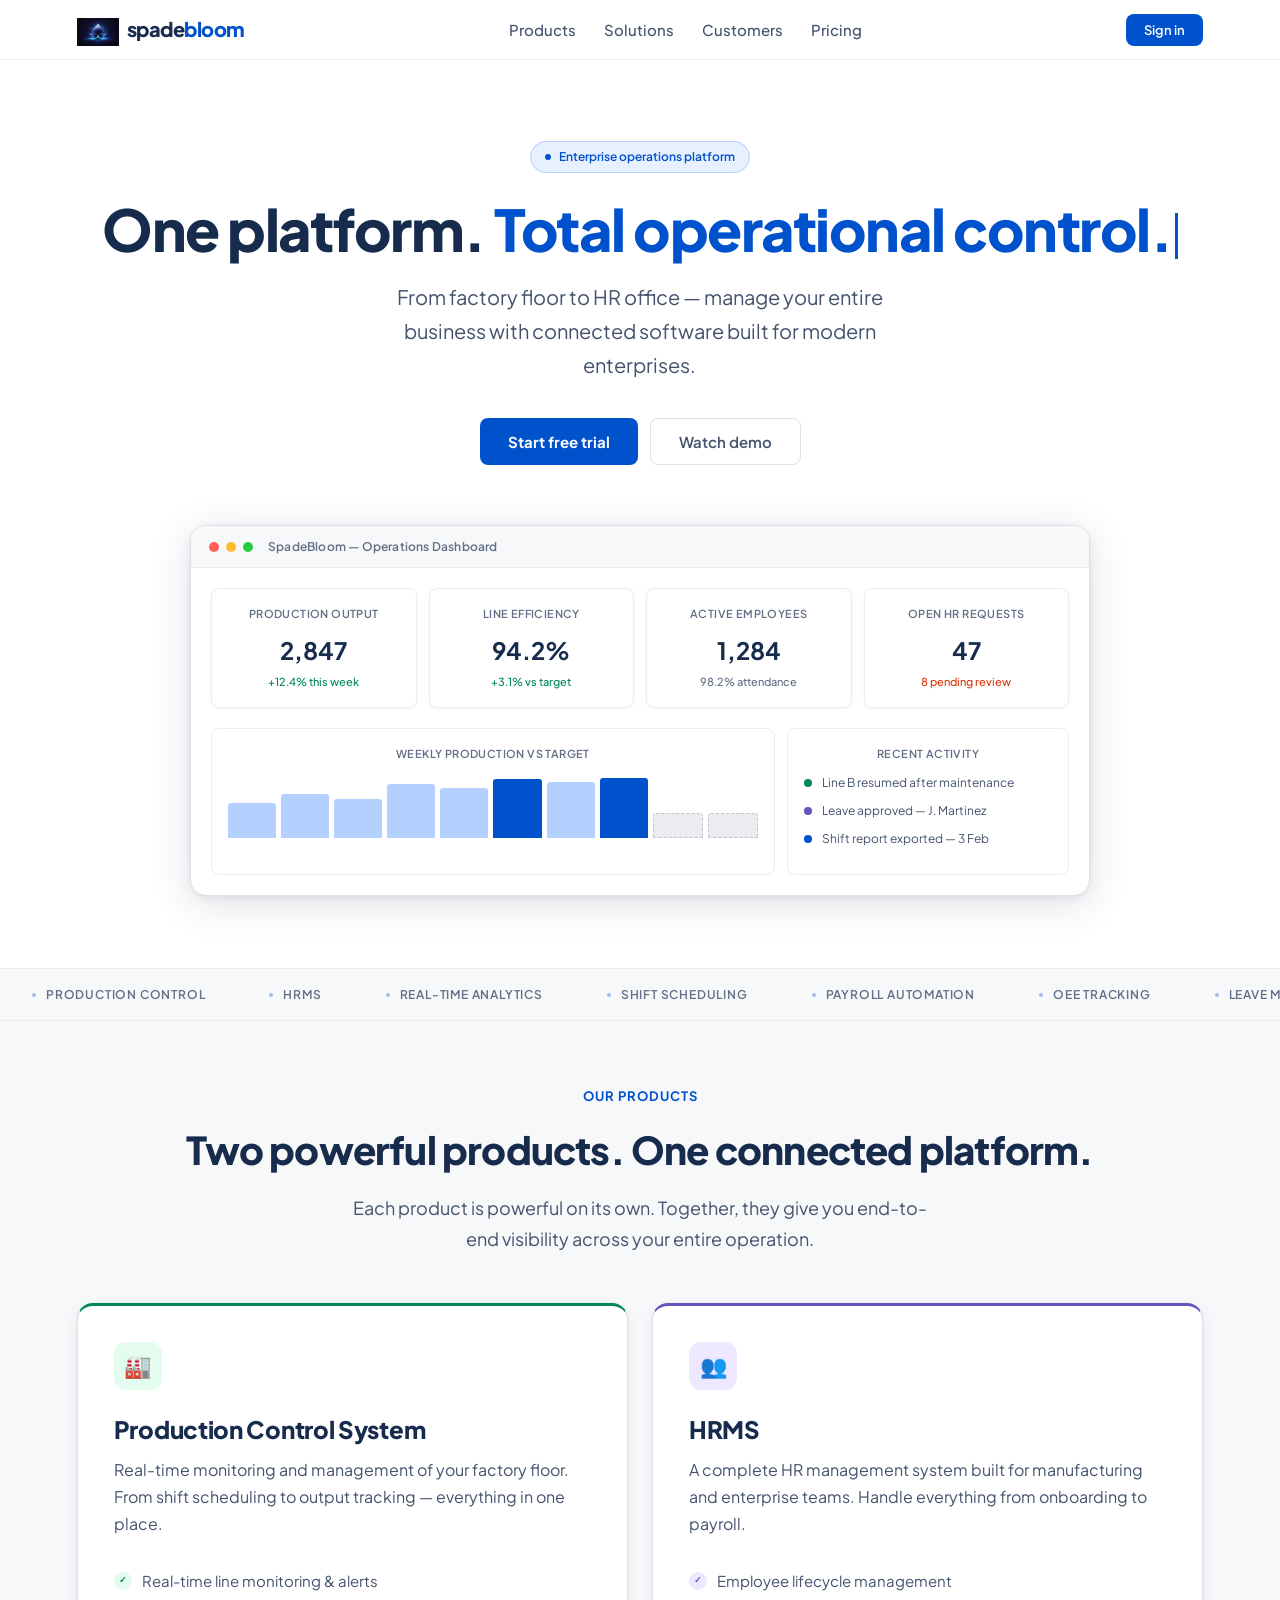
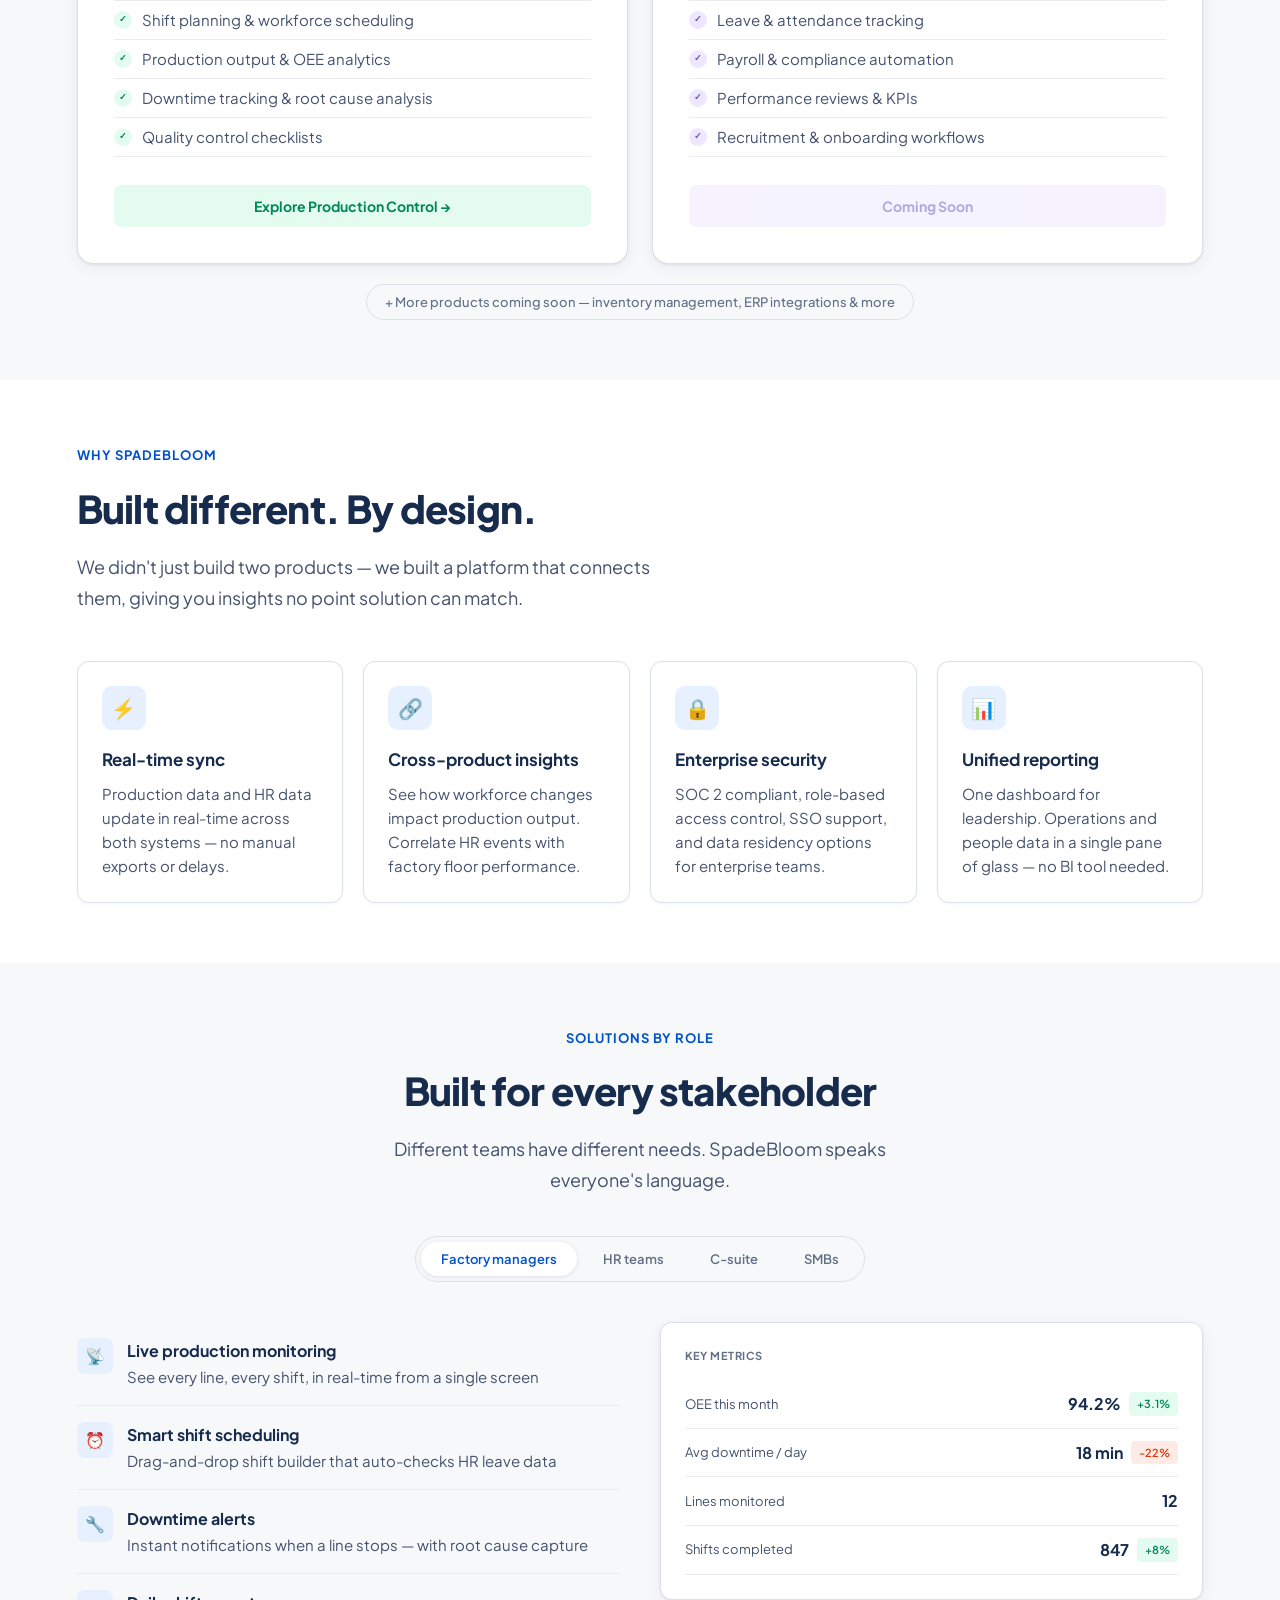
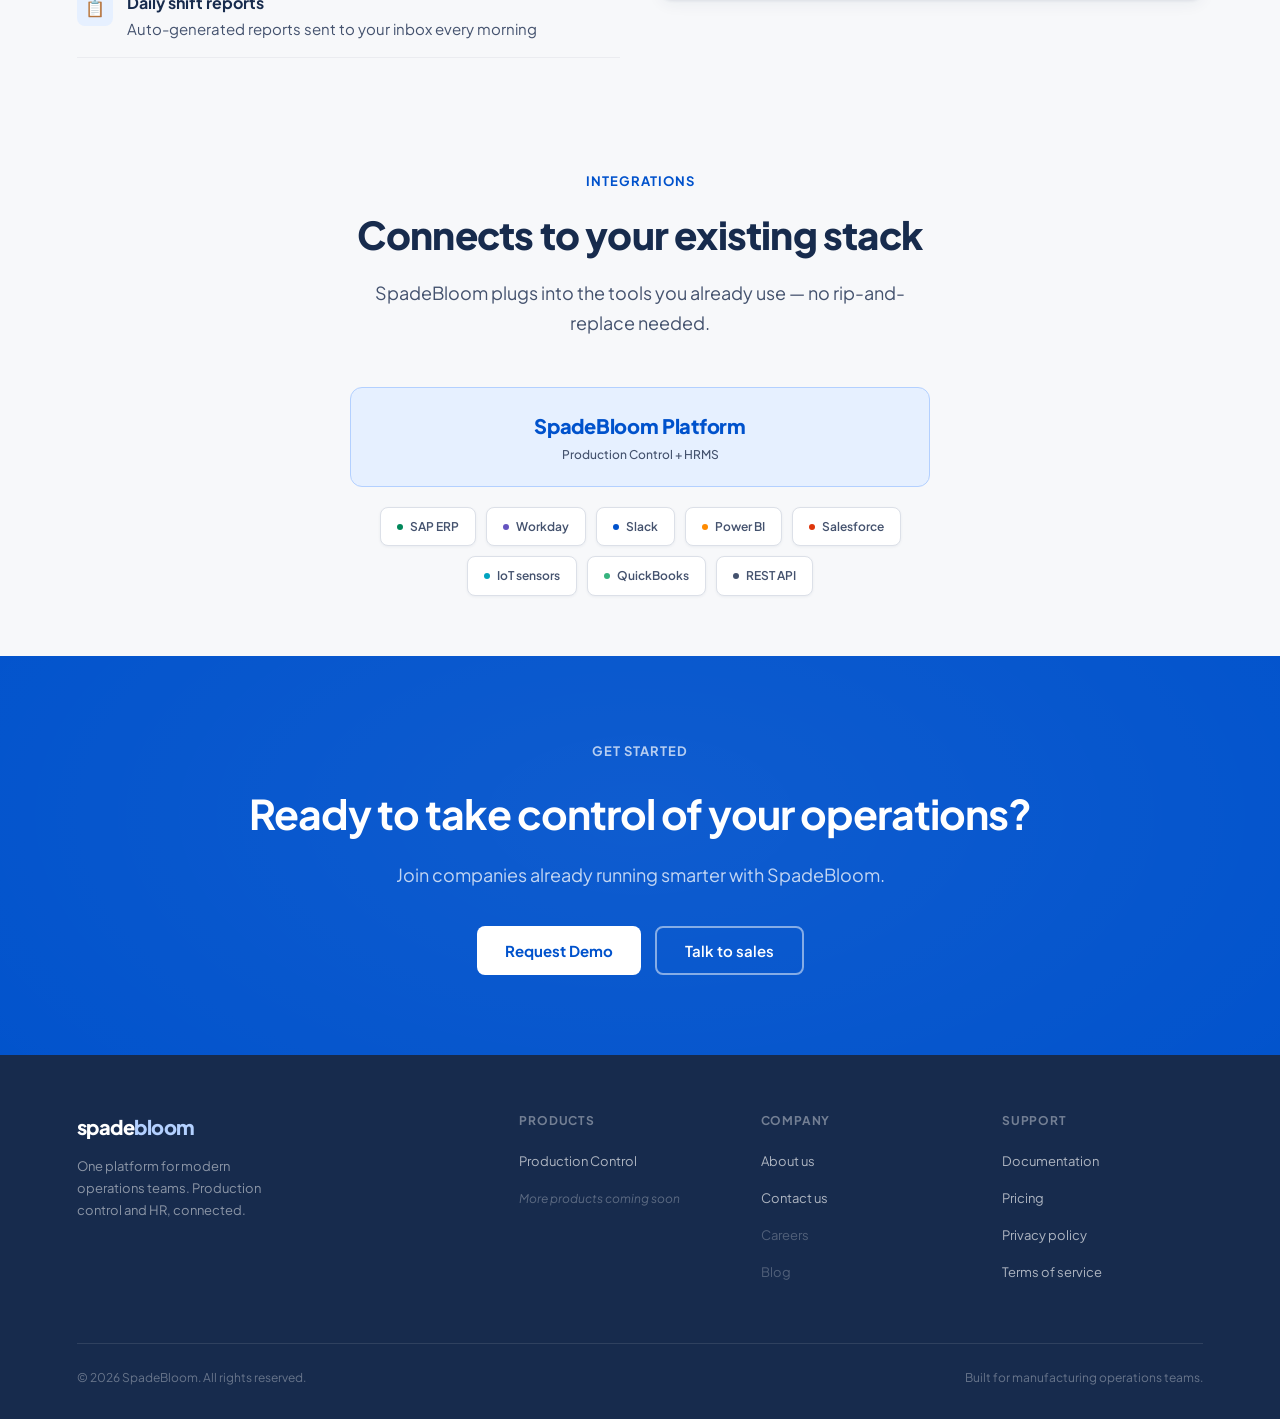
<file: spadebloom-atlassian-theme.html>
<!DOCTYPE html>
<html lang="en">
<head>
<!-- Google tag (gtag.js) -->
<script async src="https://www.googletagmanager.com/gtag/js?id=G-JW3GMCE2BN"></script>
<script>
  window.dataLayer = window.dataLayer || [];
  function gtag(){dataLayer.push(arguments);}
  gtag('js', new Date());
  gtag('config', 'G-JW3GMCE2BN');
</script>
<meta charset="UTF-8">
<meta name="viewport" content="width=device-width, initial-scale=1.0">
<title>SpadeBloom — One Platform. Total Operational Control.</title>
<link rel="preconnect" href="https://fonts.googleapis.com">
<link href="https://fonts.googleapis.com/css2?family=Plus+Jakarta+Sans:wght@300;400;500;600;700;800&display=swap" rel="stylesheet">
<style>
  *{box-sizing:border-box;margin:0;padding:0}
  html,body{overflow-x:hidden;width:100%}
  :root{
    --white:#ffffff;--bg:#f7f8fa;--bg2:#f0f2f5;
    --blue:#0052cc;--blue-hover:#0065ff;--blue-light:#e6f0ff;--blue-mid:#b3d0ff;
    --text:#172b4d;--text2:#44526e;--text3:#626f86;
    --border:#dce0e8;--border-light:#ebecf0;
    --prod1:#00875a;--prod1-light:#e3fcef;--prod1-mid:#abefc6;
    --prod2:#6554c0;--prod2-light:#ede8ff;--prod2-mid:#c0b6f2;
    --radius:8px;--radius-lg:12px;--radius-xl:16px;
    --shadow:0 1px 3px rgba(23,43,77,0.08),0 4px 16px rgba(23,43,77,0.06);
    --shadow-hover:0 4px 12px rgba(23,43,77,0.12),0 8px 32px rgba(23,43,77,0.08);
  }
  body{background:var(--white);color:var(--text);font-family:'Plus Jakarta Sans',sans-serif;font-size:17px;line-height:1.6;overflow-x:hidden;width:100%;position:relative}

  /* SCROLL PROGRESS BAR */
  #progress-bar{position:fixed;top:0;left:0;height:3px;width:0%;background:linear-gradient(90deg,var(--prod1),var(--blue),var(--prod2));z-index:9999;transition:width 0.08s linear;box-shadow:0 0 6px rgba(0,82,204,0.4)}


  /* NAV */
  nav{position:sticky;top:0;z-index:100;background:rgba(255,255,255,0.96);backdrop-filter:blur(8px);border-bottom:1px solid var(--border-light);padding:0 6%;display:flex;align-items:center;justify-content:space-between;height:60px;transition:box-shadow 0.3s;width:100%;max-width:100%}
  .logo{font-family:'Plus Jakarta Sans',sans-serif;font-weight:800;font-size:20px;color:var(--text);letter-spacing:-0.5px}
  .logo span{color:var(--blue)}
  .nav-links{display:flex;gap:4px;list-style:none}
  .nav-links a{color:var(--text2);text-decoration:none;font-size:15px;font-weight:500;padding:6px 12px;border-radius:var(--radius);transition:all 0.15s}
  .nav-links a:hover{background:var(--bg);color:var(--text)}
  .nav-ctas{display:flex;gap:8px;align-items:center}
  .btn-ghost{background:transparent;border:1.5px solid var(--border);color:var(--text2);padding:7px 16px;border-radius:var(--radius);font-size:13px;font-weight:600;cursor:pointer;font-family:'Plus Jakarta Sans',sans-serif;transition:all 0.15s}
  .btn-ghost:hover{border-color:var(--blue);color:var(--blue);background:var(--blue-light)}
  .btn-primary{background:var(--blue);border:none;color:#fff;padding:8px 18px;border-radius:var(--radius);font-size:13px;font-weight:600;cursor:pointer;font-family:'Plus Jakarta Sans',sans-serif;transition:all 0.15s}
  .btn-primary:hover{background:var(--blue-hover)}

  /* HERO */
  .hero{padding:80px 6% 72px;text-align:center;background:var(--white);position:relative;overflow:hidden;width:100%}
  .hero-badge{display:inline-flex;align-items:center;gap:8px;background:var(--blue-light);border:1px solid var(--blue-mid);border-radius:100px;padding:5px 14px;font-size:12px;color:var(--blue);margin-bottom:24px;font-weight:600}
  .hero-badge-dot{width:6px;height:6px;background:var(--blue);border-radius:50%;animation:pulse 2s infinite}
  @keyframes pulse{0%,100%{opacity:1}50%{opacity:0.4}}
  .hero h1{font-size:clamp(36px,4.5vw,60px);line-height:1.1;letter-spacing:-1.5px;color:var(--text);max-width:100%;margin:0 auto 20px;font-weight:800;word-break:break-word}
  #typewriter{color:var(--blue)}
  .cursor-blink{display:inline-block;width:3px;height:0.8em;background:var(--blue);margin-left:3px;vertical-align:middle;animation:blink 0.9s step-end infinite}
  @keyframes blink{0%,100%{opacity:1}50%{opacity:0}}
  .hero-sub{font-size:20px;color:var(--text2);max-width:50%;margin:0 auto 36px;font-weight:400;line-height:1.7}
  .hero-btns{display:flex;gap:12px;justify-content:center;flex-wrap:wrap;margin-bottom:60px}
  .btn-lg{padding:13px 28px;border-radius:var(--radius);font-size:15px;font-weight:700;cursor:pointer;font-family:'Plus Jakarta Sans',sans-serif;transition:all 0.15s}
  .btn-lg-primary{background:var(--blue);border:none;color:#fff}
  .btn-lg-primary:hover{background:var(--blue-hover);transform:translateY(-1px);box-shadow:0 4px 12px rgba(0,82,204,0.3)}
  .btn-lg-ghost{background:transparent;border:1.5px solid var(--border);color:var(--text2);font-weight:600}
  .btn-lg-ghost:hover{border-color:var(--blue);color:var(--blue);background:var(--blue-light)}

  /* MARQUEE */
  .marquee-section{padding:16px 0;border-top:1px solid var(--border-light);border-bottom:1px solid var(--border-light);overflow:hidden;background:var(--bg);width:100%;max-width:100%}
  .marquee-track{display:flex;width:max-content;animation:marqueeAnim 30s linear infinite}
  .marquee-track:hover{animation-play-state:paused}
  @keyframes marqueeAnim{from{transform:translateX(0)}to{transform:translateX(-50%)}}
  .marquee-item{display:inline-flex;align-items:center;gap:10px;padding:0 32px;white-space:nowrap;font-size:12px;color:var(--text3);font-weight:600;text-transform:uppercase;letter-spacing:0.8px}
  .marquee-sep{width:4px;height:4px;border-radius:50%;background:var(--blue);opacity:0.35;flex-shrink:0}

  /* DASHBOARD MOCKUP */
  .dashboard-mockup{max-width:900px;width:100%;margin:0 auto;background:var(--white);border:1px solid var(--border);border-radius:var(--radius-xl);overflow:hidden;box-shadow:0 8px 40px rgba(23,43,77,0.14),0 2px 8px rgba(23,43,77,0.08);will-change:transform}
  .dash-header{background:var(--bg);padding:11px 18px;display:flex;align-items:center;gap:7px;border-bottom:1px solid var(--border-light)}
  .dash-dot{width:10px;height:10px;border-radius:50%}
  .dash-title{font-size:12px;color:var(--text3);margin-left:8px;font-weight:600;letter-spacing:0.2px}
  .dash-body{padding:20px;display:grid;grid-template-columns:1fr 1fr 1fr 1fr;gap:12px}
  .stat-card{background:var(--white);border:1px solid var(--border-light);border-radius:var(--radius);padding:16px;box-shadow:0 1px 3px rgba(23,43,77,0.05)}
  .stat-label{font-size:11px;color:var(--text3);font-weight:600;text-transform:uppercase;letter-spacing:0.4px;margin-bottom:8px}
  .stat-val{font-size:24px;font-weight:700;color:var(--text)}
  .stat-change{font-size:11px;margin-top:4px;font-weight:500}
  .up{color:#00875a}.down{color:#de350b}
  .dash-row2{display:grid;grid-template-columns:2fr 1fr;gap:12px;padding:0 20px 20px}
  .chart-area{background:var(--white);border:1px solid var(--border-light);border-radius:var(--radius);padding:16px}
  .chart-label{font-size:11px;color:var(--text3);margin-bottom:12px;font-weight:600;text-transform:uppercase;letter-spacing:0.4px}
  .chart-bars{display:flex;align-items:flex-end;gap:5px;height:64px}
  .bar{flex:1;border-radius:3px 3px 0 0}
  .activity{background:var(--white);border:1px solid var(--border-light);border-radius:var(--radius);padding:16px}
  .activity-item{display:flex;gap:10px;align-items:flex-start;margin-bottom:10px}
  .act-dot{width:8px;height:8px;border-radius:50%;margin-top:5px;flex-shrink:0}
  .act-text{font-size:12px;color:var(--text2);line-height:1.5;font-weight:400}

  /* SECTIONS */
  section{padding:60px 6%;overflow:visible}
  .section-tag{display:inline-block;font-size:13px;font-weight:700;color:var(--blue);text-transform:uppercase;letter-spacing:1px;margin-bottom:20px}
  .section-title{font-size:clamp(28px,3vw,44px);line-height:1.2;letter-spacing:-0.8px;color:var(--text);margin-bottom:20px;font-weight:800}
  .section-sub{font-size:18px;color:var(--text2);max-width:min(580px,100%);line-height:1.7;font-weight:400}
  .section-center{text-align:center}
  .section-center .section-sub{margin:0 auto}
  .bg-grey{background:var(--bg)}

  /* PRODUCTS */
  .products-grid{display:grid;grid-template-columns:1fr 1fr;gap:24px;margin-top:48px;overflow:visible}
  .product-card{background:var(--white);border:1px solid var(--border);border-radius:var(--radius-xl);padding:36px;position:relative;transition:box-shadow 0.2s,transform 0.2s;box-shadow:var(--shadow);z-index:0}
  .product-card:hover{transform:scale(1.02);box-shadow:var(--shadow-hover);z-index:10}
  .product-card-1{border-top:3px solid var(--prod1)}
  .product-card-2{border-top:3px solid var(--prod2)}
  .product-icon{width:48px;height:48px;border-radius:12px;display:flex;align-items:center;justify-content:center;margin-bottom:20px;font-size:22px}
  .icon-prod1{background:var(--prod1-light)}
  .icon-prod2{background:var(--prod2-light)}
  .product-name{font-size:24px;font-weight:800;color:var(--text);margin-bottom:8px;letter-spacing:-0.3px}
  .product-desc{font-size:16px;color:var(--text2);margin-bottom:24px;line-height:1.7}
  .product-features{list-style:none;margin-bottom:28px}
  .product-features li{font-size:15px;color:var(--text2);padding:7px 0;border-bottom:1px solid var(--border-light);display:flex;align-items:center;gap:10px}
  .feat-check{width:18px;height:18px;border-radius:50%;display:flex;align-items:center;justify-content:center;flex-shrink:0;font-size:9px;font-weight:700}
  .check-prod1{background:var(--prod1-light);color:var(--prod1)}
  .check-prod2{background:var(--prod2-light);color:var(--prod2)}
  .btn-product{width:100%;padding:12px;border-radius:var(--radius);font-size:14px;font-weight:700;cursor:pointer;font-family:'Plus Jakarta Sans',sans-serif;transition:all 0.15s;border:none}
  .btn-p1{background:var(--prod1-light);color:var(--prod1)}
  .btn-p1:hover{background:var(--prod1-mid)}
  .btn-p2{background:var(--prod2-light);color:var(--prod2)}
  .btn-p2:hover{background:var(--prod2-mid)}
  .coming-soon{text-align:center;margin-top:20px}
  .cs-badge{display:inline-flex;align-items:center;gap:6px;background:var(--bg);border:1px solid var(--border);border-radius:100px;padding:7px 18px;font-size:13px;color:var(--text3);font-weight:500}

  /* DIFFERENTIATORS */
  .diff-grid{display:grid;grid-template-columns:repeat(4,1fr);gap:20px;margin-top:48px;overflow:visible}
  .diff-card{background:var(--white);border:1px solid var(--border);border-radius:var(--radius-lg);padding:24px;box-shadow:0 1px 3px rgba(23,43,77,0.05);transition:transform 0.2s,box-shadow 0.2s;z-index:0;position:relative}
  .diff-card:hover{transform:scale(1.04);box-shadow:var(--shadow);z-index:10}
  .diff-icon{width:44px;height:44px;border-radius:10px;background:var(--blue-light);display:flex;align-items:center;justify-content:center;margin-bottom:16px;font-size:20px}
  .diff-title{font-size:17px;font-weight:700;color:var(--text);margin-bottom:8px}
  .diff-text{font-size:15px;color:var(--text2);line-height:1.6}

  /* ROLES */
  .roles-tabs{display:flex;gap:6px;margin-top:40px;flex-wrap:wrap;justify-content:center;background:var(--bg);border:1px solid var(--border);border-radius:100px;padding:5px;width:fit-content;max-width:100%;margin-left:auto;margin-right:auto}
  .role-tab{padding:9px 20px;border-radius:100px;font-size:13px;font-weight:600;cursor:pointer;border:none;background:transparent;color:var(--text3);font-family:'Plus Jakarta Sans',sans-serif;transition:all 0.15s}
  .role-tab.active{background:var(--white);color:var(--blue);box-shadow:0 1px 4px rgba(23,43,77,0.12)}
  .roles-content{margin-top:40px;display:grid;grid-template-columns:1fr 1fr;gap:40px;align-items:start}
  .role-points{list-style:none}
  .role-point{display:flex;gap:14px;align-items:flex-start;padding:16px 0;border-bottom:1px solid var(--border-light)}
  .rp-icon{width:36px;height:36px;border-radius:var(--radius);background:var(--blue-light);display:flex;align-items:center;justify-content:center;flex-shrink:0;font-size:16px}
  .rp-title{font-size:16px;font-weight:700;color:var(--text);margin-bottom:3px}
  .rp-text{font-size:15px;color:var(--text2);line-height:1.5}
  .role-visual{background:var(--white);border:1px solid var(--border);border-radius:var(--radius-lg);padding:24px;box-shadow:var(--shadow)}
  .rv-header{font-size:11px;color:var(--text3);text-transform:uppercase;letter-spacing:0.5px;font-weight:700;margin-bottom:16px}
  .rv-metric{display:flex;justify-content:space-between;align-items:center;padding:11px 0;border-bottom:1px solid var(--border-light)}
  .rv-label{font-size:13px;color:var(--text2);font-weight:400}
  .rv-val{font-size:16px;font-weight:700;color:var(--text)}
  .rv-badge{font-size:11px;padding:3px 8px;border-radius:4px;font-weight:600}
  .badge-up{background:var(--prod1-light);color:var(--prod1)}
  .badge-down{background:#ffebe6;color:#de350b}

  /* TESTIMONIALS */
  .testimonials-grid{display:grid;grid-template-columns:repeat(3,1fr);gap:20px;margin-top:48px;overflow:visible}
  .testimonial-card{background:var(--white);border:1px solid var(--border);border-radius:var(--radius-lg);padding:28px;box-shadow:var(--shadow);transition:transform 0.2s,box-shadow 0.2s;z-index:0;position:relative}
  .testimonial-card:hover{transform:scale(1.03);box-shadow:var(--shadow-hover);z-index:10}
  .stars{color:#ff8b00;font-size:13px;margin-bottom:16px;letter-spacing:1px}
  .testimonial-text{font-size:16px;color:var(--text2);line-height:1.75;margin-bottom:20px}
  .testimonial-author{display:flex;align-items:center;gap:12px}
  .author-avatar{width:38px;height:38px;border-radius:50%;display:flex;align-items:center;justify-content:center;font-size:12px;font-weight:700;flex-shrink:0}
  .author-name{font-size:13px;font-weight:700;color:var(--text)}
  .author-title{font-size:11px;color:var(--text3)}

  /* INTEGRATIONS */
  .integration-diagram{max-width:min(580px,100%);margin:48px auto 0}
  .int-center{text-align:center;padding:22px;background:var(--blue-light);border:1.5px solid var(--blue-mid);border-radius:var(--radius-lg);margin-bottom:20px}
  .int-center-name{font-size:20px;font-weight:800;color:var(--blue);letter-spacing:-0.3px}
  .int-center-sub{font-size:12px;color:var(--text2);margin-top:3px;font-weight:500}
  .int-row{display:flex;justify-content:center;gap:10px;flex-wrap:wrap}
  .int-chip{background:var(--white);border:1px solid var(--border);border-radius:var(--radius);padding:9px 16px;font-size:12px;color:var(--text2);font-weight:600;display:flex;align-items:center;gap:7px;box-shadow:0 1px 3px rgba(23,43,77,0.06);transition:all 0.15s}
  .int-chip:hover{border-color:var(--blue);color:var(--blue);box-shadow:0 2px 8px rgba(0,82,204,0.12)}
  .int-dot{width:6px;height:6px;border-radius:50%}

  /* CTA */
  .cta-section{background:var(--blue);text-align:center;padding:80px 6%;position:relative;overflow:hidden}
  .cta-section::before{content:'';position:absolute;top:-60%;left:-10%;width:120%;height:200%;background:radial-gradient(ellipse 60% 60% at 50% 50%,rgba(255,255,255,0.06),transparent);pointer-events:none}
  .cta-section .section-tag{color:rgba(255,255,255,0.7)}
  .cta-section h2{color:#fff;font-size:clamp(30px,3.2vw,48px);letter-spacing:-1px;margin-bottom:14px}
  .cta-section p{font-size:18px;color:rgba(255,255,255,0.75);margin-bottom:36px}
  .cta-btns{display:flex;gap:14px;justify-content:center;flex-wrap:wrap}
  .btn-lg-white{background:#fff;border:none;color:var(--blue);font-weight:700}
  .btn-lg-white:hover{background:#f0f7ff;transform:translateY(-1px);box-shadow:0 4px 16px rgba(0,0,0,0.15)}
  .btn-lg-outline-white{background:transparent;border:2px solid rgba(255,255,255,0.5);color:#fff;font-weight:600}
  .btn-lg-outline-white:hover{border-color:#fff;background:rgba(255,255,255,0.1)}

  /* FOOTER */
  footer{background:var(--text);padding:56px 6% 32px}
  .footer-grid{display:grid;grid-template-columns:2fr 1fr 1fr 1fr;gap:40px;margin-bottom:48px}
  .footer-brand .logo{color:#fff}
  .footer-brand .logo span{color:var(--blue-mid)}
  .footer-brand p{font-size:13px;color:rgba(255,255,255,0.5);margin-top:12px;line-height:1.7;max-width:min(220px,100%)}
  .footer-col h4{font-size:12px;font-weight:700;color:rgba(255,255,255,0.4);margin-bottom:16px;text-transform:uppercase;letter-spacing:0.8px}
  .footer-col ul{list-style:none}
  .footer-col li{margin-bottom:10px}
  .footer-col a{font-size:13px;color:rgba(255,255,255,0.65);text-decoration:none;transition:color 0.15s;font-weight:400}
  .footer-col a:hover{color:#fff}
  .footer-bottom{border-top:1px solid rgba(255,255,255,0.1);padding-top:24px;display:flex;justify-content:space-between;align-items:center}
  .footer-bottom p{font-size:12px;color:rgba(255,255,255,0.35)}

  /* DEMO MODAL */
  .modal-overlay{position:fixed;inset:0;background:rgba(23,43,77,0.5);backdrop-filter:blur(4px);z-index:9998;display:none;align-items:flex-start;justify-content:center;padding:24px;overflow-y:auto;-webkit-overflow-scrolling:touch}
  .modal-overlay.active{display:flex}
  .modal-box{background:var(--white);border:1px solid var(--border);border-radius:var(--radius-xl);width:100%;max-width:720px;padding:40px 36px;position:relative;box-shadow:0 24px 80px rgba(23,43,77,0.18);animation:modalIn 0.25s ease;margin:auto 0}
  @keyframes modalIn{from{opacity:0;transform:translateY(20px) scale(0.97)}to{opacity:1;transform:translateY(0) scale(1)}}
  .modal-close{position:absolute;top:16px;right:16px;background:var(--bg);border:1px solid var(--border-light);color:var(--text3);width:32px;height:32px;border-radius:50%;font-size:18px;cursor:pointer;display:flex;align-items:center;justify-content:center;transition:all 0.15s}
  .modal-close:hover{background:var(--bg2);color:var(--text)}
  .modal-badge{display:inline-block;font-size:11px;font-weight:700;text-transform:uppercase;letter-spacing:1px;color:var(--blue);background:var(--blue-light);border:1px solid var(--blue-mid);border-radius:100px;padding:4px 14px;margin-bottom:20px}
  .modal-title{font-size:clamp(24px,3vw,36px);font-weight:800;color:var(--text);letter-spacing:-0.5px;line-height:1.2;margin-bottom:8px}
  .modal-title em{font-style:normal;color:var(--blue)}
  .modal-subtitle{font-size:15px;color:var(--text3);margin-bottom:32px}
  .modal-form{display:grid;grid-template-columns:1fr 1fr;gap:20px}
  .modal-field{display:flex;flex-direction:column;gap:6px}
  .modal-field.full{grid-column:span 2}
  .modal-field label{font-size:13px;font-weight:600;color:var(--text)}
  .modal-field label .req{color:var(--blue)}
  .modal-field input,.modal-field select,.modal-field textarea{background:var(--bg);border:1.5px solid var(--border);border-radius:var(--radius);padding:12px 14px;font-size:14px;color:var(--text);font-family:'Plus Jakarta Sans',sans-serif;transition:border 0.15s;outline:none;width:100%;box-sizing:border-box}
  .modal-field input::placeholder,.modal-field textarea::placeholder{color:var(--text3)}
  .modal-field input:focus,.modal-field select:focus,.modal-field textarea:focus{border-color:var(--blue);box-shadow:0 0 0 3px rgba(0,82,204,0.1)}
  .modal-field input.error,.modal-field select.error,.modal-field textarea.error{border-color:#de350b}
  .modal-field .error-msg{font-size:11px;color:#de350b;min-height:16px}
  .modal-field select{appearance:none;-webkit-appearance:none;background-image:url("data:image/svg+xml,%3Csvg xmlns='http://www.w3.org/2000/svg' width='12' height='8' fill='%23626f86'%3E%3Cpath d='M1 1l5 5 5-5'/%3E%3C/svg%3E");background-repeat:no-repeat;background-position:right 14px center;padding-right:36px}
  .modal-field select option{background:var(--white);color:var(--text)}
  .modal-field textarea{resize:vertical;min-height:100px}
  .modal-submit{grid-column:span 2;background:var(--blue);border:none;color:#fff;padding:14px;border-radius:var(--radius);font-size:15px;font-weight:700;cursor:pointer;font-family:'Plus Jakarta Sans',sans-serif;transition:all 0.2s;margin-top:4px}
  .modal-submit:hover{background:var(--blue-hover);transform:translateY(-1px);box-shadow:0 4px 16px rgba(0,82,204,0.3)}
  .modal-success{display:none;text-align:center;padding:40px 20px}
  .modal-success .success-icon{font-size:48px;margin-bottom:16px}
  .modal-success h3{color:var(--text);font-size:22px;font-weight:800;margin-bottom:8px}
  .modal-success p{color:var(--text3);font-size:15px}

  /* SCROLL ANIMATIONS */
  .reveal{opacity:0;transform:translateY(32px);transition:opacity 0.6s cubic-bezier(0.22,1,0.36,1),transform 0.6s cubic-bezier(0.22,1,0.36,1)}
  .reveal.visible{opacity:1;transform:translateY(0)}
  .reveal-left{opacity:0;transform:translateX(-32px);transition:opacity 0.6s cubic-bezier(0.22,1,0.36,1),transform 0.6s cubic-bezier(0.22,1,0.36,1)}
  .reveal-left.visible{opacity:1;transform:translateX(0)}
  .reveal-right{opacity:0;transform:translateX(32px);transition:opacity 0.6s cubic-bezier(0.22,1,0.36,1),transform 0.6s cubic-bezier(0.22,1,0.36,1)}
  .reveal-right.visible{opacity:1;transform:translateX(0)}
  .reveal-scale{opacity:0;transform:scale(0.95);transition:opacity 0.55s cubic-bezier(0.22,1,0.36,1),transform 0.55s cubic-bezier(0.22,1,0.36,1)}
  .reveal-scale.visible{opacity:1;transform:scale(1)}
  .d1{transition-delay:0.05s}.d2{transition-delay:0.12s}.d3{transition-delay:0.19s}.d4{transition-delay:0.26s}
  .d5{transition-delay:0.08s}.d6{transition-delay:0.16s}.d7{transition-delay:0.24s}.d8{transition-delay:0.32s}
  /* HAMBURGER */
  .hamburger{display:none;flex-direction:column;gap:5px;background:none;border:none;cursor:pointer;padding:4px;z-index:200}
  .hamburger span{display:block;width:22px;height:2px;background:var(--text);border-radius:2px;transition:all 0.25s}
  .hamburger.open span:nth-child(1){transform:translateY(7px) rotate(45deg)}
  .hamburger.open span:nth-child(2){opacity:0}
  .hamburger.open span:nth-child(3){transform:translateY(-7px) rotate(-45deg)}

  /* MOBILE NAV OPEN */
  .nav-links.open{display:flex;flex-direction:column;position:absolute;top:56px;left:0;right:0;background:#fff;border-bottom:1px solid var(--border);padding:16px 5%;gap:4px;z-index:150;box-shadow:0 8px 24px rgba(23,43,77,0.1)}
  .nav-links.open a{padding:10px 12px;font-size:15px;border-radius:var(--radius)}

  nav.scrolled{box-shadow:0 2px 16px rgba(23,43,77,0.1)}
  .stat-val.counting{color:var(--blue)}

  /* ══════════════════════════════════════
     RESPONSIVE — TABLET (≤ 1024px)
  ══════════════════════════════════════ */
  @media(max-width:1024px){
    nav{padding:0 4%}
    .nav-links{gap:2px}
    .nav-links a{font-size:13px;padding:5px 10px}
    section{padding:64px 4%;overflow:visible}
    .hero{padding:72px 4% 60px}
    .diff-grid{grid-template-columns:repeat(2,1fr);gap:16px}
    .footer-grid{grid-template-columns:1fr 1fr;gap:32px}
    .dash-body{grid-template-columns:1fr 1fr}
  }

  /* ══════════════════════════════════════
     RESPONSIVE — MOBILE (≤ 768px)
  ══════════════════════════════════════ */
  @media(max-width:768px){

    /* BASE — prevent any element from busting out */
    *{max-width:100%;word-break:break-word}
    img,svg{height:auto}

    /* NAV */
    nav{padding:0 5%;height:56px;position:relative;width:100%;box-sizing:border-box}
    .nav-links{display:none}
    .btn-ghost{display:none}
    .btn-primary{padding:7px 14px;font-size:12px;max-width:none}
    .hamburger{display:flex}

    /* HERO */
    .hero{padding:48px 5% 36px;overflow:hidden}
    .hero h1{font-size:clamp(24px,7vw,38px);letter-spacing:-0.8px}
    .hero-sub{font-size:14px;padding:0 2px}
    .hero-btns{flex-direction:column;align-items:center;gap:10px;margin-bottom:32px}
    .btn-lg{width:100%;max-width:300px;text-align:center;padding:12px 20px}
    .cursor-blink{display:none}

    /* DASHBOARD — clamp width, hide overflow */
    .dashboard-mockup{border-radius:10px;max-width:100%;overflow:hidden}
    .dash-body{grid-template-columns:1fr 1fr;gap:6px;padding:10px}
    .stat-card{padding:10px}
    .stat-val{font-size:16px}
    .stat-label{font-size:9px}
    .stat-change{font-size:9px}
    .dash-row2{grid-template-columns:1fr;gap:6px;padding:0 10px 10px}
    .chart-bars{height:36px}
    .activity{display:none}
    .dash-header{padding:9px 14px}
    .dash-title{font-size:11px}

    /* SECTIONS */
    section{padding:44px 5%;overflow:visible}
    .section-title{font-size:clamp(20px,5.5vw,28px)}
    .section-sub{font-size:14px}

    /* MARQUEE */
    .marquee-section{padding:12px 0;overflow:hidden;width:100%}
    .marquee-item{padding:0 18px;font-size:11px}

    /* PRODUCTS */
    .products-grid{grid-template-columns:1fr;gap:14px;margin-top:24px}
    .product-card{padding:20px}
    .product-name{font-size:17px}
    .product-desc{font-size:13px}

    /* DIFFERENTIATORS */
    .diff-grid{grid-template-columns:1fr 1fr;gap:10px;margin-top:24px}
    .diff-card{padding:14px}
    .diff-icon{width:32px;height:32px;font-size:14px;margin-bottom:8px;border-radius:8px}
    .diff-title{font-size:13px;margin-bottom:4px}
    .diff-text{font-size:11px}

    /* ROLES */
    .roles-tabs{flex-wrap:wrap;border-radius:10px;padding:4px;gap:4px;width:100%;max-width:100%}
    .role-tab{padding:7px 10px;font-size:11px;flex:1;text-align:center;min-width:0;border-radius:8px}
    .roles-content{grid-template-columns:1fr;gap:16px;margin-top:16px}
    .rp-icon{width:28px;height:28px;font-size:13px;flex-shrink:0}
    .role-visual{width:100%;overflow-x:hidden}
    .rv-val{font-size:14px}

    /* TESTIMONIALS */
    .testimonials-grid{grid-template-columns:1fr;gap:12px;margin-top:24px}
    .testimonial-card{padding:16px}
    .testimonial-text{font-size:13px}

    /* INTEGRATIONS */
    .integration-diagram{margin-top:24px;width:100%}
    .int-center{padding:14px;border-radius:10px}
    .int-center-name{font-size:15px}
    .int-row{gap:7px}
    .int-chip{padding:6px 10px;font-size:11px;gap:5px}

    /* CTA */
    .cta-section{padding:48px 5%}
    .cta-section h2{font-size:clamp(20px,6vw,30px)}
    .cta-section p{font-size:14px}
    .cta-btns{flex-direction:column;align-items:center;gap:10px}
    .btn-lg-white,.btn-lg-outline-white{width:100%;max-width:300px;text-align:center;padding:12px 20px}

    /* FOOTER */
    footer{padding:36px 5% 24px}
    .footer-grid{grid-template-columns:1fr;gap:22px;margin-bottom:24px}
    .footer-col h4{margin-bottom:10px}
    .footer-bottom{flex-direction:column;gap:6px;text-align:center}
    .modal-box{padding:24px 18px;max-width:100%;border-radius:var(--radius-lg)}
    .modal-form{grid-template-columns:1fr}
    .modal-field.full{grid-column:span 1}
    .modal-submit{grid-column:span 1}
    .modal-title{font-size:20px}
    .legal-box{padding:24px 18px;border-radius:var(--radius-lg)}
    .legal-title{font-size:20px}
  }

  /* ══════════════════════════════════════
     RESPONSIVE — SMALL MOBILE (≤ 480px)
  ══════════════════════════════════════ */
  @media(max-width:480px){
    .hero{padding:36px 4% 28px}
    .hero h1{font-size:clamp(20px,8vw,30px);letter-spacing:-0.3px}
    .hero-sub{font-size:13px}
    section{padding:36px 4%}
    .diff-grid{grid-template-columns:1fr}
    .diff-card{padding:14px}
    .role-tab{flex:unset;width:calc(50% - 3px)}
    .stat-val{font-size:14px}
    .int-chip{font-size:10px;padding:5px 8px}
    .product-card{padding:16px}
    .section-title{letter-spacing:-0.2px}
    .marquee-item{padding:0 14px;font-size:10px}
    .nav-links.open{padding:10px 4%}
    .cs-badge{font-size:11px;padding:5px 12px;text-align:center}
    .coming-soon{padding:0 4px}
  }

  /* LEGAL MODALS */
  .legal-overlay{position:fixed;inset:0;background:rgba(23,43,77,0.5);backdrop-filter:blur(4px);z-index:9998;display:none;align-items:flex-start;justify-content:center;padding:24px;overflow-y:auto;-webkit-overflow-scrolling:touch}
  .legal-overlay.active{display:flex}
  .legal-box{background:var(--white);border:1px solid var(--border);border-radius:var(--radius-xl);width:100%;max-width:720px;padding:40px 36px;position:relative;box-shadow:0 24px 80px rgba(23,43,77,0.18);animation:legalIn 0.25s ease;margin:auto 0}
  @keyframes legalIn{from{opacity:0;transform:translateY(20px) scale(0.97)}to{opacity:1;transform:translateY(0) scale(1)}}
  .legal-close{position:absolute;top:16px;right:16px;background:var(--bg);border:1px solid var(--border-light);color:var(--text3);width:32px;height:32px;border-radius:50%;font-size:18px;cursor:pointer;display:flex;align-items:center;justify-content:center;transition:all 0.15s}
  .legal-close:hover{background:var(--bg2);color:var(--text)}
  .legal-badge{display:inline-block;font-size:11px;font-weight:700;text-transform:uppercase;letter-spacing:1px;color:var(--blue);background:var(--blue-light);border:1px solid var(--blue-mid);border-radius:100px;padding:4px 14px;margin-bottom:16px}
  .legal-title{font-size:24px;font-weight:800;color:var(--text);letter-spacing:-0.5px;margin-bottom:6px}
  .legal-updated{font-size:13px;color:var(--text3);margin-bottom:28px}
  .legal-content h3{font-size:16px;font-weight:700;color:var(--text);margin:24px 0 8px}
  .legal-content h3:first-child{margin-top:0}
  .legal-content p{font-size:14px;color:var(--text2);line-height:1.75;margin-bottom:12px}
  .legal-content ul{margin:0 0 12px 20px;font-size:14px;color:var(--text2);line-height:1.75}
  .legal-content ul li{margin-bottom:4px}
  @media(max-width:768px){
    .legal-box{padding:24px 18px;border-radius:var(--radius-lg)}
    .legal-title{font-size:20px}
  }
</style>
</head>
<body>

<div id="progress-bar"></div>
<nav>
  <a href="https://www.spadebloom.com/" class="logo" style="text-decoration:none;color:inherit"><img src="images/logo.png" alt="SpadeBloom" style="height:28px;vertical-align:middle;margin-right:8px">spade<span>bloom</span></a>
  <ul class="nav-links" id="navLinks">
    <li><a href="#products">Products</a></li>
    <li><a href="#why">Solutions</a></li>
    <li><a href="#roles">Customers</a></li>
    <li><a href="#cta">Pricing</a></li>
  </ul>
  <div class="nav-ctas">
    <button class="btn-primary">Sign in</button>
    <button class="hamburger" id="hamburger" aria-label="Menu">
      <span></span><span></span><span></span>
    </button>
  </div>
</nav>

<div class="hero">
  <div class="hero-badge reveal d1"><span class="hero-badge-dot"></span> Enterprise operations platform</div>
  <h1 class="reveal d2">One platform. <span id="typewriter">Total operational control.</span><span class="cursor-blink"></span></h1>
  <p class="hero-sub reveal d3">From factory floor to HR office — manage your entire business with connected software built for modern enterprises.</p>
  <div class="hero-btns reveal d4">
    <button class="btn-lg btn-lg-primary" onclick="openDemoModal()">Start free trial</button>
    <button class="btn-lg btn-lg-ghost" onclick="openDemoModal()">Watch demo</button>
  </div>
  <div class="dashboard-mockup reveal" id="mockupParallax">
    <div class="dash-header">
      <div class="dash-dot" style="background:#ff5f57"></div>
      <div class="dash-dot" style="background:#ffbd2e"></div>
      <div class="dash-dot" style="background:#28ca41"></div>
      <span class="dash-title">SpadeBloom — Operations Dashboard</span>
    </div>
    <div class="dash-body">
      <div class="stat-card"><div class="stat-label">Production output</div><div class="stat-val">2,847</div><div class="stat-change up">+12.4% this week</div></div>
      <div class="stat-card"><div class="stat-label">Line efficiency</div><div class="stat-val">94.2%</div><div class="stat-change up">+3.1% vs target</div></div>
      <div class="stat-card"><div class="stat-label">Active employees</div><div class="stat-val">1,284</div><div class="stat-change" style="color:var(--text3)">98.2% attendance</div></div>
      <div class="stat-card"><div class="stat-label">Open HR requests</div><div class="stat-val">47</div><div class="stat-change down">8 pending review</div></div>
    </div>
    <div class="dash-row2">
      <div class="chart-area">
        <div class="chart-label">Weekly production vs target</div>
        <div class="chart-bars">
          <div class="bar" style="height:55%;background:#b3d0ff"></div><div class="bar" style="height:70%;background:#b3d0ff"></div><div class="bar" style="height:62%;background:#b3d0ff"></div><div class="bar" style="height:85%;background:#b3d0ff"></div><div class="bar" style="height:78%;background:#b3d0ff"></div><div class="bar" style="height:92%;background:#0052cc"></div><div class="bar" style="height:88%;background:#b3d0ff"></div><div class="bar" style="height:94%;background:#0052cc"></div><div class="bar" style="height:40%;background:#ebecf0;border:1px dashed #c1c7d0"></div><div class="bar" style="height:40%;background:#ebecf0;border:1px dashed #c1c7d0"></div>
        </div>
      </div>
      <div class="activity">
        <div class="chart-label">Recent activity</div>
        <div class="activity-item"><div class="act-dot" style="background:#00875a"></div><div class="act-text">Line B resumed after maintenance</div></div>
        <div class="activity-item"><div class="act-dot" style="background:#6554c0"></div><div class="act-text">Leave approved — J. Martinez</div></div>
        <div class="activity-item"><div class="act-dot" style="background:#0052cc"></div><div class="act-text">Shift report exported — 3 Feb</div></div>
      </div>
    </div>
  </div>
</div>

<!-- MARQUEE -->
<div class="marquee-section">
  <div class="marquee-track" id="marqueeTrack"></div>
</div>

<section id="products" class="bg-grey">
  <div class="section-center reveal">
    <div class="section-tag">Our products</div>
    <div class="section-title">Two powerful products. One connected platform.</div>
    <div class="section-sub">Each product is powerful on its own. Together, they give you end-to-end visibility across your entire operation.</div>
  </div>
  <div class="products-grid">
    <div class="product-card product-card-1 reveal-left d5">
      <div class="product-icon icon-prod1">🏭</div>
      <div class="product-name">Production Control System</div>
      <div class="product-desc">Real-time monitoring and management of your factory floor. From shift scheduling to output tracking — everything in one place.</div>
      <ul class="product-features">
        <li><span class="feat-check check-prod1">✓</span> Real-time line monitoring &amp; alerts</li>
        <li><span class="feat-check check-prod1">✓</span> Shift planning &amp; workforce scheduling</li>
        <li><span class="feat-check check-prod1">✓</span> Production output &amp; OEE analytics</li>
        <li><span class="feat-check check-prod1">✓</span> Downtime tracking &amp; root cause analysis</li>
        <li><span class="feat-check check-prod1">✓</span> Quality control checklists</li>
      </ul>
      <button class="btn-product btn-p1" onclick="window.location.href='index.html'">Explore Production Control →</button>
    </div>
    <div class="product-card product-card-2 reveal-right d6">
      <div class="product-icon icon-prod2">👥</div>
      <div class="product-name">HRMS</div>
      <div class="product-desc">A complete HR management system built for manufacturing and enterprise teams. Handle everything from onboarding to payroll.</div>
      <ul class="product-features">
        <li><span class="feat-check check-prod2">✓</span> Employee lifecycle management</li>
        <li><span class="feat-check check-prod2">✓</span> Leave &amp; attendance tracking</li>
        <li><span class="feat-check check-prod2">✓</span> Payroll &amp; compliance automation</li>
        <li><span class="feat-check check-prod2">✓</span> Performance reviews &amp; KPIs</li>
        <li><span class="feat-check check-prod2">✓</span> Recruitment &amp; onboarding workflows</li>
      </ul>
      <button class="btn-product btn-p2" disabled style="opacity:0.5;cursor:not-allowed">Coming Soon</button>
    </div>
  </div>
  <div class="coming-soon reveal d2"><div class="cs-badge">+ More products coming soon — inventory management, ERP integrations &amp; more</div></div>
</section>

<section id="why">
  <div class="section-tag reveal">Why SpadeBloom</div>
  <div class="section-title reveal d1">Built different. By design.</div>
  <div class="section-sub reveal d2">We didn't just build two products — we built a platform that connects them, giving you insights no point solution can match.</div>
  <div class="diff-grid">
    <div class="diff-card reveal d5"><div class="diff-icon">⚡</div><div class="diff-title">Real-time sync</div><div class="diff-text">Production data and HR data update in real-time across both systems — no manual exports or delays.</div></div>
    <div class="diff-card reveal d6"><div class="diff-icon">🔗</div><div class="diff-title">Cross-product insights</div><div class="diff-text">See how workforce changes impact production output. Correlate HR events with factory floor performance.</div></div>
    <div class="diff-card reveal d7"><div class="diff-icon">🔒</div><div class="diff-title">Enterprise security</div><div class="diff-text">SOC 2 compliant, role-based access control, SSO support, and data residency options for enterprise teams.</div></div>
    <div class="diff-card reveal d8"><div class="diff-icon">📊</div><div class="diff-title">Unified reporting</div><div class="diff-text">One dashboard for leadership. Operations and people data in a single pane of glass — no BI tool needed.</div></div>
  </div>
</section>

<section id="roles" class="bg-grey">
  <div class="section-center reveal">
    <div class="section-tag">Solutions by role</div>
    <div class="section-title">Built for every stakeholder</div>
    <div class="section-sub">Different teams have different needs. SpadeBloom speaks everyone's language.</div>
  </div>
  <div class="roles-tabs reveal d1" id="roleTabs">
    <button class="role-tab active" data-role="factory">Factory managers</button>
    <button class="role-tab" data-role="hr">HR teams</button>
    <button class="role-tab" data-role="csuite">C-suite</button>
    <button class="role-tab" data-role="smb">SMBs</button>
  </div>
  <div class="roles-content reveal d2"><ul class="role-points" id="rolePoints"></ul><div class="role-visual" id="roleVisual"></div></div>
</section>

<!--
<section>
  <div class="section-center reveal">
    <div class="section-tag">Customer stories</div>
    <div class="section-title">Loved by operations teams</div>
    <div class="section-sub">See how companies like yours use SpadeBloom to run leaner and smarter.</div>
  </div>
  <div class="testimonials-grid">
    <div class="testimonial-card reveal d5">
      <div class="stars">★★★★★</div>
      <div class="testimonial-text">"Production downtime dropped by 30% in the first quarter. The real-time alerts alone paid for the entire platform."</div>
      <div class="testimonial-author"><div class="author-avatar" style="background:var(--prod1-light);color:var(--prod1)">RK</div><div><div class="author-name">Rahul Kumar</div><div class="author-title">Plant Manager, GlobalFab Industries</div></div></div>
    </div>
    <div class="testimonial-card reveal d6">
      <div class="stars">★★★★★</div>
      <div class="testimonial-text">"We replaced 3 separate HR tools with SpadeBloom HRMS. Our team saves 15+ hours a week on admin alone."</div>
      <div class="testimonial-author"><div class="author-avatar" style="background:var(--prod2-light);color:var(--prod2)">SL</div><div><div class="author-name">Sarah Liu</div><div class="author-title">Head of HR, Vertex Manufacturing</div></div></div>
    </div>
    <div class="testimonial-card reveal d7">
      <div class="stars">★★★★★</div>
      <div class="testimonial-text">"As a CEO, having production and HR data in one dashboard changed how I make decisions. I see the full picture now."</div>
      <div class="testimonial-author"><div class="author-avatar" style="background:var(--blue-light);color:var(--blue)">MJ</div><div><div class="author-name">Marcus Johnson</div><div class="author-title">CEO, Nova Group</div></div></div>
    </div>
  </div>
</section>
-->

<section class="bg-grey" style="padding-top:48px">
  <div class="section-center reveal">
    <div class="section-tag">Integrations</div>
    <div class="section-title">Connects to your existing stack</div>
    <div class="section-sub">SpadeBloom plugs into the tools you already use — no rip-and-replace needed.</div>
  </div>
  <div class="integration-diagram">
    <div class="int-center reveal-scale d1"><div class="int-center-name">SpadeBloom Platform</div><div class="int-center-sub">Production Control + HRMS</div></div>
    <div class="int-row">
      <div class="int-chip reveal d1"><div class="int-dot" style="background:#00875a"></div> SAP ERP</div>
      <div class="int-chip reveal d2"><div class="int-dot" style="background:#6554c0"></div> Workday</div>
      <div class="int-chip reveal d3"><div class="int-dot" style="background:#0052cc"></div> Slack</div>
      <div class="int-chip reveal d4"><div class="int-dot" style="background:#ff8b00"></div> Power BI</div>
      <div class="int-chip reveal d5"><div class="int-dot" style="background:#de350b"></div> Salesforce</div>
      <div class="int-chip reveal d6"><div class="int-dot" style="background:#00a3bf"></div> IoT sensors</div>
      <div class="int-chip reveal d7"><div class="int-dot" style="background:#36b37e"></div> QuickBooks</div>
      <div class="int-chip reveal d8"><div class="int-dot" style="background:#44526e"></div> REST API</div>
    </div>
  </div>
</section>

<div id="cta" class="cta-section">
  <div class="section-tag reveal">Get started</div>
  <h2 class="reveal d1">Ready to take control of your operations?</h2>
  <p class="reveal d2">Join companies already running smarter with SpadeBloom.</p>
  <div class="cta-btns reveal d3">
    <button class="btn-lg btn-lg-white" onclick="openDemoModal()">Request Demo</button>
    <button class="btn-lg btn-lg-outline-white" onclick="openDemoModal()">Talk to sales</button>
  </div>
</div>

<footer>
  <div class="footer-grid">
    <div class="footer-brand"><div class="logo">spade<span>bloom</span></div><p>One platform for modern operations teams. Production control and HR, connected.</p></div>
    <div class="footer-col"><h4>Products</h4><ul><li><a href="index.html">Production Control</a></li><li><span style="color:rgba(255,255,255,0.3);font-size:12px;font-style:italic">More products coming soon</span></li></ul></div>
    <div class="footer-col"><h4>Company</h4><ul><li><a href="spadebloom-atlassian-theme.html">About us</a></li><li><a href="contact.html">Contact us</a></li><li><span style="color:rgba(255,255,255,0.25);font-size:13px;cursor:default">Careers</span></li><li><span style="color:rgba(255,255,255,0.25);font-size:13px;cursor:default">Blog</span></li></ul></div>
    <div class="footer-col"><h4>Support</h4><ul><li><a href="#" onclick="openDocs();return false;">Documentation</a></li><li><a href="#" onclick="openDemoModal();return false;">Pricing</a></li><li><a href="#" onclick="openPrivacy();return false;">Privacy policy</a></li><li><a href="#" onclick="openTerms();return false;">Terms of service</a></li></ul></div>
  </div>
  <div class="footer-bottom"><p>© 2026 SpadeBloom. All rights reserved.</p><p>Built for manufacturing operations teams.</p></div>
</footer>

<script>
/* ROLES */
const roles={factory:{points:[{icon:'📡',title:'Live production monitoring',text:'See every line, every shift, in real-time from a single screen'},{icon:'⏰',title:'Smart shift scheduling',text:'Drag-and-drop shift builder that auto-checks HR leave data'},{icon:'🔧',title:'Downtime alerts',text:'Instant notifications when a line stops — with root cause capture'},{icon:'📋',title:'Daily shift reports',text:'Auto-generated reports sent to your inbox every morning'}],metrics:[{label:'OEE this month',val:'94.2%',badge:'badge-up',change:'+3.1%'},{label:'Avg downtime / day',val:'18 min',badge:'badge-down',change:'-22%'},{label:'Lines monitored',val:'12',badge:null,change:null},{label:'Shifts completed',val:'847',badge:'badge-up',change:'+8%'}]},hr:{points:[{icon:'🧑‍💼',title:'Employee self-service',text:'Employees manage their own leave, payslips, and profiles'},{icon:'📅',title:'Leave & attendance',text:'Automated attendance sync with production shift data'},{icon:'💰',title:'Payroll automation',text:'Run payroll in minutes with built-in compliance checks'},{icon:'🎯',title:'Performance reviews',text:'Structured review cycles with manager and employee views'}],metrics:[{label:'Active employees',val:'1,284',badge:null,change:null},{label:'Leave requests (mtd)',val:'203',badge:'badge-up',change:'98% resolved'},{label:'Payroll accuracy',val:'99.8%',badge:'badge-up',change:''},{label:'Time-to-hire',val:'11 days',badge:'badge-up',change:'-4 days'}]},csuite:{points:[{icon:'📊',title:'Executive dashboard',text:'Production and HR KPIs in one unified view for leadership'},{icon:'🔗',title:'Cross-system correlation',text:'Understand how workforce changes affect production output'},{icon:'📈',title:'ROI reporting',text:'Track cost-per-unit, labour efficiency, and HR spend in one place'},{icon:'🌐',title:'Multi-site visibility',text:'Manage operations across multiple plants from a single account'}],metrics:[{label:'Revenue per employee',val:'$84K',badge:'badge-up',change:'+11%'},{label:'Labour cost %',val:'28.4%',badge:'badge-up',change:'-2.1%'},{label:'Overall OEE',val:'91.7%',badge:'badge-up',change:'+5%'},{label:'HR compliance',val:'100%',badge:'badge-up',change:''}]},smb:{points:[{icon:'🚀',title:'Up and running in a day',text:'Simple onboarding, no implementation consultant needed'},{icon:'💳',title:'Transparent pricing',text:'Pay only for what you use — no hidden enterprise fees'},{icon:'🤝',title:'Dedicated support',text:'Real humans available via chat, email, and phone'},{icon:'🔄',title:'Scales with you',text:'Start small, add users and modules as your business grows'}],metrics:[{label:'Avg setup time',val:'1 day',badge:'badge-up',change:'vs 6wk avg'},{label:'Support response',val:'< 2 hrs',badge:'badge-up',change:''},{label:'Starting price',val:'$199/mo',badge:null,change:'per module'},{label:'Customer NPS',val:'72',badge:'badge-up',change:'Industry: 34'}]}};
function renderRole(k){const r=roles[k];document.getElementById('rolePoints').innerHTML=r.points.map(p=>`<li class="role-point"><div class="rp-icon">${p.icon}</div><div><div class="rp-title">${p.title}</div><div class="rp-text">${p.text}</div></div></li>`).join('');document.getElementById('roleVisual').innerHTML='<div class="rv-header">Key metrics</div>'+r.metrics.map(m=>`<div class="rv-metric"><span class="rv-label">${m.label}</span><div style="display:flex;align-items:center;gap:8px"><span class="rv-val">${m.val}</span>${m.badge?`<span class="rv-badge ${m.badge}">${m.change}</span>`:''}</div></div>`).join('');}
document.getElementById('roleTabs').addEventListener('click',e=>{if(!e.target.matches('.role-tab'))return;document.querySelectorAll('.role-tab').forEach(t=>t.classList.remove('active'));e.target.classList.add('active');renderRole(e.target.dataset.role);});
renderRole('factory');

/* 1. SCROLL PROGRESS BAR */
const bar=document.getElementById('progress-bar');
window.addEventListener('scroll',()=>{const h=document.documentElement.scrollHeight-window.innerHeight;bar.style.width=(window.scrollY/h*100)+'%';},{passive:true});

/* 3. TYPEWRITER */
const phrases=['Total operational control.','Total production visibility.','Total workforce clarity.','Total enterprise efficiency.'];
const tw=document.getElementById('typewriter');
let pi=0,ci=phrases[0].length,del=false,pause=0;
function tick(){
  if(pause>0){pause--;setTimeout(tick,50);return;}
  const phrase=phrases[pi];
  if(!del){tw.textContent=phrase.slice(0,ci+1);ci++;if(ci===phrase.length){pause=70;del=true;}setTimeout(tick,70);}
  else{tw.textContent=phrase.slice(0,ci-1);ci--;if(ci===0){del=false;pi=(pi+1)%phrases.length;pause=12;}setTimeout(tick,40);}
}
setTimeout(tick,2200);

/* 4. MARQUEE */
const labels=['Production Control','HRMS','Real-time Analytics','Shift Scheduling','Payroll Automation','OEE Tracking','Leave Management','Enterprise Security','Multi-site Visibility','IoT Integration','Unified Reporting','SOC 2 Compliant'];
const track=document.getElementById('marqueeTrack');
const chunk=labels.map(l=>`<div class="marquee-item"><span class="marquee-sep"></span>${l}</div>`).join('');
track.innerHTML=chunk+chunk;

/* SCROLL REVEAL */
const obs=new IntersectionObserver(es=>{es.forEach(e=>{if(e.isIntersecting){e.target.classList.add('visible');obs.unobserve(e.target);}});},{threshold:0.12,rootMargin:'0px 0px -40px 0px'});
document.querySelectorAll('.reveal,.reveal-left,.reveal-right,.reveal-scale').forEach(el=>obs.observe(el));

/* NAV SHADOW */
const nav=document.querySelector('nav');
window.addEventListener('scroll',()=>nav.classList.toggle('scrolled',window.scrollY>10),{passive:true});

/* HERO PARALLAX */
const mockup=document.getElementById('mockupParallax');
window.addEventListener('scroll',()=>{if(window.scrollY<600)mockup.style.transform=`translateY(${window.scrollY*.06}px)`;},{passive:true});

/* COUNTER ANIMATION */
function animCount(el,target,pre,suf,dur,disp){
  const s=performance.now();el.classList.add('counting');
  const u=now=>{const p=Math.min((now-s)/dur,1),e2=1-Math.pow(1-p,3),c=Math.round(e2*target);el.textContent=pre+(c>=1000?c.toLocaleString():c)+suf;if(p<1)requestAnimationFrame(u);else{if(disp)el.textContent=disp;el.classList.remove('counting');}};
  requestAnimationFrame(u);
}
let cdone=false;
new IntersectionObserver(es=>{es.forEach(e=>{if(e.isIntersecting&&!cdone){cdone=true;
  [{s:'.stat-card:nth-child(1) .stat-val',t:2847,p:'',sf:'',d:null},{s:'.stat-card:nth-child(2) .stat-val',t:942,p:'',sf:'%',d:'94.2%'},{s:'.stat-card:nth-child(3) .stat-val',t:1284,p:'',sf:'',d:null},{s:'.stat-card:nth-child(4) .stat-val',t:47,p:'',sf:'',d:null}]
  .forEach((o,i)=>setTimeout(()=>{const el=document.querySelector(o.s);if(el)animCount(el,o.t,o.p,o.sf,900,o.d);},i*120));}});
},{threshold:0.3}).observe(document.querySelector('.dashboard-mockup'));
/* HAMBURGER MENU */
const hamburger=document.getElementById('hamburger');
const navLinks=document.getElementById('navLinks');
hamburger.addEventListener('click',()=>{
  hamburger.classList.toggle('open');
  navLinks.classList.toggle('open');
});
navLinks.querySelectorAll('a').forEach(a=>a.addEventListener('click',()=>{
  hamburger.classList.remove('open');
  navLinks.classList.remove('open');
}));
</script>

<!-- PRIVACY POLICY MODAL -->
<div class="legal-overlay" id="privacyModal">
  <div class="legal-box">
    <button class="legal-close" onclick="closePrivacy()">&times;</button>
    <div class="legal-badge">Legal</div>
    <div class="legal-title">Privacy Policy</div>
    <div class="legal-updated">Last updated: March 1, 2026</div>
    <div class="legal-content">
      <h3>1. Introduction</h3>
      <p>SpadeBloom ("we", "our", or "us") is committed to protecting your privacy. This Privacy Policy explains how we collect, use, disclose, and safeguard your information when you use our Production Control System and related services.</p>

      <h3>2. Information We Collect</h3>
      <p>We collect information that you provide directly to us, including:</p>
      <ul>
        <li>Account information — name, email address, company name, and role</li>
        <li>Usage data — features accessed, actions performed, and time spent</li>
        <li>Device information — browser type, operating system, and IP address</li>
        <li>Communication data — support tickets, feedback, and correspondence</li>
      </ul>

      <h3>3. How We Use Your Information</h3>
      <p>We use the information we collect to:</p>
      <ul>
        <li>Provide, maintain, and improve our services</li>
        <li>Process transactions and send related notifications</li>
        <li>Respond to your comments, questions, and support requests</li>
        <li>Monitor and analyze usage trends to enhance user experience</li>
        <li>Send you technical notices, updates, and security alerts</li>
      </ul>

      <h3>4. Data Storage & Security</h3>
      <p>Your data is stored on secure, encrypted servers. We implement industry-standard security measures including AES-256 encryption at rest, TLS 1.3 in transit, and regular security audits. Access to personal data is restricted to authorized personnel only.</p>

      <h3>5. Data Sharing</h3>
      <p>We do not sell, trade, or rent your personal information to third parties. We may share data only with:</p>
      <ul>
        <li>Service providers who assist in operating our platform (hosting, analytics)</li>
        <li>Legal authorities when required by law or to protect our rights</li>
        <li>Business partners with your explicit consent</li>
      </ul>

      <h3>6. Your Rights</h3>
      <p>You have the right to access, correct, or delete your personal data at any time. You may also request data portability or withdraw consent for data processing. To exercise these rights, contact us at <strong>support@spadebloom.com</strong>.</p>

      <h3>7. Cookies</h3>
      <p>We use essential cookies to ensure our platform functions correctly, and analytics cookies to understand how you interact with our services. You can manage cookie preferences through your browser settings.</p>

      <h3>8. Changes to This Policy</h3>
      <p>We may update this Privacy Policy from time to time. We will notify you of any material changes by posting the new policy on this page and updating the "Last updated" date.</p>

      <h3>9. Contact Us</h3>
      <p>If you have questions about this Privacy Policy, please contact us at <strong>support@spadebloom.com</strong> or visit our Contact page.</p>
    </div>
  </div>
</div>

<!-- TERMS OF SERVICE MODAL -->
<div class="legal-overlay" id="termsModal">
  <div class="legal-box">
    <button class="legal-close" onclick="closeTerms()">&times;</button>
    <div class="legal-badge">Legal</div>
    <div class="legal-title">Terms of Service</div>
    <div class="legal-updated">Last updated: March 1, 2026</div>
    <div class="legal-content">
      <h3>1. Acceptance of Terms</h3>
      <p>By accessing or using SpadeBloom's Production Control System and related services ("Services"), you agree to be bound by these Terms of Service. If you do not agree, you may not use our Services.</p>

      <h3>2. Description of Services</h3>
      <p>SpadeBloom provides a cloud-based manufacturing execution platform that includes production control, work order management, real-time operator tracking, reporting and analytics, and related tools for manufacturing operations teams.</p>

      <h3>3. Account Registration</h3>
      <p>To use our Services, you must create an account with accurate and complete information. You are responsible for:</p>
      <ul>
        <li>Maintaining the confidentiality of your account credentials</li>
        <li>All activities that occur under your account</li>
        <li>Notifying us immediately of any unauthorized use</li>
      </ul>

      <h3>4. Acceptable Use</h3>
      <p>You agree not to:</p>
      <ul>
        <li>Use the Services for any unlawful purpose or in violation of any regulations</li>
        <li>Attempt to gain unauthorized access to any part of the Services</li>
        <li>Interfere with or disrupt the integrity or performance of the Services</li>
        <li>Reverse engineer, decompile, or disassemble any part of the platform</li>
        <li>Share account credentials or allow unauthorized third-party access</li>
      </ul>

      <h3>5. Intellectual Property</h3>
      <p>All content, features, and functionality of the Services — including software, text, graphics, logos, and design — are owned by SpadeBloom and protected by intellectual property laws. You may not copy, modify, or distribute any part of the Services without prior written consent.</p>

      <h3>6. Data Ownership</h3>
      <p>You retain ownership of all data you input into the Services. SpadeBloom does not claim ownership of your data. We process your data solely to provide and improve the Services as outlined in our Privacy Policy.</p>

      <h3>7. Service Availability</h3>
      <p>We strive to maintain 99.9% uptime. However, we do not guarantee uninterrupted access. Scheduled maintenance windows will be communicated in advance. We are not liable for any downtime caused by factors beyond our reasonable control.</p>

      <h3>8. Payment & Billing</h3>
      <p>Paid plans are billed on a monthly or annual basis. All fees are non-refundable unless otherwise stated. We reserve the right to modify pricing with 30 days' prior notice. Failure to pay may result in suspension of your account.</p>

      <h3>9. Termination</h3>
      <p>Either party may terminate this agreement at any time. Upon termination, your right to use the Services ceases immediately. You may request an export of your data within 30 days of termination, after which it may be permanently deleted.</p>

      <h3>10. Limitation of Liability</h3>
      <p>To the maximum extent permitted by law, SpadeBloom shall not be liable for any indirect, incidental, special, or consequential damages arising out of or related to your use of the Services. Our total liability shall not exceed the amount paid by you in the 12 months preceding the claim.</p>

      <h3>11. Changes to Terms</h3>
      <p>We reserve the right to modify these Terms at any time. Material changes will be communicated via email or through the platform. Continued use of the Services after changes constitutes acceptance of the updated Terms.</p>

      <h3>12. Contact</h3>
      <p>For questions about these Terms, contact us at <strong>support@spadebloom.com</strong> or visit our Contact page.</p>
    </div>
  </div>
</div>

<!-- DEMO MODAL -->
<div class="modal-overlay" id="demoModal">
  <div class="modal-box">
    <button class="modal-close" id="modalClose">&times;</button>
    <div id="modalFormWrap">
      <div class="modal-badge">Contact</div>
      <div class="modal-title">Get In <em>Touch</em></div>
      <div class="modal-subtitle">Request a demo, ask questions, or start your free trial.</div>
      <form class="modal-form" id="demoForm" novalidate>
        <div class="modal-field">
          <label>Full Name <span class="req">*</span></label>
          <input type="text" id="dm-name" placeholder="John Smith" required>
          <span class="error-msg" id="err-name"></span>
        </div>
        <div class="modal-field">
          <label>Work Email <span class="req">*</span></label>
          <input type="email" id="dm-email" placeholder="john@company.com" required>
          <span class="error-msg" id="err-email"></span>
        </div>
        <div class="modal-field">
          <label>Company</label>
          <input type="text" id="dm-company" placeholder="Your Company">
          <span class="error-msg" id="err-company"></span>
        </div>
        <div class="modal-field">
          <label>Team Size</label>
          <select id="dm-team">
            <option value="" disabled selected>Select...</option>
            <option>1–10</option>
            <option>11–50</option>
            <option>51–200</option>
            <option>201–500</option>
            <option>500+</option>
          </select>
          <span class="error-msg" id="err-team"></span>
        </div>
        <div class="modal-field full">
          <label>Message <span class="req">*</span></label>
          <textarea id="dm-message" placeholder="Tell us about your production setup..." required></textarea>
          <span class="error-msg" id="err-message"></span>
        </div>
        <button type="submit" class="modal-submit">Send Message ➤</button>
      </form>
    </div>
    <div class="modal-success" id="modalSuccess">
      <div class="success-icon">✅</div>
      <h3>Message Sent!</h3>
      <p>We'll get back to you within 24 hours.</p>
    </div>
  </div>
</div>

<!-- DOCUMENTATION MODAL -->
<div class="legal-overlay" id="docsModal">
  <div class="legal-box">
    <button class="legal-close" onclick="closeDocs()">&times;</button>
    <div class="legal-badge">Documentation</div>
    <div class="legal-title">Getting Started with SpadeBloom</div>
    <div class="legal-updated">Production Control System — v1.0</div>
    <div class="legal-content">
      <h3>1. Overview</h3>
      <p>SpadeBloom's Production Control System (PCS) is a full-stack Manufacturing Execution System designed for modern factory operations. It provides real-time dashboards, work order management, operator tracking, and built-in analytics — all in one platform.</p>

      <h3>2. System Requirements</h3>
      <ul>
        <li>Modern web browser (Chrome, Firefox, Safari, Edge — latest 2 versions)</li>
        <li>Stable internet connection (minimum 5 Mbps recommended)</li>
        <li>Mobile app available for iOS 15+ and Android 12+</li>
        <li>Minimum screen resolution: 1280x720 (desktop), 375px width (mobile)</li>
      </ul>

      <h3>3. Quick Start Guide</h3>
      <p><strong>Step 1:</strong> Sign up at spadebloom.com and create your organization workspace.</p>
      <p><strong>Step 2:</strong> Add your products to the Product Catalogue with SKU numbers and descriptions.</p>
      <p><strong>Step 3:</strong> Define manufacturing processes — assign stages, set target durations, and link to products.</p>
      <p><strong>Step 4:</strong> Create work orders and assign operators to each stage.</p>
      <p><strong>Step 5:</strong> Monitor progress in real-time via the Dashboard and Kanban views.</p>

      <h3>4. Key Modules</h3>
      <p><strong>Dashboard</strong> — Real-time KPI tiles, work order status donut chart, and live operator tracking table.</p>
      <p><strong>Product Catalogue</strong> — Manage all manufactured products with icons, SKUs, descriptions, and pagination.</p>
      <p><strong>Process Designer</strong> — Create and version manufacturing workflows with ordered stages and color-coded progress.</p>
      <p><strong>Work Orders</strong> — Full lifecycle management with stage-by-stage breakdowns, operator assignments, and alerts.</p>
      <p><strong>Kanban Pipeline</strong> — Visual drag-and-drop board with Pending, In Progress, Completed, and Skipped columns.</p>
      <p><strong>Time Tracking</strong> — Live elapsed time per operator with clock in/out and session history.</p>
      <p><strong>Reports & Analytics</strong> — Operator performance charts, stage analytics, and CSV export with custom date ranges.</p>
      <p><strong>3D Quality Analysis</strong> — Upload 3D models or CAD files for real-time quality inspection with point cloud scanning.</p>

      <h3>5. User Roles & Permissions</h3>
      <ul>
        <li><strong>Admin</strong> — Full access to all modules, user management, and system settings</li>
        <li><strong>Manager</strong> — Access to dashboards, reports, work orders, and team oversight</li>
        <li><strong>Supervisor</strong> — Manage operators, correct time entries, and monitor floor activity</li>
        <li><strong>Operator</strong> — Clock in/out, view assigned stages, and update work order progress</li>
      </ul>

      <h3>6. API & Integrations</h3>
      <p>SpadeBloom provides a RESTful API for custom integrations. WebSocket connections deliver real-time updates to all connected clients. The platform supports integration with ERP systems, IoT sensors, and third-party analytics tools.</p>

      <h3>7. Support</h3>
      <p>For technical assistance, reach out to <strong>support@spadebloom.com</strong> or visit our Contact page to raise a support ticket. Our team typically responds within 24 hours.</p>
    </div>
  </div>
</div>

<script>
// Demo Modal
const demoModal=document.getElementById('demoModal');
const modalClose=document.getElementById('modalClose');
const demoForm=document.getElementById('demoForm');
const modalFormWrap=document.getElementById('modalFormWrap');
const modalSuccess=document.getElementById('modalSuccess');

function openDemoModal(){demoModal.classList.add('active');document.body.style.overflow='hidden';document.documentElement.style.overflow='hidden';}
function closeDemoModal(){demoModal.classList.remove('active');document.body.style.overflow='';document.documentElement.style.overflow='';setTimeout(()=>{modalFormWrap.style.display='';modalSuccess.style.display='none';demoForm.reset();demoModal.querySelectorAll('.modal-field input,.modal-field select,.modal-field textarea').forEach(f=>f.classList.remove('error'));demoModal.querySelectorAll('.error-msg').forEach(e=>e.textContent='');},300);}

modalClose.addEventListener('click',closeDemoModal);
demoModal.addEventListener('click',e=>{if(e.target===demoModal)closeDemoModal();});

demoForm.addEventListener('submit',function(e){
  e.preventDefault();
  let valid=true;
  const fields=[
    {id:'dm-name',err:'err-name',msg:'Full name is required'},
    {id:'dm-email',err:'err-email',msg:'Valid work email is required',email:true},
    {id:'dm-message',err:'err-message',msg:'Message is required'}
  ];
  fields.forEach(f=>{
    const el=document.getElementById(f.id);
    const errEl=document.getElementById(f.err);
    el.classList.remove('error');errEl.textContent='';
    let empty=!el.value.trim();
    if(f.email&&!empty){const re=/^[^\s@]+@[^\s@]+\.[^\s@]+$/;if(!re.test(el.value.trim())){empty=true;}}
    if(empty){el.classList.add('error');errEl.textContent=f.msg;valid=false;}
  });
  if(valid){
    const data={name:document.getElementById('dm-name').value.trim(),email:document.getElementById('dm-email').value.trim(),company:document.getElementById('dm-company').value.trim(),team:document.getElementById('dm-team').value,message:document.getElementById('dm-message').value.trim(),source:'SpadeBloom Theme Page'};
    fetch('https://script.google.com/macros/s/AKfycbzArgCa_3Tw6PMoG_mEfaWXhHdM-QDLVldrmiZA2Pq3nKLtKu3J3Yi6htuWa9alTnoivg/exec',{method:'POST',body:JSON.stringify(data)}).catch(()=>{});
    modalFormWrap.style.display='none';modalSuccess.style.display='block';
  }
});

const docsModal=document.getElementById('docsModal');
const privacyModal=document.getElementById('privacyModal');
const termsModal=document.getElementById('termsModal');

function openDocs(){docsModal.classList.add('active');document.body.style.overflow='hidden';document.documentElement.style.overflow='hidden';}
function closeDocs(){docsModal.classList.remove('active');document.body.style.overflow='';document.documentElement.style.overflow='';}
function openPrivacy(){privacyModal.classList.add('active');document.body.style.overflow='hidden';document.documentElement.style.overflow='hidden';}
function closePrivacy(){privacyModal.classList.remove('active');document.body.style.overflow='';document.documentElement.style.overflow='';}
function openTerms(){termsModal.classList.add('active');document.body.style.overflow='hidden';document.documentElement.style.overflow='hidden';}
function closeTerms(){termsModal.classList.remove('active');document.body.style.overflow='';document.documentElement.style.overflow='';}

docsModal.addEventListener('click',e=>{if(e.target===docsModal)closeDocs();});
privacyModal.addEventListener('click',e=>{if(e.target===privacyModal)closePrivacy();});
termsModal.addEventListener('click',e=>{if(e.target===termsModal)closeTerms();});
document.addEventListener('keydown',e=>{if(e.key==='Escape'){if(demoModal.classList.contains('active'))closeDemoModal();if(docsModal.classList.contains('active'))closeDocs();if(privacyModal.classList.contains('active'))closePrivacy();if(termsModal.classList.contains('active'))closeTerms();}});
</script>

</body>
</html>
</file>
